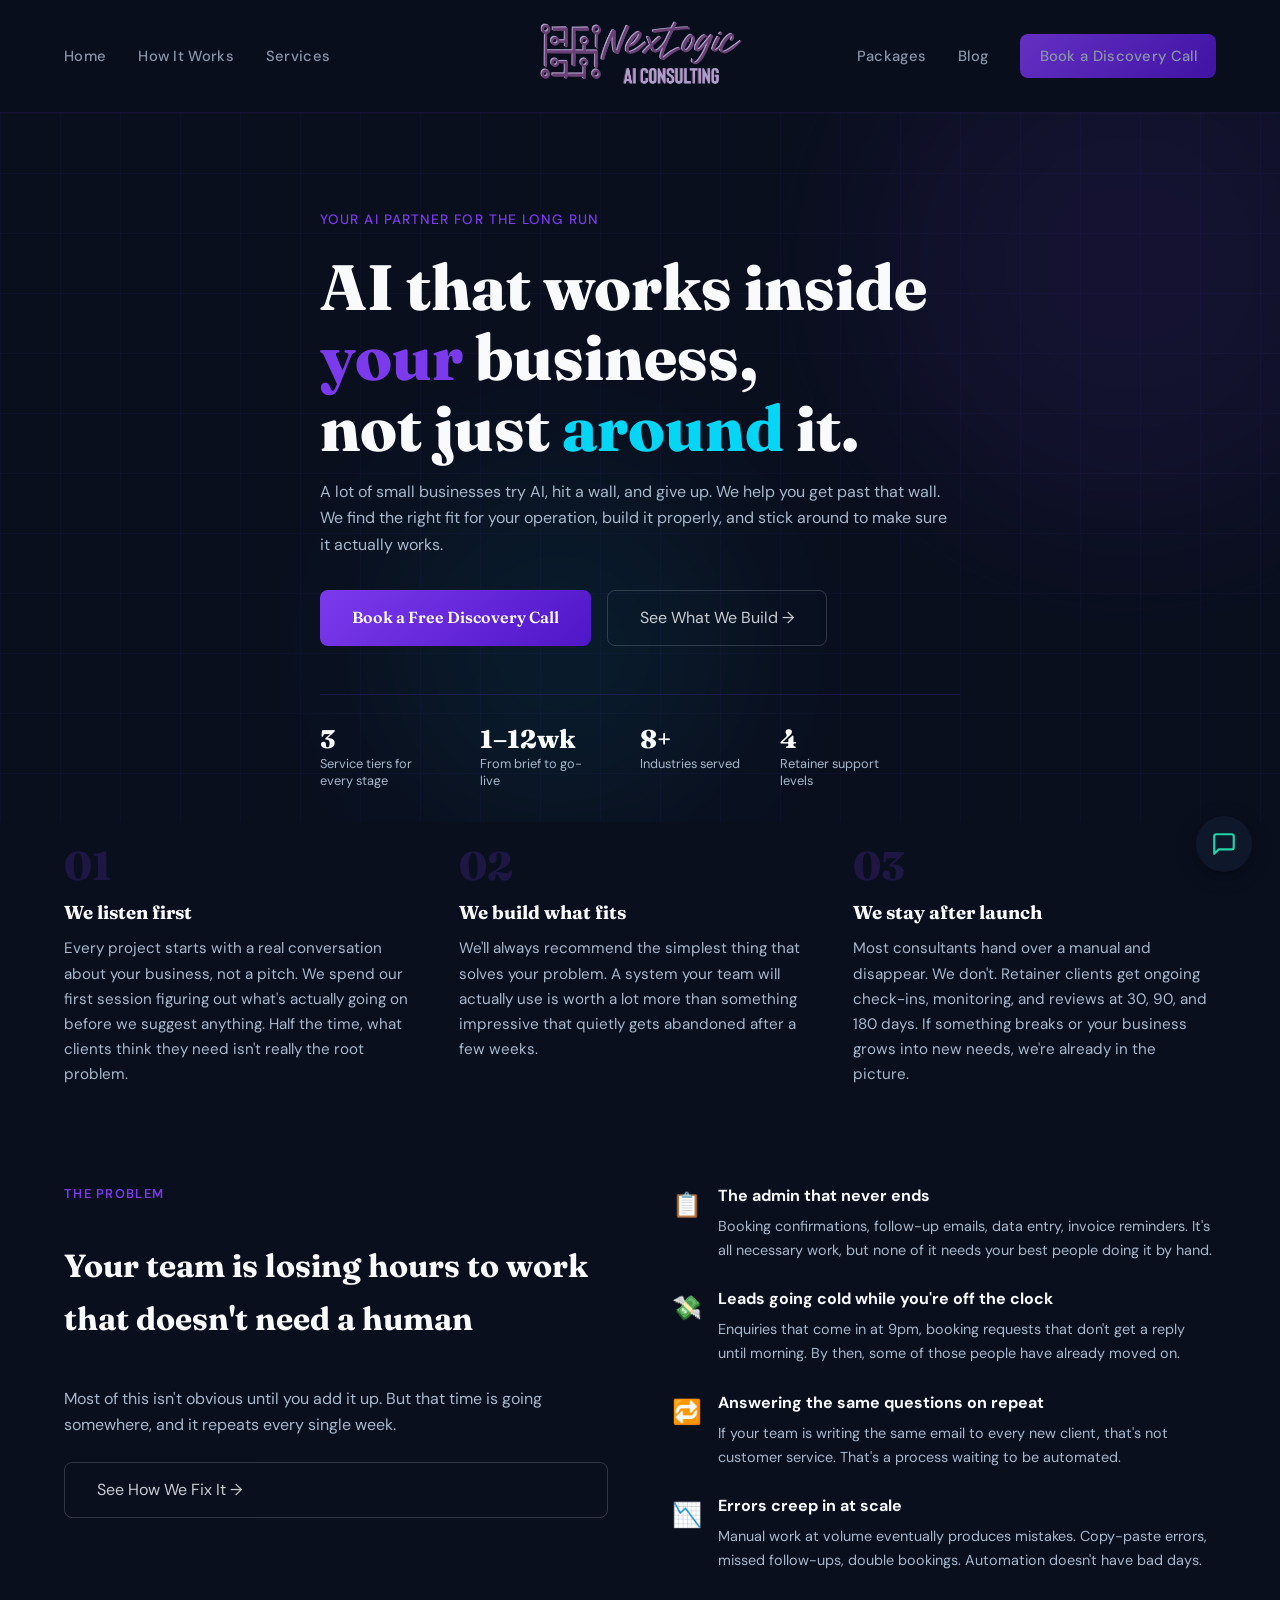
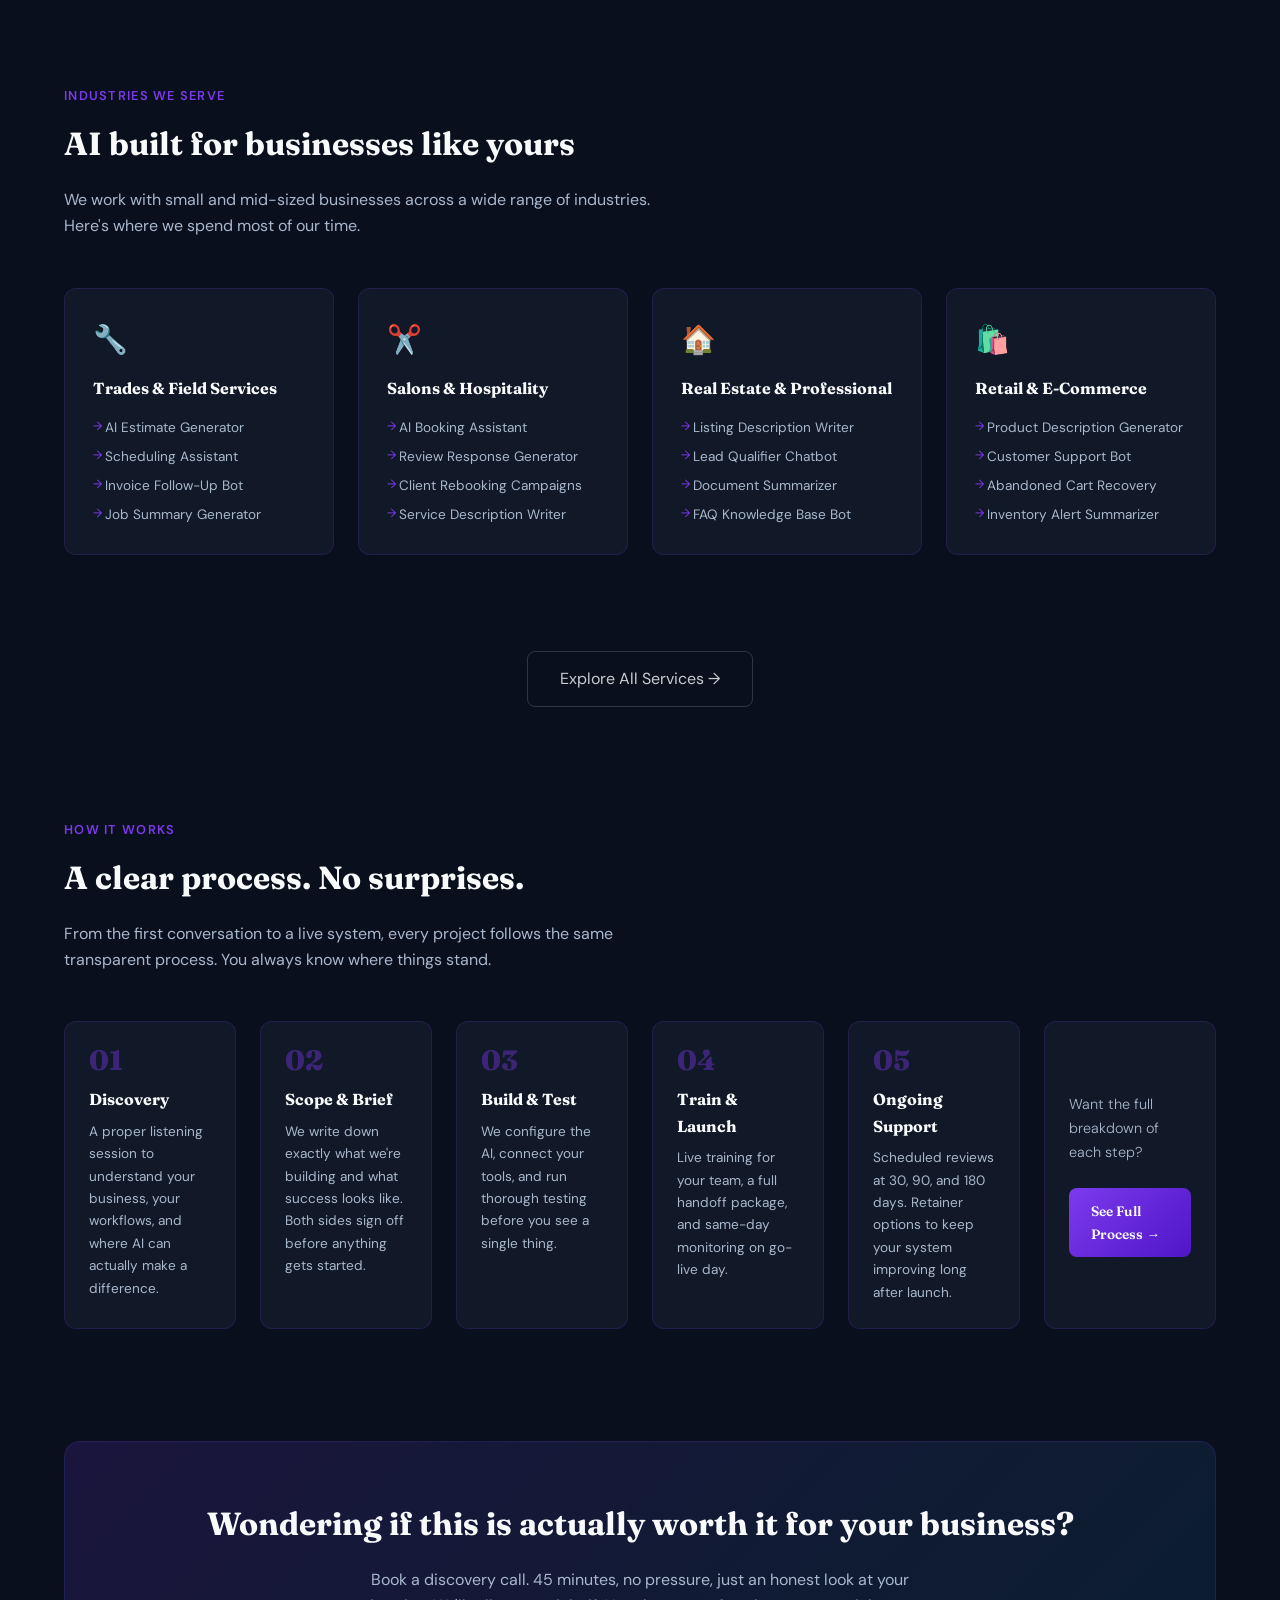
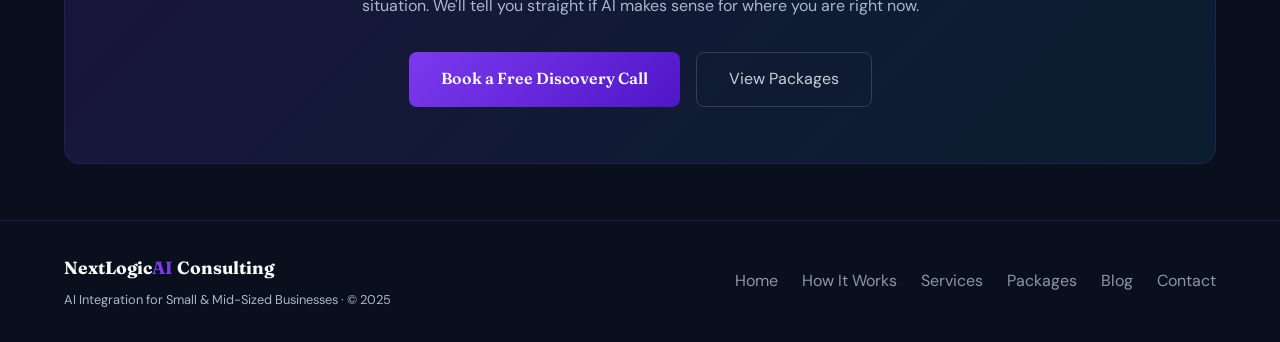
<file: index.html>
<!DOCTYPE html>
<html lang="en">
<head>
<meta charset="UTF-8">
<meta name="viewport" content="width=device-width, initial-scale=1.0">
<title>NextLogicAI Consulting — AI Integration for Small &amp; Mid-Sized Businesses</title>
<meta name="description" content="NextLogicAI helps small and mid-sized businesses build, deploy, and maintain AI tools that save time, reduce errors, and grow revenue. Practical AI consulting — no hype, just results.">
<meta name="robots" content="index, follow">
<link rel="canonical" href="https://www.nextlogic-ai.com/">
<meta property="og:type" content="website">
<meta property="og:url" content="https://www.nextlogic-ai.com/">
<meta property="og:title" content="NextLogicAI Consulting — AI Integration for Small &amp; Mid-Sized Businesses">
<meta property="og:description" content="NextLogicAI helps small and mid-sized businesses build, deploy, and maintain AI tools that save time, reduce errors, and grow revenue.">
<meta property="og:image" content="https://www.nextlogic-ai.com/og-image.jpg">
<meta property="og:site_name" content="NextLogicAI Consulting">
<meta property="og:locale" content="en_CA">
<meta name="twitter:card" content="summary_large_image">
<meta name="twitter:title" content="NextLogicAI Consulting — AI Integration for Small &amp; Mid-Sized Businesses">
<meta name="twitter:description" content="Practical AI consulting for SMBs. We build, deploy, and maintain AI tools that save time and grow revenue.">
<meta name="twitter:image" content="https://www.nextlogic-ai.com/og-image.jpg">
<script type="application/ld+json">
{"@context":"https://schema.org","@graph":[{"@type":"Organization","@id":"https://www.nextlogic-ai.com/#organization","name":"NextLogicAI Consulting","url":"https://www.nextlogic-ai.com","logo":"https://www.nextlogic-ai.com/logo.png","email":"info@nextlogicai.com"},{"@type":"WebSite","@id":"https://www.nextlogic-ai.com/#website","url":"https://www.nextlogic-ai.com","name":"NextLogicAI Consulting","publisher":{"@id":"https://www.nextlogic-ai.com/#organization"}}]}
</script>
<link rel="stylesheet" href="style.css">
</head>
<body>

<section id="hero">
  <div style="position:absolute;inset:0;pointer-events:none;">
    <div class="grid-lines"></div>
    <div class="orb orb-1"></div>
    <div class="orb orb-2"></div>
  </div>
  <div class="section-inner">
  <div class="hero-inner">
    <div class="hero-label">Your AI Partner for the Long Run</div>
    <h1>AI that works inside<br><span class="accent-v">your</span> business,<br>not just <span class="accent-c">around</span> it.</h1>
    <p class="hero-sub">A lot of small businesses try AI, hit a wall, and give up. We help you get past that wall. We find the right fit for your operation, build it properly, and stick around to make sure it actually works.</p>
    <div class="hero-actions">
      <a href="contact.html" class="btn-primary">Book a Free Discovery Call</a>
      <a href="services.html" class="btn-secondary">See What We Build &rarr;</a>
    </div>
    <div class="hero-stat-row">
      <div class="hero-stat"><strong>3</strong><span>Service tiers for every stage</span></div>
      <div class="hero-stat"><strong>1&ndash;12wk</strong><span>From brief to go-live</span></div>
      <div class="hero-stat"><strong>8+</strong><span>Industries served</span></div>
      <div class="hero-stat"><strong>4</strong><span>Retainer support levels</span></div>
    </div>
  </div>
</div>
</section>

<section id="intro">
  <div class="intro-inner reveal">
    <div class="intro-item"><div class="intro-item-num">01</div><h3>We listen first</h3><p>Every project starts with a real conversation about your business, not a pitch. We spend our first session figuring out what's actually going on before we suggest anything. Half the time, what clients think they need isn't really the root problem.</p></div>
    <div class="intro-item"><div class="intro-item-num">02</div><h3>We build what fits</h3><p>We'll always recommend the simplest thing that solves your problem. A system your team will actually use is worth a lot more than something impressive that quietly gets abandoned after a few weeks.</p></div>
    <div class="intro-item"><div class="intro-item-num">03</div><h3>We stay after launch</h3><p>Most consultants hand over a manual and disappear. We don't. Retainer clients get ongoing check-ins, monitoring, and reviews at 30, 90, and 180 days. If something breaks or your business grows into new needs, we're already in the picture.</p></div>
  </div>
</section>

<section id="problem">
  <div class="problem-grid reveal">
    <div>
      <div class="section-label">The Problem</div>
      <h2 class="section-title">Your team is losing hours to work that doesn't need a human</h2>
      <p class="section-desc">Most of this isn't obvious until you add it up. But that time is going somewhere, and it repeats every single week.</p>
      <a href="how-it-works.html" class="btn-secondary">See How We Fix It &rarr;</a>
    </div>
    <div class="problem-pains">
      <div class="pain-item"><div class="pain-icon">📋</div><div><strong>The admin that never ends</strong><p>Booking confirmations, follow-up emails, data entry, invoice reminders. It's all necessary work, but none of it needs your best people doing it by hand.</p></div></div>
      <div class="pain-item"><div class="pain-icon">💸</div><div><strong>Leads going cold while you're off the clock</strong><p>Enquiries that come in at 9pm, booking requests that don't get a reply until morning. By then, some of those people have already moved on.</p></div></div>
      <div class="pain-item"><div class="pain-icon">🔁</div><div><strong>Answering the same questions on repeat</strong><p>If your team is writing the same email to every new client, that's not customer service. That's a process waiting to be automated.</p></div></div>
      <div class="pain-item"><div class="pain-icon">📉</div><div><strong>Errors creep in at scale</strong><p>Manual work at volume eventually produces mistakes. Copy-paste errors, missed follow-ups, double bookings. Automation doesn't have bad days.</p></div></div>
    </div>
  </div>
</section>

<section id="industries">
  <div class="industries-inner">
    <div class="reveal">
      <div class="section-label">Industries We Serve</div>
      <h2 class="section-title">AI built for businesses like yours</h2>
      <p class="section-desc">We work with small and mid-sized businesses across a wide range of industries. Here's where we spend most of our time.</p>
    </div>
    <div class="industry-grid reveal">
      <div class="industry-card"><div class="industry-icon">🔧</div><h3>Trades &amp; Field Services</h3><ul><li>AI Estimate Generator</li><li>Scheduling Assistant</li><li>Invoice Follow-Up Bot</li><li>Job Summary Generator</li></ul></div>
      <div class="industry-card"><div class="industry-icon">✂️</div><h3>Salons &amp; Hospitality</h3><ul><li>AI Booking Assistant</li><li>Review Response Generator</li><li>Client Rebooking Campaigns</li><li>Service Description Writer</li></ul></div>
      <div class="industry-card"><div class="industry-icon">🏠</div><h3>Real Estate &amp; Professional</h3><ul><li>Listing Description Writer</li><li>Lead Qualifier Chatbot</li><li>Document Summarizer</li><li>FAQ Knowledge Base Bot</li></ul></div>
      <div class="industry-card"><div class="industry-icon">🛍️</div><h3>Retail &amp; E-Commerce</h3><ul><li>Product Description Generator</li><li>Customer Support Bot</li><li>Abandoned Cart Recovery</li><li>Inventory Alert Summarizer</li></ul></div>
    </div>
    <div style="text-align:center;margin-top:3rem;" class="reveal">
      <a href="services.html" class="btn-secondary">Explore All Services &rarr;</a>
    </div>
  </div>
</section>

<section id="process-preview">
  <div class="reveal">
     <div class="section-inner">
    <div class="section-label">How It Works</div>
    <h2 class="section-title">A clear process. No surprises.</h2>
    <p class="section-desc">From the first conversation to a live system, every project follows the same transparent process. You always know where things stand.</p>
  </div>
  <div class="steps-row reveal">
    <div class="step-mini"><div class="step-mini-num">01</div><h3>Discovery</h3><p>A proper listening session to understand your business, your workflows, and where AI can actually make a difference.</p></div>
    <div class="step-mini"><div class="step-mini-num">02</div><h3>Scope &amp; Brief</h3><p>We write down exactly what we're building and what success looks like. Both sides sign off before anything gets started.</p></div>
    <div class="step-mini"><div class="step-mini-num">03</div><h3>Build &amp; Test</h3><p>We configure the AI, connect your tools, and run thorough testing before you see a single thing.</p></div>
    <div class="step-mini"><div class="step-mini-num">04</div><h3>Train &amp; Launch</h3><p>Live training for your team, a full handoff package, and same-day monitoring on go-live day.</p></div>
    <div class="step-mini"><div class="step-mini-num">05</div><h3>Ongoing Support</h3><p>Scheduled reviews at 30, 90, and 180 days. Retainer options to keep your system improving long after launch.</p></div>
    <div class="step-mini" style="display:flex;flex-direction:column;justify-content:center;align-items:flex-start;">
      <p style="font-size:0.9rem;color:var(--muted);margin-bottom:1.5rem;font-weight:300;">Want the full breakdown of each step?</p>
      <a href="how-it-works.html" class="btn-primary" style="font-size:0.85rem;padding:0.75rem 1.4rem;">See Full Process &rarr;</a>
    </div>
  </div>
</div>
</section>

<section class="cta-section">
  <div class="cta-strip reveal" style="max-width:1200px;margin:0 auto;">
    <h2>Wondering if this is actually worth it for your business?</h2>
    <p>Book a discovery call. 45 minutes, no pressure, just an honest look at your situation. We'll tell you straight if AI makes sense for where you are right now.</p>
    <div class="cta-strip-actions">
      <a href="contact.html" class="btn-primary">Book a Free Discovery Call</a>
      <a href="packages.html" class="btn-secondary">View Packages</a>
    </div>
  </div>
</section>

<script src="shared.js"></script>
<script>injectNav('index'); injectFooter();</script>
<script src="chatbot.js"></script>
</body>
</html>
</file>
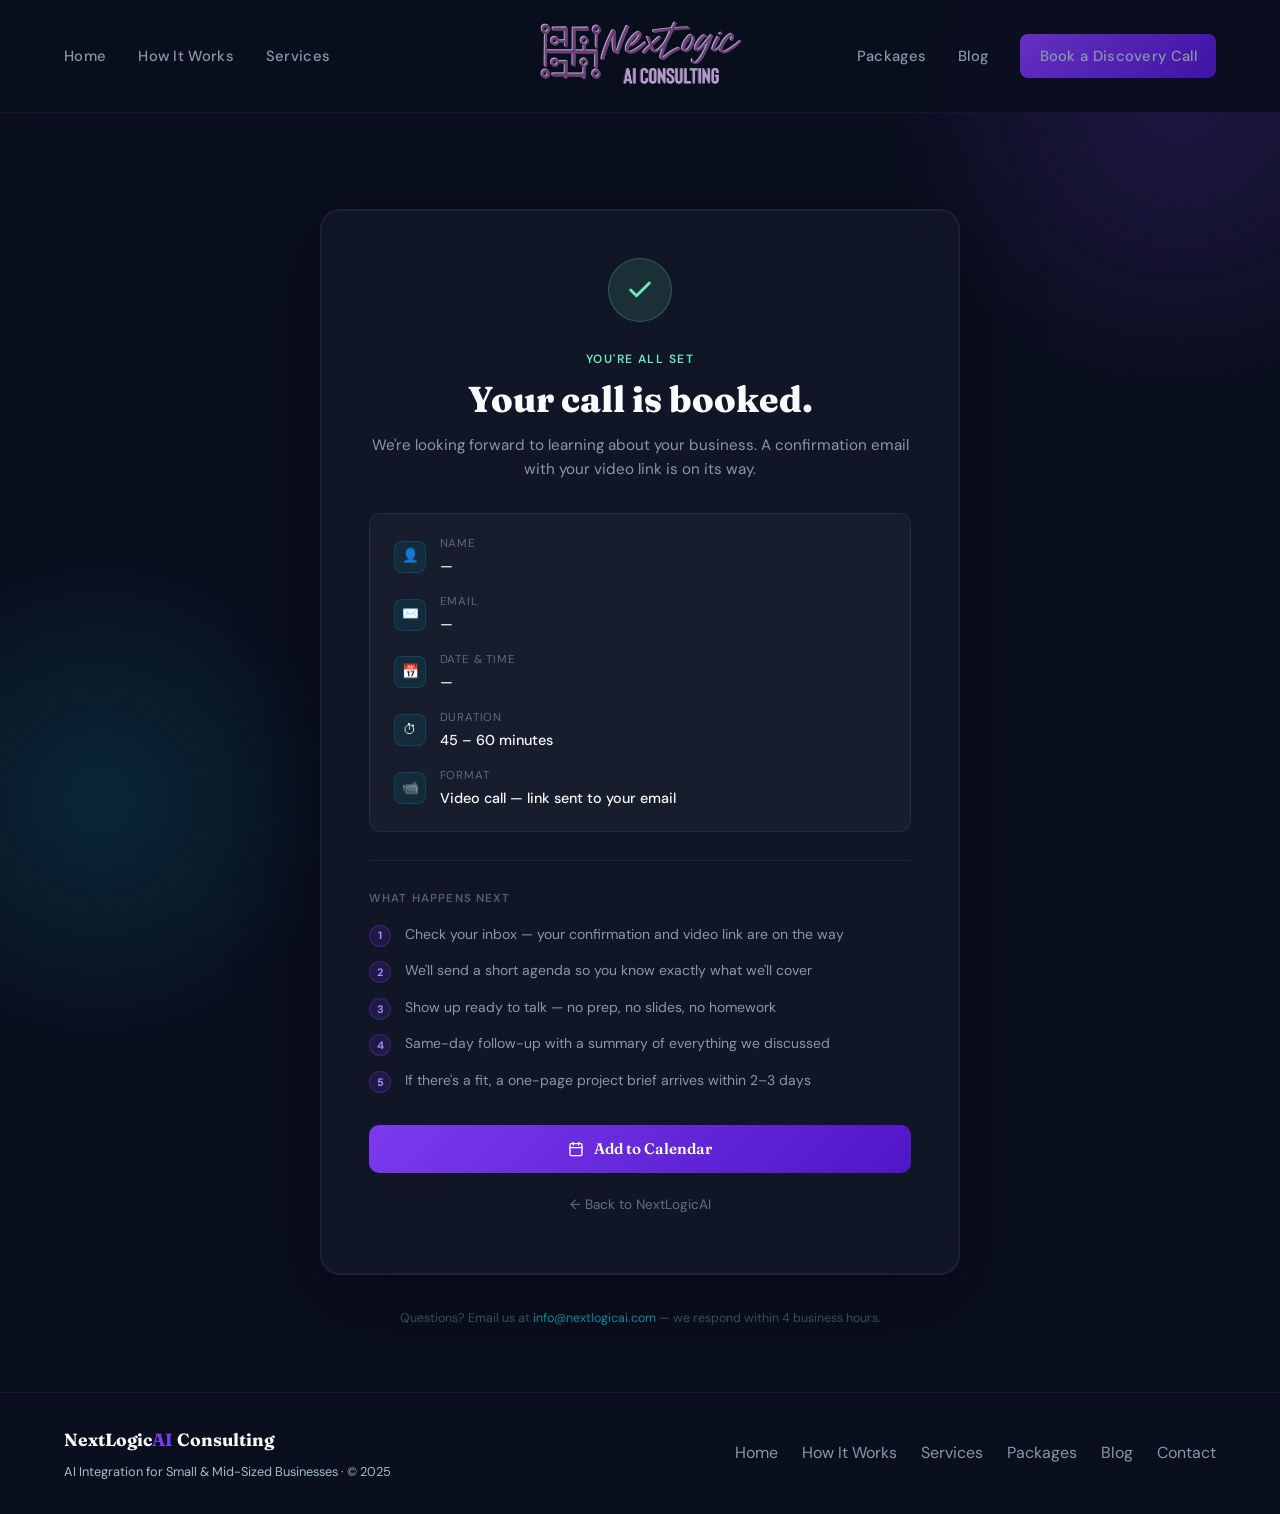
<file: confirmation.html>
<!DOCTYPE html>
<html lang="en">
<head>
<meta charset="UTF-8">
<meta name="viewport" content="width=device-width, initial-scale=1.0">
<title>You're Booked — NextLogicAI Consulting</title>
<meta name="robots" content="noindex, nofollow">
<link href="https://fonts.googleapis.com/css2?family=Fraunces:ital,opsz,wght@0,9..144,400;0,9..144,600;0,9..144,700;0,9..144,800;1,9..144,400&family=DM+Sans:ital,opsz,wght@0,9..40,300;0,9..40,400;0,9..40,500;0,9..40,600;1,9..40,400&display=swap" rel="stylesheet">
<link rel="stylesheet" href="style.css">
<style>

  /* ── PAGE SHELL ── */
  .confirm-page {
    min-height: 100vh;
    display: flex;
    flex-direction: column;
    align-items: center;
    justify-content: center;
    padding: 6rem 1.5rem 4rem;
    position: relative;
    overflow: hidden;
  }

  /* background orbs */
  .confirm-page::before {
    content: '';
    position: fixed;
    top: -200px;
    right: -200px;
    width: 600px;
    height: 600px;
    background: radial-gradient(circle, rgba(124,58,237,0.18) 0%, transparent 70%);
    border-radius: 50%;
    pointer-events: none;
    z-index: 0;
  }

  .confirm-page::after {
    content: '';
    position: fixed;
    bottom: -150px;
    left: -150px;
    width: 500px;
    height: 500px;
    background: radial-gradient(circle, rgba(6,214,245,0.12) 0%, transparent 70%);
    border-radius: 50%;
    pointer-events: none;
    z-index: 0;
  }

  /* ── CARD ── */
  .confirm-card {
    position: relative;
    z-index: 1;
    width: 100%;
    max-width: 640px;
    background: rgba(17,24,39,0.9);
    border: 1px solid rgba(124,58,237,0.2);
    border-radius: 20px;
    padding: 3rem;
    backdrop-filter: blur(12px);
    box-shadow: 0 24px 80px rgba(0,0,0,0.4), 0 0 0 1px rgba(255,255,255,0.04) inset;
    animation: cardIn 0.6s cubic-bezier(0.16, 1, 0.3, 1) both;
  }

  @keyframes cardIn {
    from { opacity: 0; transform: translateY(32px) scale(0.98); }
    to   { opacity: 1; transform: none; }
  }

  /* ── CHECK ICON ── */
  .confirm-icon {
    width: 64px;
    height: 64px;
    border-radius: 50%;
    background: rgba(110,231,183,0.12);
    border: 1px solid rgba(110,231,183,0.25);
    display: flex;
    align-items: center;
    justify-content: center;
    margin: 0 auto 1.75rem;
    animation: popIn 0.5s 0.3s cubic-bezier(0.16, 1, 0.3, 1) both;
  }

  @keyframes popIn {
    from { opacity: 0; transform: scale(0.5); }
    to   { opacity: 1; transform: scale(1); }
  }

  .confirm-icon svg {
    width: 28px;
    height: 28px;
    stroke: #6ee7b7;
    stroke-width: 2.5;
    fill: none;
    stroke-linecap: round;
    stroke-linejoin: round;
    stroke-dasharray: 40;
    stroke-dashoffset: 40;
    animation: drawCheck 0.45s 0.6s ease forwards;
  }

  @keyframes drawCheck {
    to { stroke-dashoffset: 0; }
  }

  /* ── HEADING ── */
  .confirm-label {
    text-align: center;
    font-size: 0.75rem;
    font-weight: 600;
    letter-spacing: 0.12em;
    text-transform: uppercase;
    color: #6ee7b7;
    margin-bottom: 0.6rem;
    animation: fadeUp 0.5s 0.4s ease both;
  }

  .confirm-title {
    font-family: 'Fraunces', serif;
    font-size: clamp(1.75rem, 4vw, 2.25rem);
    font-weight: 800;
    text-align: center;
    color: var(--white, #f8fafc);
    line-height: 1.15;
    margin-bottom: 0.75rem;
    animation: fadeUp 0.5s 0.5s ease both;
  }

  .confirm-sub {
    text-align: center;
    color: rgba(168,184,204,0.8);
    font-size: 0.95rem;
    line-height: 1.6;
    margin-bottom: 2rem;
    animation: fadeUp 0.5s 0.55s ease both;
  }

  @keyframes fadeUp {
    from { opacity: 0; transform: translateY(12px); }
    to   { opacity: 1; transform: none; }
  }

  /* ── BOOKING SUMMARY ── */
  .booking-summary {
    background: rgba(255,255,255,0.03);
    border: 1px solid rgba(255,255,255,0.07);
    border-radius: 12px;
    padding: 1.25rem 1.5rem;
    margin-bottom: 1.75rem;
    display: flex;
    flex-direction: column;
    gap: 0.85rem;
    animation: fadeUp 0.5s 0.6s ease both;
  }

  .summary-row {
    display: flex;
    align-items: center;
    gap: 0.85rem;
    font-size: 0.9rem;
  }

  .summary-icon {
    width: 32px;
    height: 32px;
    border-radius: 8px;
    background: rgba(6,214,245,0.08);
    border: 1px solid rgba(6,214,245,0.15);
    display: flex;
    align-items: center;
    justify-content: center;
    font-size: 0.85rem;
    flex-shrink: 0;
  }

  .summary-label {
    font-size: 0.72rem;
    text-transform: uppercase;
    letter-spacing: 0.07em;
    color: rgba(168,184,204,0.5);
    margin-bottom: 0.1rem;
  }

  .summary-value {
    color: #f8fafc;
    font-weight: 500;
    font-size: 0.9rem;
  }

  /* ── DIVIDER ── */
  .confirm-divider {
    border: none;
    border-top: 1px solid rgba(255,255,255,0.06);
    margin: 0.25rem 0 1.75rem;
    animation: fadeUp 0.5s 0.65s ease both;
  }

  /* ── NEXT STEPS ── */
  .next-steps-label {
    font-size: 0.72rem;
    font-weight: 600;
    letter-spacing: 0.1em;
    text-transform: uppercase;
    color: rgba(168,184,204,0.45);
    margin-bottom: 1rem;
    animation: fadeUp 0.5s 0.7s ease both;
  }

  .steps-list {
    list-style: none;
    padding: 0;
    margin: 0 0 2rem;
    display: flex;
    flex-direction: column;
    gap: 0.85rem;
    counter-reset: steps;
    animation: fadeUp 0.5s 0.75s ease both;
  }

  .steps-list li {
    counter-increment: steps;
    display: flex;
    gap: 0.85rem;
    align-items: flex-start;
    font-size: 0.875rem;
    color: rgba(168,184,204,0.8);
    line-height: 1.5;
  }

  .steps-list li::before {
    content: counter(steps);
    width: 22px;
    height: 22px;
    border-radius: 50%;
    background: rgba(124,58,237,0.15);
    border: 1px solid rgba(124,58,237,0.3);
    display: flex;
    align-items: center;
    justify-content: center;
    font-size: 0.68rem;
    font-weight: 700;
    color: #a78bfa;
    flex-shrink: 0;
    margin-top: 1px;
  }

  /* ── ACTIONS ── */
  .confirm-actions {
    display: flex;
    flex-direction: column;
    gap: 0.75rem;
    animation: fadeUp 0.5s 0.8s ease both;
  }

  .btn-cal {
    display: flex;
    align-items: center;
    justify-content: center;
    gap: 0.6rem;
    width: 100%;
    background: linear-gradient(135deg, #7c3aed, #4f16c7);
    color: white;
    padding: 0.9rem 1.5rem;
    border-radius: 10px;
    font-family: 'Fraunces', serif;
    font-weight: 600;
    font-size: 0.95rem;
    cursor: pointer;
    border: none;
    transition: transform 0.18s, box-shadow 0.18s;
    text-decoration: none;
    opacity: 1;
  }

  .btn-cal:hover {
    transform: translateY(-2px);
    box-shadow: 0 8px 24px rgba(124,58,237,0.35);
    opacity: 1;
  }

  .btn-cal svg {
    width: 16px;
    height: 16px;
    stroke: currentColor;
    fill: none;
    stroke-width: 2;
    flex-shrink: 0;
  }

  .btn-back {
    display: block;
    text-align: center;
    color: rgba(168,184,204,0.55);
    font-size: 0.85rem;
    padding: 0.6rem;
    transition: color 0.15s;
    text-decoration: none;
    opacity: 1;
  }

  .btn-back:hover {
    color: #f8fafc;
    opacity: 1;
  }

  /* ── FOOTER NOTE ── */
  .confirm-footer-note {
    position: relative;
    z-index: 1;
    margin-top: 2rem;
    font-size: 0.78rem;
    color: rgba(168,184,204,0.35);
    text-align: center;
    animation: fadeUp 0.5s 0.9s ease both;
  }

  .confirm-footer-note a {
    color: rgba(6,214,245,0.6);
    text-decoration: none;
    opacity: 1;
  }

  .confirm-footer-note a:hover {
    color: #06d6f5;
  }

  /* ── RESPONSIVE ── */
  @media (max-width: 480px) {
    .confirm-card { padding: 2rem 1.25rem; }
    .confirm-title { font-size: 1.6rem; }
  }

  /* ── CALENDAR DROPDOWN ── */
  .cal-dropdown {
    position: relative;
  }

  .cal-options {
    display: none;
    position: absolute;
    bottom: calc(100% + 8px);
    left: 0;
    right: 0;
    background: #1a2235;
    border: 1px solid rgba(124,58,237,0.25);
    border-radius: 10px;
    overflow: hidden;
    box-shadow: 0 12px 40px rgba(0,0,0,0.4);
    z-index: 10;
  }

  .cal-options.open {
    display: block;
    animation: dropIn 0.2s ease;
  }

  @keyframes dropIn {
    from { opacity: 0; transform: translateY(6px); }
    to   { opacity: 1; transform: none; }
  }

  .cal-option {
    display: flex;
    align-items: center;
    gap: 0.75rem;
    padding: 0.85rem 1.25rem;
    font-size: 0.88rem;
    color: rgba(248,250,252,0.8);
    cursor: pointer;
    transition: background 0.15s;
    text-decoration: none;
    opacity: 1;
    border: none;
    background: none;
    width: 100%;
    font-family: 'DM Sans', sans-serif;
  }

  .cal-option:hover {
    background: rgba(124,58,237,0.12);
    color: #f8fafc;
    opacity: 1;
  }

  .cal-option + .cal-option {
    border-top: 1px solid rgba(255,255,255,0.05);
  }

  .cal-option-icon {
    font-size: 1.1rem;
    width: 20px;
    text-align: center;
    flex-shrink: 0;
  }
</style>
</head>
<body>

<div class="confirm-page">

  <div class="confirm-card">

    <!-- Check icon -->
    <div class="confirm-icon">
      <svg viewBox="0 0 24 24"><polyline points="20 6 9 17 4 12"></polyline></svg>
    </div>

    <!-- Heading -->
    <div class="confirm-label">You're all set</div>
    <h1 class="confirm-title">Your call is booked.</h1>
    <p class="confirm-sub" id="confirm-sub">We're looking forward to learning about your business. A confirmation email with your video link is on its way.</p>

    <!-- Booking summary -->
    <div class="booking-summary">
      <div class="summary-row">
        <div class="summary-icon">👤</div>
        <div>
          <div class="summary-label">Name</div>
          <div class="summary-value" id="client-name">—</div>
        </div>
      </div>
      <div class="summary-row">
        <div class="summary-icon">✉️</div>
        <div>
          <div class="summary-label">Email</div>
          <div class="summary-value" id="client-email">—</div>
        </div>
      </div>
      <div class="summary-row">
        <div class="summary-icon">📅</div>
        <div>
          <div class="summary-label">Date &amp; Time</div>
          <div class="summary-value" id="event-datetime">—</div>
        </div>
      </div>
      <div class="summary-row">
        <div class="summary-icon">⏱</div>
        <div>
          <div class="summary-label">Duration</div>
          <div class="summary-value">45 – 60 minutes</div>
        </div>
      </div>
      <div class="summary-row">
        <div class="summary-icon">📹</div>
        <div>
          <div class="summary-label">Format</div>
          <div class="summary-value">Video call — link sent to your email</div>
        </div>
      </div>
    </div>

    <hr class="confirm-divider">

    <!-- Next steps -->
    <div class="next-steps-label">What happens next</div>
    <ol class="steps-list">
      <li>Check your inbox — your confirmation and video link are on the way</li>
      <li>We'll send a short agenda so you know exactly what we'll cover</li>
      <li>Show up ready to talk — no prep, no slides, no homework</li>
      <li>Same-day follow-up with a summary of everything we discussed</li>
      <li>If there's a fit, a one-page project brief arrives within 2–3 days</li>
    </ol>

    <!-- Actions -->
    <div class="confirm-actions">
      <div class="cal-dropdown">
        <button class="btn-cal" onclick="toggleCalDropdown()">
          <svg viewBox="0 0 24 24" stroke-linecap="round" stroke-linejoin="round">
            <rect x="3" y="4" width="18" height="18" rx="2" ry="2"></rect>
            <line x1="16" y1="2" x2="16" y2="6"></line>
            <line x1="8" y1="2" x2="8" y2="6"></line>
            <line x1="3" y1="10" x2="21" y2="10"></line>
          </svg>
          Add to Calendar
        </button>
        <div class="cal-options" id="calOptions">
          <a class="cal-option" href="#" onclick="addToCalendar('google'); return false;">
            <span class="cal-option-icon">🗓</span> Google Calendar
          </a>
          <a class="cal-option" href="#" onclick="addToCalendar('apple'); return false;">
            <span class="cal-option-icon">🍎</span> Apple Calendar (.ics)
          </a>
          <a class="cal-option" href="#" onclick="addToCalendar('outlook'); return false;">
            <span class="cal-option-icon">📧</span> Outlook / Office 365
          </a>
        </div>
      </div>

      <a href="index.html" class="btn-back">← Back to NextLogicAI</a>
    </div>

  </div>

  <p class="confirm-footer-note">
    Questions? Email us at <a href="mailto:info@nextlogicai.com">info@nextlogicai.com</a> — we respond within 4 business hours.
  </p>

</div>

<script src="shared.js"></script>
<script>injectNav('contact'); injectFooter();</script>

<script>
  // ── Populate client info from Calendly URL params ──
  (function populateClientInfo() {
    const params = new URLSearchParams(window.location.search);

    const name  = params.get('invitee_full_name') || params.get('name') || '';
    const email = params.get('invitee_email')     || params.get('email') || '';
    const start = params.get('event_start_time')  || '';

    // Name
    if (name) {
      document.getElementById('client-name').textContent = name;
      const firstName = name.split(' ')[0];
      document.getElementById('confirm-sub').textContent =
        `Thanks ${firstName} — we're looking forward to learning about your business. A confirmation email with your video link is on its way.`;
    }

    // Email
    if (email) {
      document.getElementById('client-email').textContent = email;
    }

    // Date & time — formatted nicely e.g. "Tuesday, April 22 at 2:00 PM MDT"
    if (start) {
      try {
        const dt = new Date(start);
        const formatted = dt.toLocaleString('en-CA', {
          weekday: 'long',
          month:   'long',
          day:     'numeric',
          hour:    'numeric',
          minute:  '2-digit',
          timeZoneName: 'short'
        });
        document.getElementById('event-datetime').textContent = formatted;
      } catch (e) {
        document.getElementById('event-datetime').textContent = start;
      }
    }
  })();

  // ── Calendar dropdown toggle ──
  function toggleCalDropdown() {
    const opts = document.getElementById('calOptions');
    opts.classList.toggle('open');
  }

  // Close dropdown if clicking outside
  document.addEventListener('click', function(e) {
    const dropdown = document.querySelector('.cal-dropdown');
    if (dropdown && !dropdown.contains(e.target)) {
      document.getElementById('calOptions').classList.remove('open');
    }
  });

  // ── Calendar link builder ──
  // Reads Calendly params from the URL if redirected from Calendly,
  // otherwise falls back to placeholder values.
  function getEventDetails() {
    const params = new URLSearchParams(window.location.search);
    return {
      title:    params.get('event_type_name') || 'Free Discovery Call — NextLogicAI',
      start:    params.get('event_start_time') || '',
      end:      params.get('event_end_time')   || '',
      location: params.get('event_location')   || 'Video call (link in confirmation email)',
    };
  }

  function toISOBasic(dateStr) {
    if (!dateStr) return '';
    return new Date(dateStr).toISOString().replace(/[-:]/g, '').split('.')[0] + 'Z';
  }

  function addToCalendar(type) {
    const ev = getEventDetails();
    const start = toISOBasic(ev.start);
    const end   = toISOBasic(ev.end);
    const title = encodeURIComponent(ev.title);
    const loc   = encodeURIComponent(ev.location);
    const desc  = encodeURIComponent('Your free AI discovery call with NextLogicAI Consulting. No prep needed — just show up ready to talk about your business.');

    if (type === 'google') {
      const url = `https://calendar.google.com/calendar/render?action=TEMPLATE&text=${title}&dates=${start}/${end}&details=${desc}&location=${loc}`;
      window.open(url, '_blank');
    }

    if (type === 'apple' || type === 'outlook') {
      const ics = [
        'BEGIN:VCALENDAR',
        'VERSION:2.0',
        'BEGIN:VEVENT',
        `DTSTART:${start || '20250101T120000Z'}`,
        `DTEND:${end   || '20250101T130000Z'}`,
        `SUMMARY:${ev.title}`,
        `DESCRIPTION:Your free AI discovery call with NextLogicAI Consulting.`,
        `LOCATION:${ev.location}`,
        'END:VEVENT',
        'END:VCALENDAR'
      ].join('\r\n');

      const blob = new Blob([ics], { type: 'text/calendar;charset=utf-8' });
      const link = document.createElement('a');
      link.href = URL.createObjectURL(blob);
      link.download = 'nextlogicai-discovery-call.ics';
      link.click();
    }

    document.getElementById('calOptions').classList.remove('open');
  }
</script>
</body>
</html>
</file>
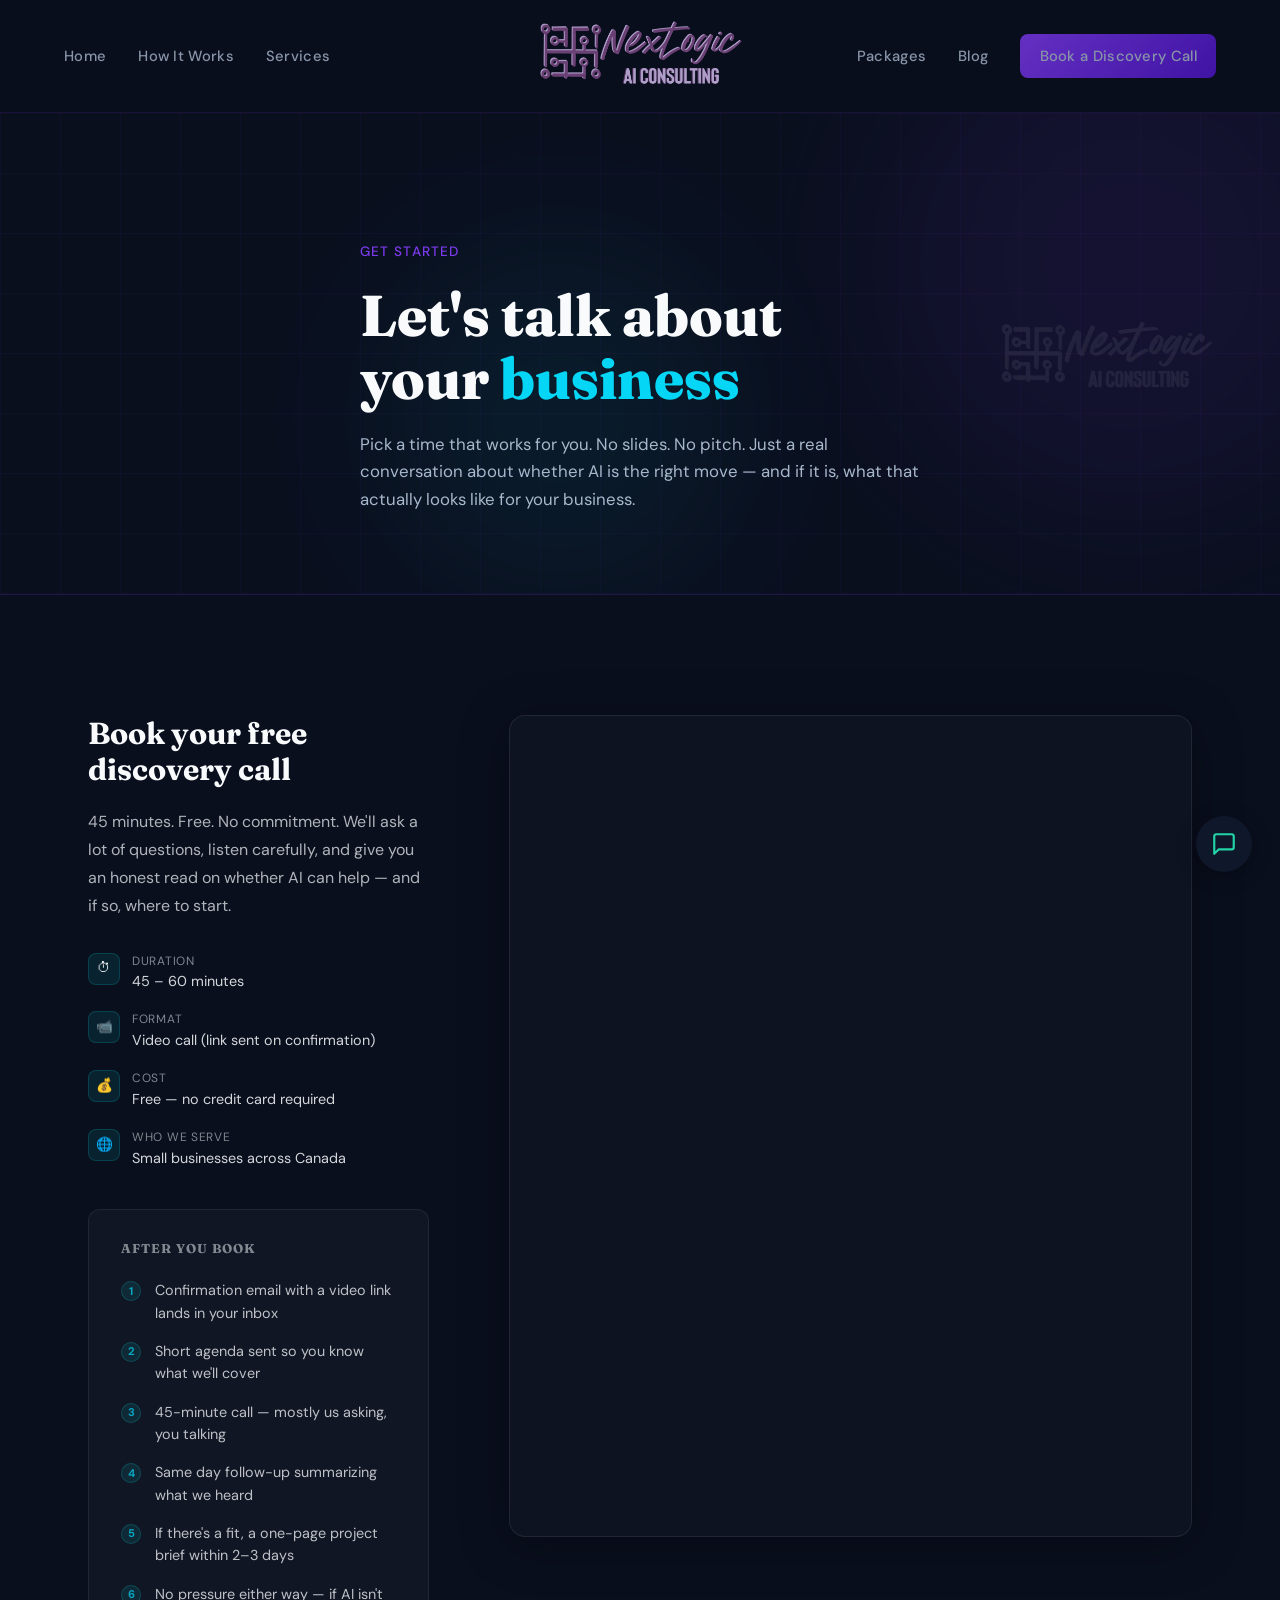
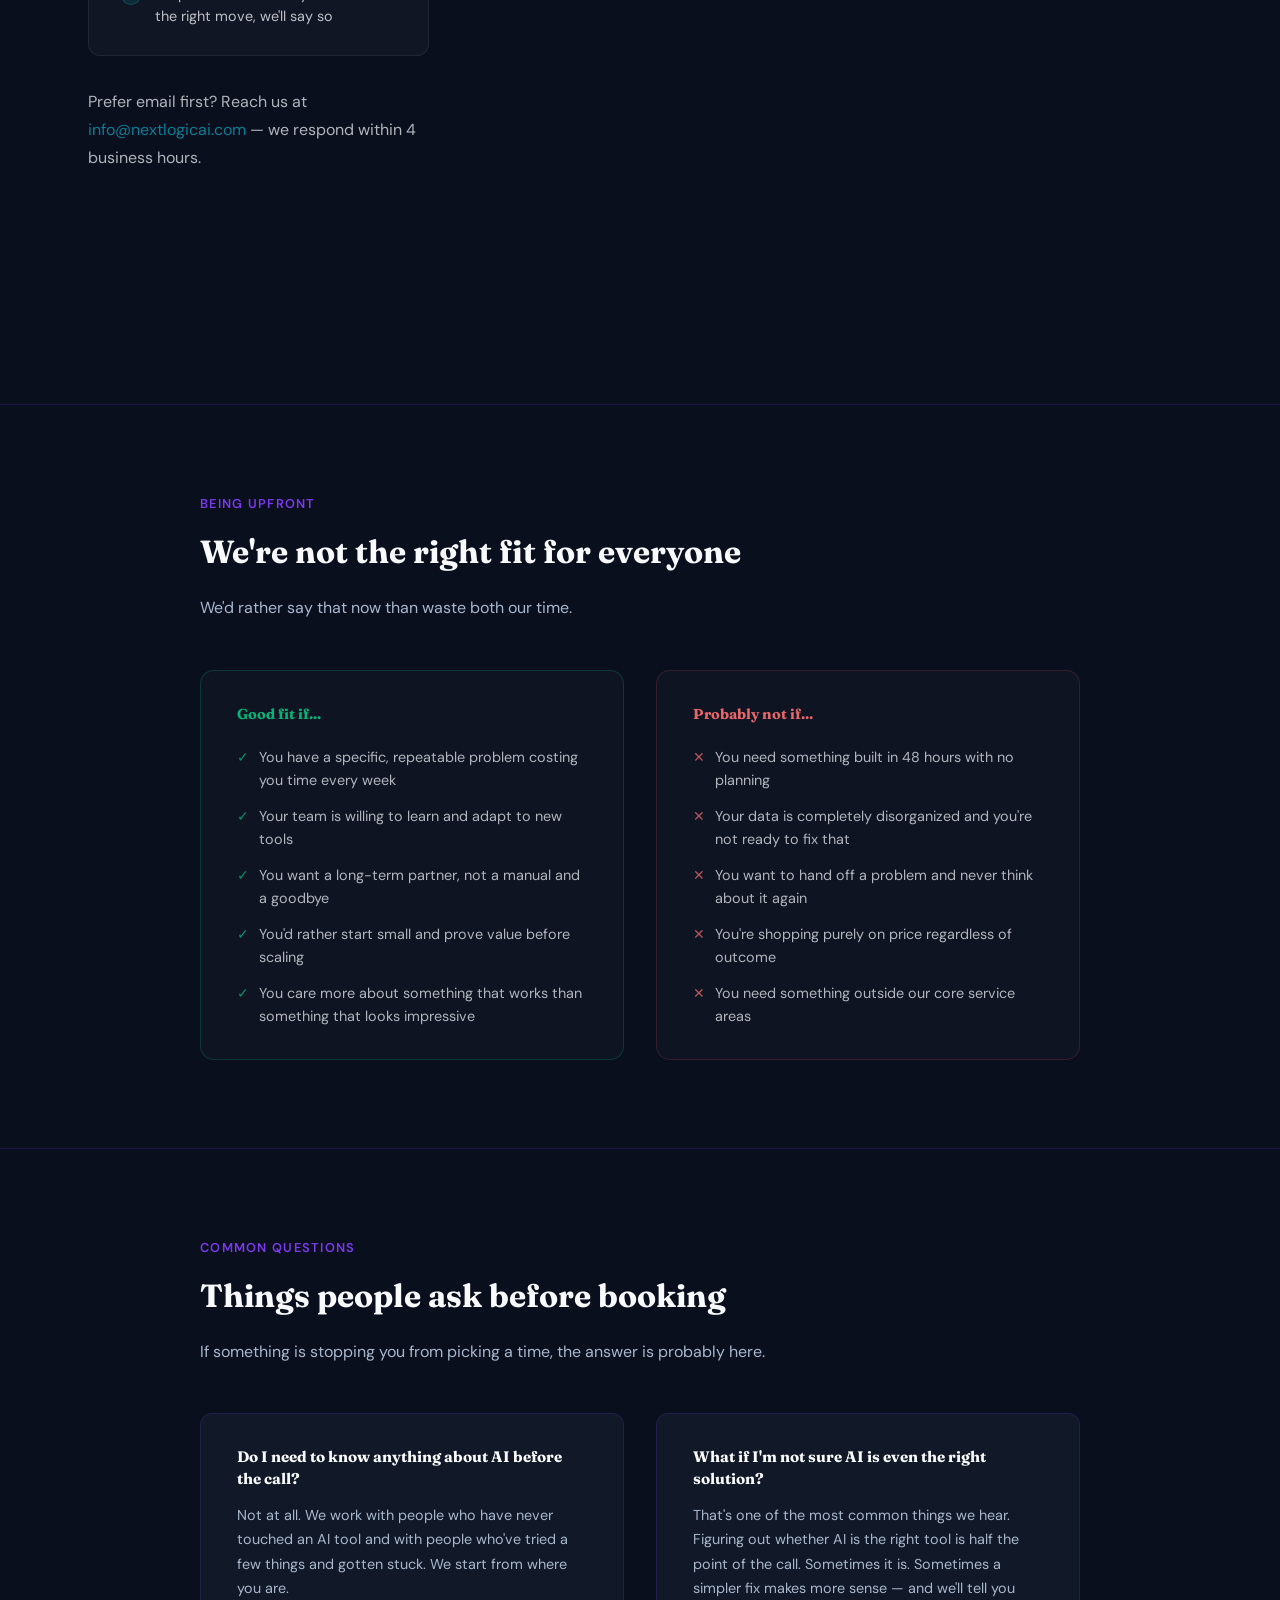
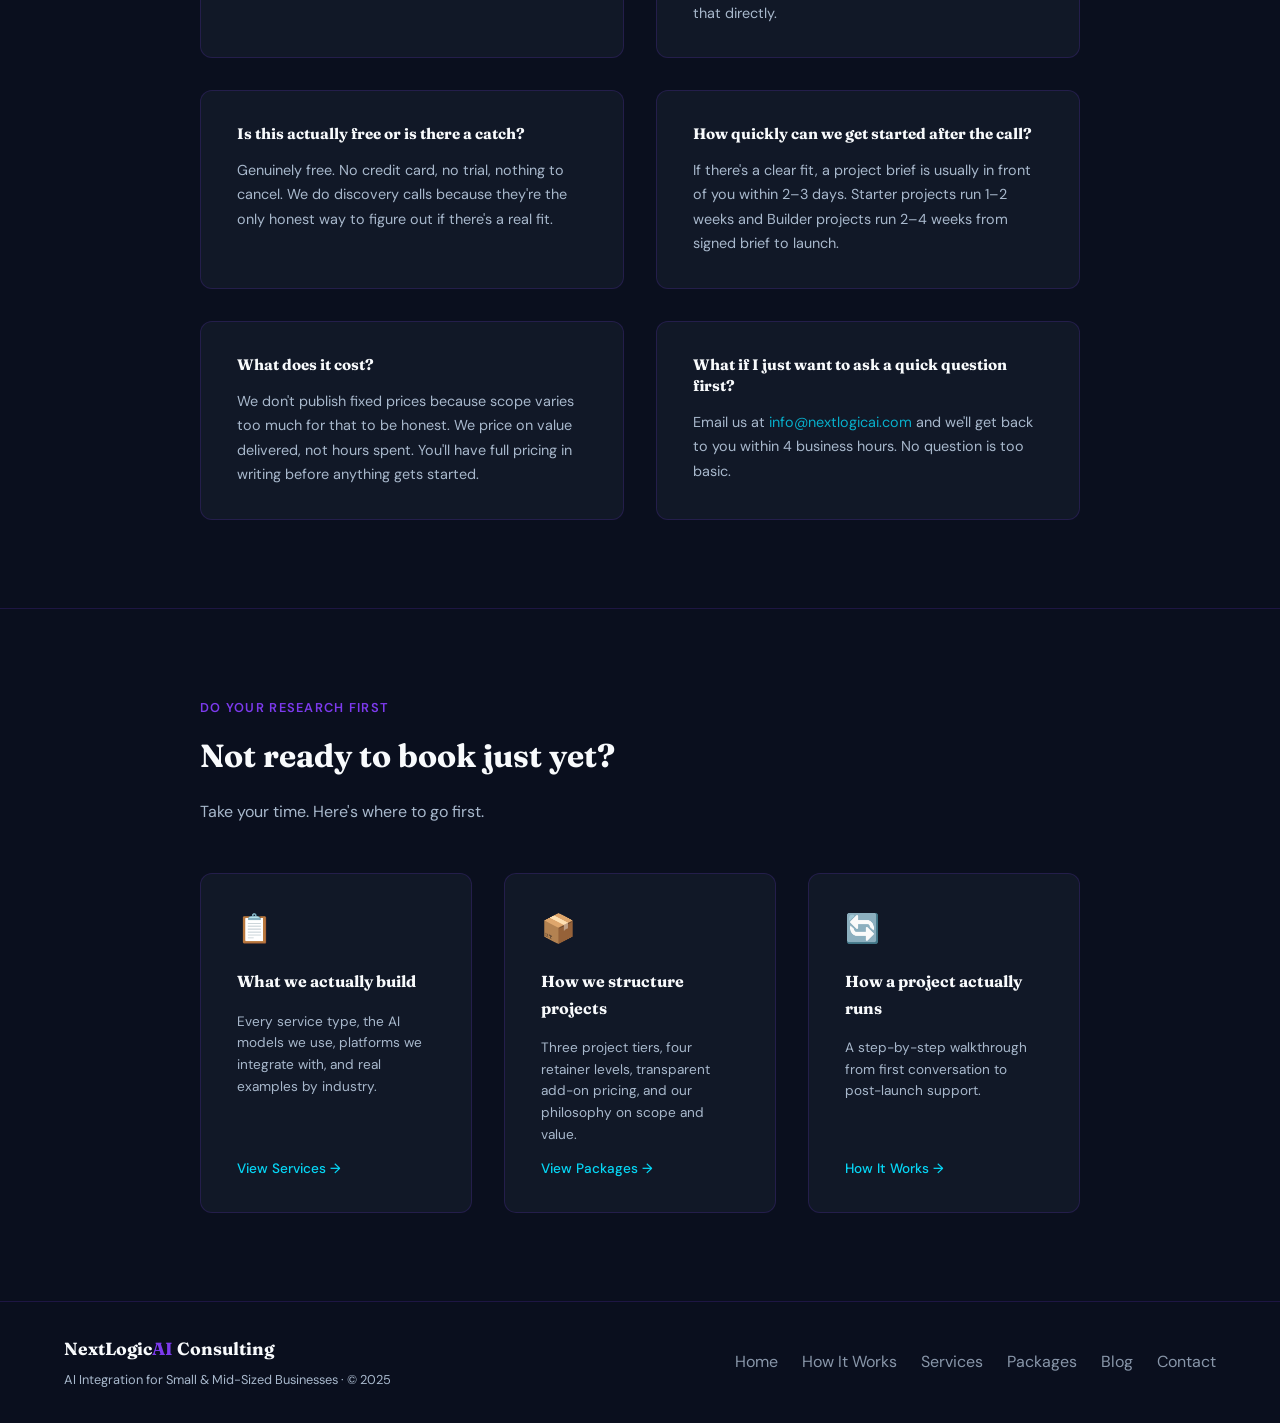
<file: contact.html>
<!DOCTYPE html>
<html lang="en">
<head>
<meta charset="UTF-8">
<meta name="viewport" content="width=device-width, initial-scale=1.0">
<title>Book a Free Discovery Call — NextLogicAI Consulting</title>
<meta name="description" content="Book a free 45-minute AI discovery call with NextLogicAI. No pitch, no commitment — just an honest assessment of whether AI is the right fit for your business.">
<meta name="robots" content="index, follow">
<link rel="canonical" href="https://www.nextlogic-ai.com/contact.html">
<meta property="og:type" content="website">
<meta property="og:url" content="https://www.nextlogic-ai.com/contact.html">
<meta property="og:title" content="Book a Free Discovery Call — NextLogicAI Consulting">
<meta property="og:description" content="Book a free 45-minute AI discovery call. No pitch, no commitment — just an honest conversation about your business.">
<meta property="og:image" content="https://www.nextlogic-ai.com/og-image.jpg">
<meta property="og:site_name" content="NextLogicAI Consulting">
<meta name="twitter:card" content="summary_large_image">
<meta name="twitter:title" content="Book a Free Discovery Call — NextLogicAI Consulting">
<meta name="twitter:description" content="45 minutes. No slides. No pitch. Just a conversation about whether AI is the right fit for your business.">
<meta name="twitter:image" content="https://www.nextlogic-ai.com/og-image.jpg">
<script type="application/ld+json">
{"@context":"https://schema.org","@type":"ContactPage","name":"Book a Discovery Call","url":"https://www.nextlogic-ai.com/contact.html","description":"Book a free 45-minute AI discovery call with NextLogicAI Consulting.","isPartOf":{"@id":"https://www.nextlogic-ai.com/#website"}}
</script>

<!-- Calendly widget CSS -->
<link href="https://assets.calendly.com/assets/external/widget.css" rel="stylesheet">

<link rel="stylesheet" href="style.css">
</head>
<body>

<!-- ─────────────────── HERO ─────────────────── -->
<div class="page-hero">
  <div class="page-hero-bg">
    <div class="grid-lines"></div>
    <div class="orb orb-1"></div>
    <div class="orb orb-2"></div>
  </div>
  <div class="section-inner">
    <div class="page-hero-inner">
      <div class="page-hero-label">Get Started</div>
      <h1>Let's talk about<br>your <span class="accent-c">business</span></h1>
      <p>Pick a time that works for you. No slides. No pitch. Just a real conversation about whether AI is the right move — and if it is, what that actually looks like for your business.</p>
    </div>
  </div>
</div>

<hr class="divider">

<!-- ─────────────────── BOOKING ─────────────────── -->
<section id="booking" class="section-body">
  <div class="booking-layout">

    <!-- Sidebar -->
    <div class="booking-sidebar reveal">
      <h2>Book your free discovery call</h2>
      <p>45 minutes. Free. No commitment. We'll ask a lot of questions, listen carefully, and give you an honest read on whether AI can help — and if so, where to start.</p>

      <div class="call-details">
        <div class="call-detail">
          <div class="call-detail-icon">⏱</div>
          <div class="call-detail-text">
            <div class="call-detail-label">Duration</div>
            <div class="call-detail-value">45 – 60 minutes</div>
          </div>
        </div>
        <div class="call-detail">
          <div class="call-detail-icon">📹</div>
          <div class="call-detail-text">
            <div class="call-detail-label">Format</div>
            <div class="call-detail-value">Video call (link sent on confirmation)</div>
          </div>
        </div>
        <div class="call-detail">
          <div class="call-detail-icon">💰</div>
          <div class="call-detail-text">
            <div class="call-detail-label">Cost</div>
            <div class="call-detail-value">Free — no credit card required</div>
          </div>
        </div>
        <div class="call-detail">
          <div class="call-detail-icon">🌐</div>
          <div class="call-detail-text">
            <div class="call-detail-label">Who we serve</div>
            <div class="call-detail-value">Small businesses across Canada</div>
          </div>
        </div>
      </div>

      <div class="what-happens">
        <h4>After you book</h4>
        <ol>
          <li>Confirmation email with a video link lands in your inbox</li>
          <li>Short agenda sent so you know what we'll cover</li>
          <li>45-minute call — mostly us asking, you talking</li>
          <li>Same day follow-up summarizing what we heard</li>
          <li>If there's a fit, a one-page project brief within 2–3 days</li>
          <li>No pressure either way — if AI isn't the right move, we'll say so</li>
        </ol>
      </div>

      <p class="email-fallback">Prefer email first? Reach us at <a href="mailto:info@nextlogicai.com">info@nextlogicai.com</a> — we respond within 4 business hours.</p>
    </div>

    <!-- Calendly embed -->
    <div class="reveal">
      <div class="calendly-wrap">
        <div
          class="calendly-inline-widget"
          data-url="https://calendly.com/nextlogicai?hide_gdpr_banner=1&primary_color=06d6f5&background_color=111827&text_color=f8fafc"
        ></div>
      </div>
    </div>

  </div>
</section>

<hr class="divider">

<!-- ─────────────────── FIT ─────────────────── -->
<section id="honest-section" class="section-body">
  <div class="section-inner-narrow">
    <div class="reveal">
      <div class="section-label">Being Upfront</div>
      <h2 class="section-title">We're not the right fit for everyone</h2>
      <p class="section-desc">We'd rather say that now than waste both our time.</p>
    </div>
    <div class="fit-grid reveal">
      <div class="fit-col good">
        <h4>Good fit if...</h4>
        <ul class="fit-list">
          <li>You have a specific, repeatable problem costing you time every week</li>
          <li>Your team is willing to learn and adapt to new tools</li>
          <li>You want a long-term partner, not a manual and a goodbye</li>
          <li>You'd rather start small and prove value before scaling</li>
          <li>You care more about something that works than something that looks impressive</li>
        </ul>
      </div>
      <div class="fit-col bad">
        <h4>Probably not if...</h4>
        <ul class="fit-list">
          <li>You need something built in 48 hours with no planning</li>
          <li>Your data is completely disorganized and you're not ready to fix that</li>
          <li>You want to hand off a problem and never think about it again</li>
          <li>You're shopping purely on price regardless of outcome</li>
          <li>You need something outside our core service areas</li>
        </ul>
      </div>
    </div>
  </div>
</section>

<hr class="divider">

<!-- ─────────────────── FAQ ─────────────────── -->
<section id="faq" class="section-body">
  <div class="section-inner-narrow">
    <div class="reveal">
      <div class="section-label">Common Questions</div>
      <h2 class="section-title">Things people ask before booking</h2>
      <p class="section-desc">If something is stopping you from picking a time, the answer is probably here.</p>
    </div>
    <div class="faq-grid reveal">

      <div class="faq-item">
        <h4>Do I need to know anything about AI before the call?</h4>
        <p>Not at all. We work with people who have never touched an AI tool and with people who've tried a few things and gotten stuck. We start from where you are.</p>
      </div>

      <div class="faq-item">
        <h4>What if I'm not sure AI is even the right solution?</h4>
        <p>That's one of the most common things we hear. Figuring out whether AI is the right tool is half the point of the call. Sometimes it is. Sometimes a simpler fix makes more sense — and we'll tell you that directly.</p>
      </div>

      <div class="faq-item">
        <h4>Is this actually free or is there a catch?</h4>
        <p>Genuinely free. No credit card, no trial, nothing to cancel. We do discovery calls because they're the only honest way to figure out if there's a real fit.</p>
      </div>

      <div class="faq-item">
        <h4>How quickly can we get started after the call?</h4>
        <p>If there's a clear fit, a project brief is usually in front of you within 2–3 days. Starter projects run 1–2 weeks and Builder projects run 2–4 weeks from signed brief to launch.</p>
      </div>

      <div class="faq-item">
        <h4>What does it cost?</h4>
        <p>We don't publish fixed prices because scope varies too much for that to be honest. We price on value delivered, not hours spent. You'll have full pricing in writing before anything gets started.</p>
      </div>

      <div class="faq-item">
        <h4>What if I just want to ask a quick question first?</h4>
        <p>Email us at <a href="mailto:info@nextlogicai.com" style="color:var(--cyan);text-decoration:none;">info@nextlogicai.com</a> and we'll get back to you within 4 business hours. No question is too basic.</p>
      </div>

    </div>
  </div>
</section>

<hr class="divider">

<!-- ─────────────────── ALTERNATIVES ─────────────────── -->
<section id="alternatives" class="section-body">
  <div class="section-inner-narrow">
    <div class="reveal">
      <div class="section-label">Do Your Research First</div>
      <h2 class="section-title">Not ready to book just yet?</h2>
      <p class="section-desc">Take your time. Here's where to go first.</p>
    </div>
    <div class="alt-grid reveal">
      <div class="alt-card">
        <div class="alt-icon">📋</div>
        <h3>What we actually build</h3>
        <p>Every service type, the AI models we use, platforms we integrate with, and real examples by industry.</p>
        <a href="services.html">View Services →</a>
      </div>
      <div class="alt-card">
        <div class="alt-icon">📦</div>
        <h3>How we structure projects</h3>
        <p>Three project tiers, four retainer levels, transparent add-on pricing, and our philosophy on scope and value.</p>
        <a href="packages.html">View Packages →</a>
      </div>
      <div class="alt-card">
        <div class="alt-icon">🔄</div>
        <h3>How a project actually runs</h3>
        <p>A step-by-step walkthrough from first conversation to post-launch support.</p>
        <a href="how-it-works.html">How It Works →</a>
      </div>
    </div>
  </div>
</section>

<!-- Calendly widget JS -->
<script src="https://assets.calendly.com/assets/external/widget.js" async></script>

<script src="shared.js"></script>
<script>injectNav('contact'); injectFooter();</script>
<script src="chatbot.js"></script>
</body>
</html>
</file>
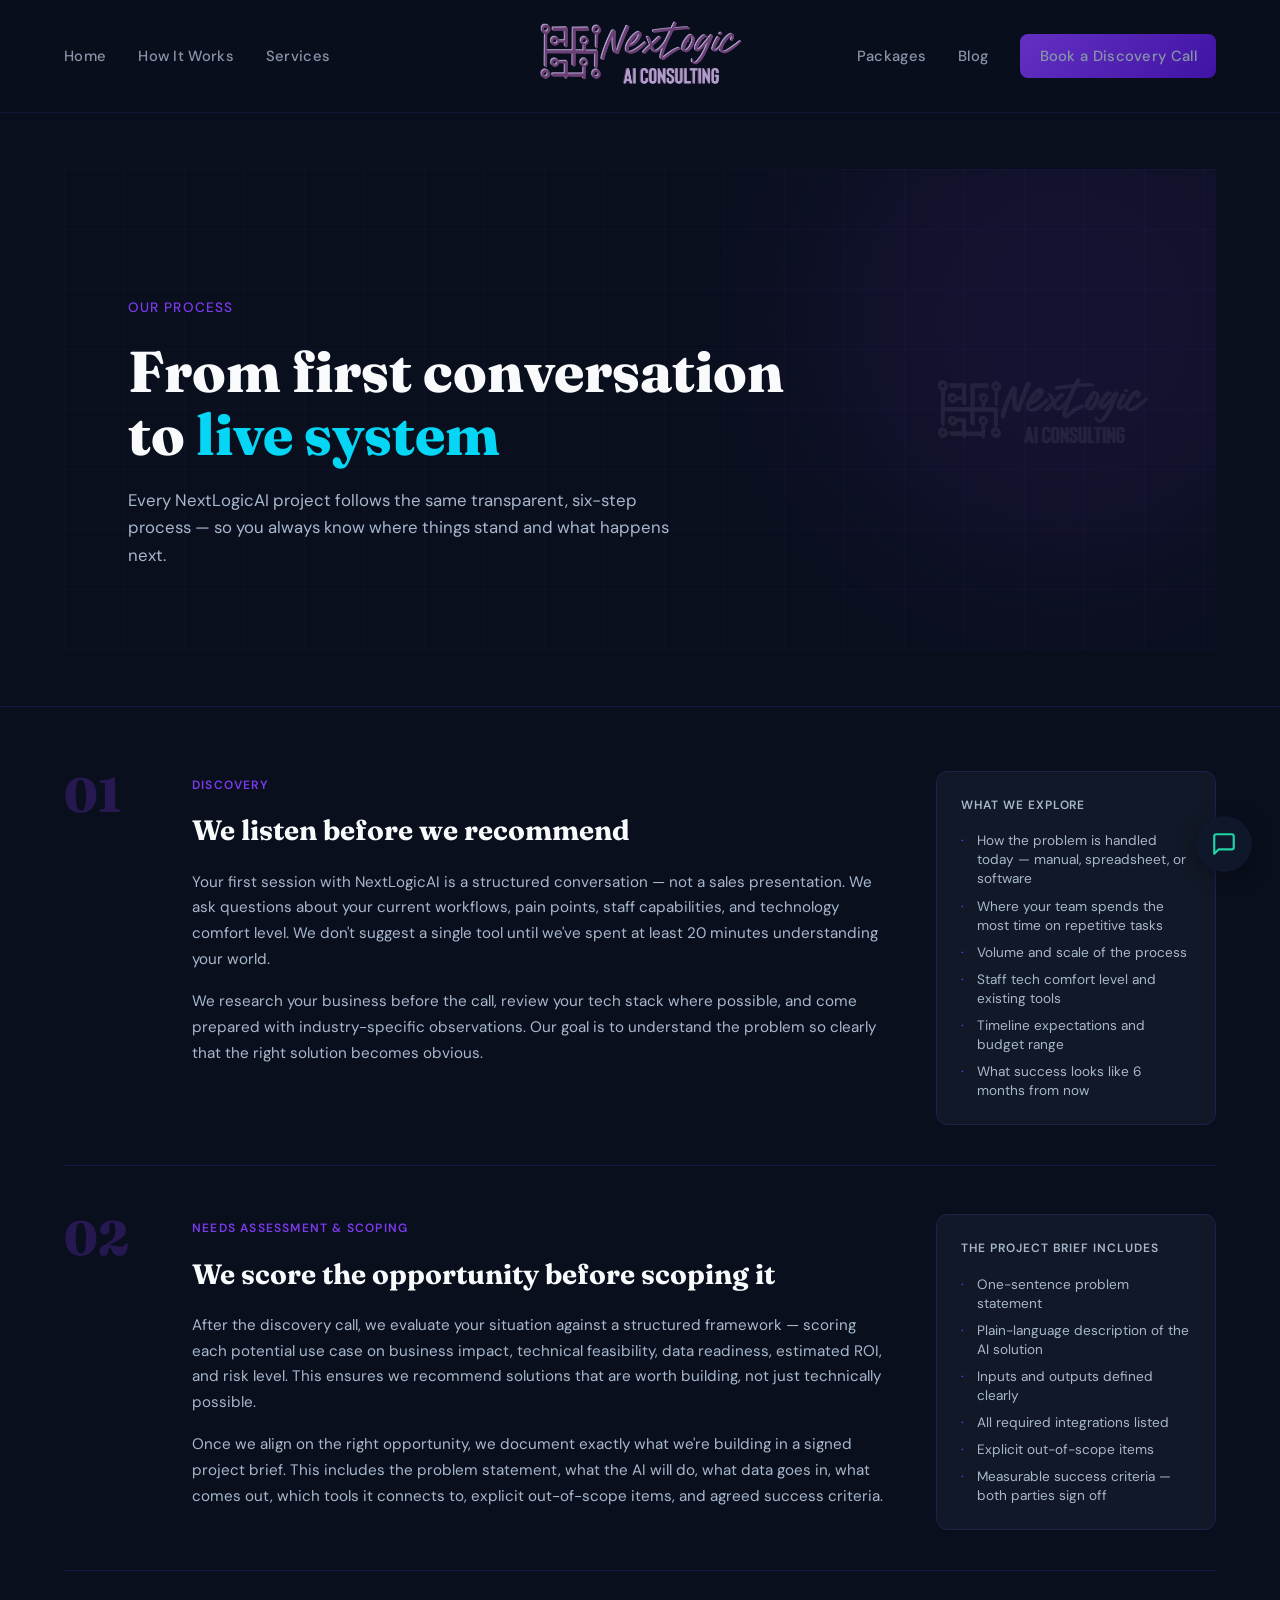
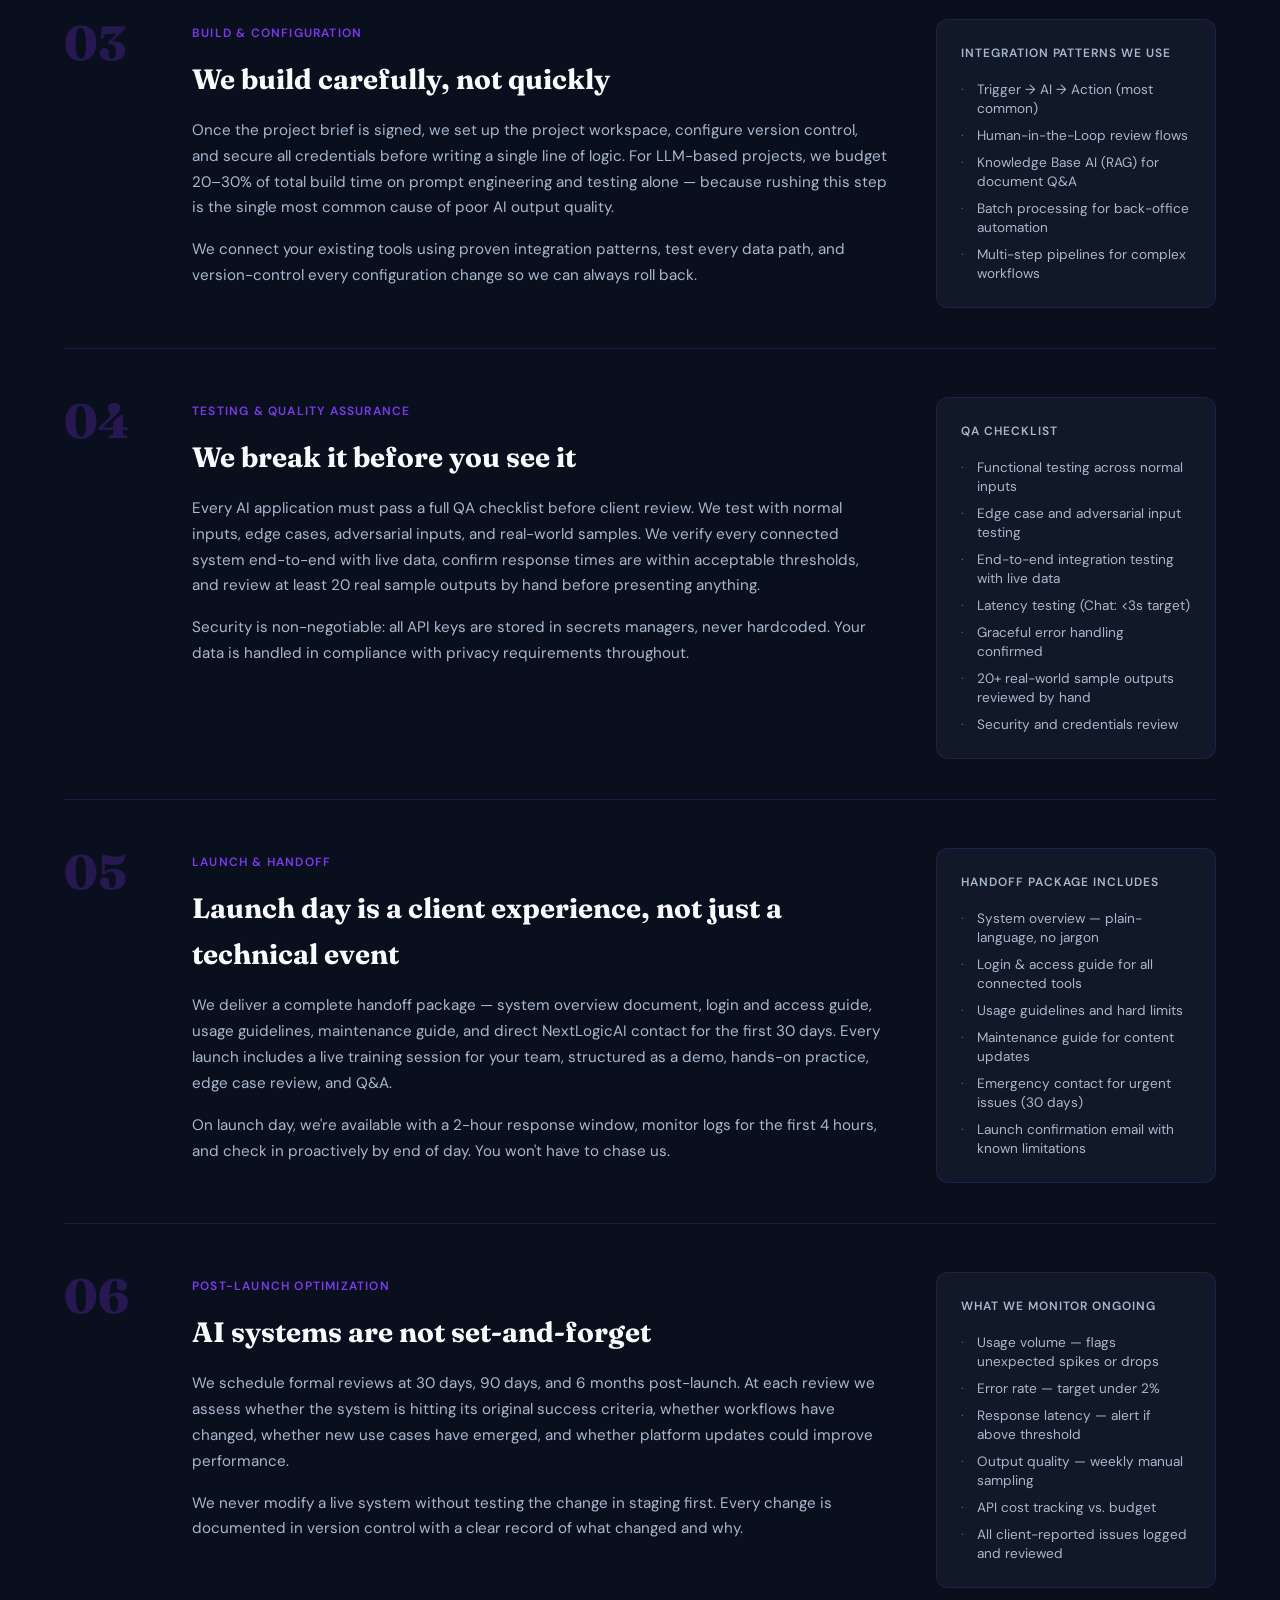
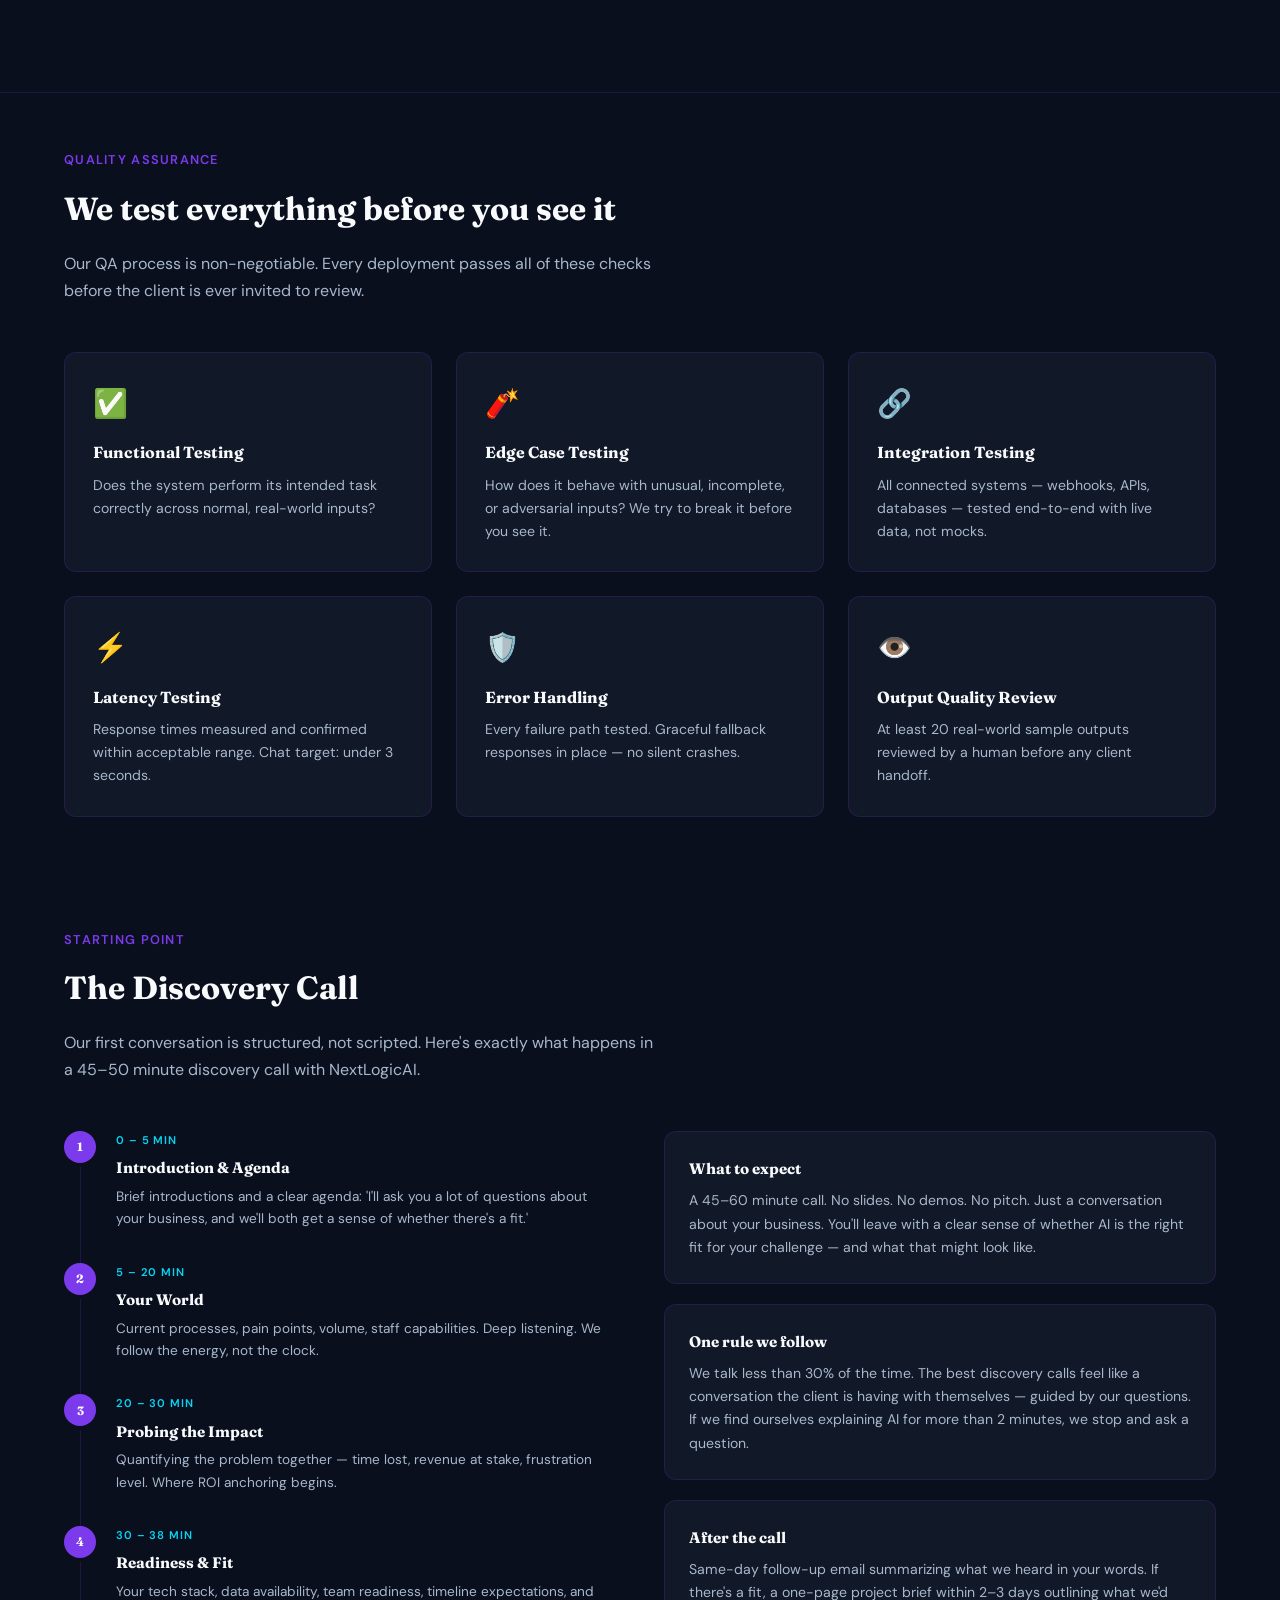
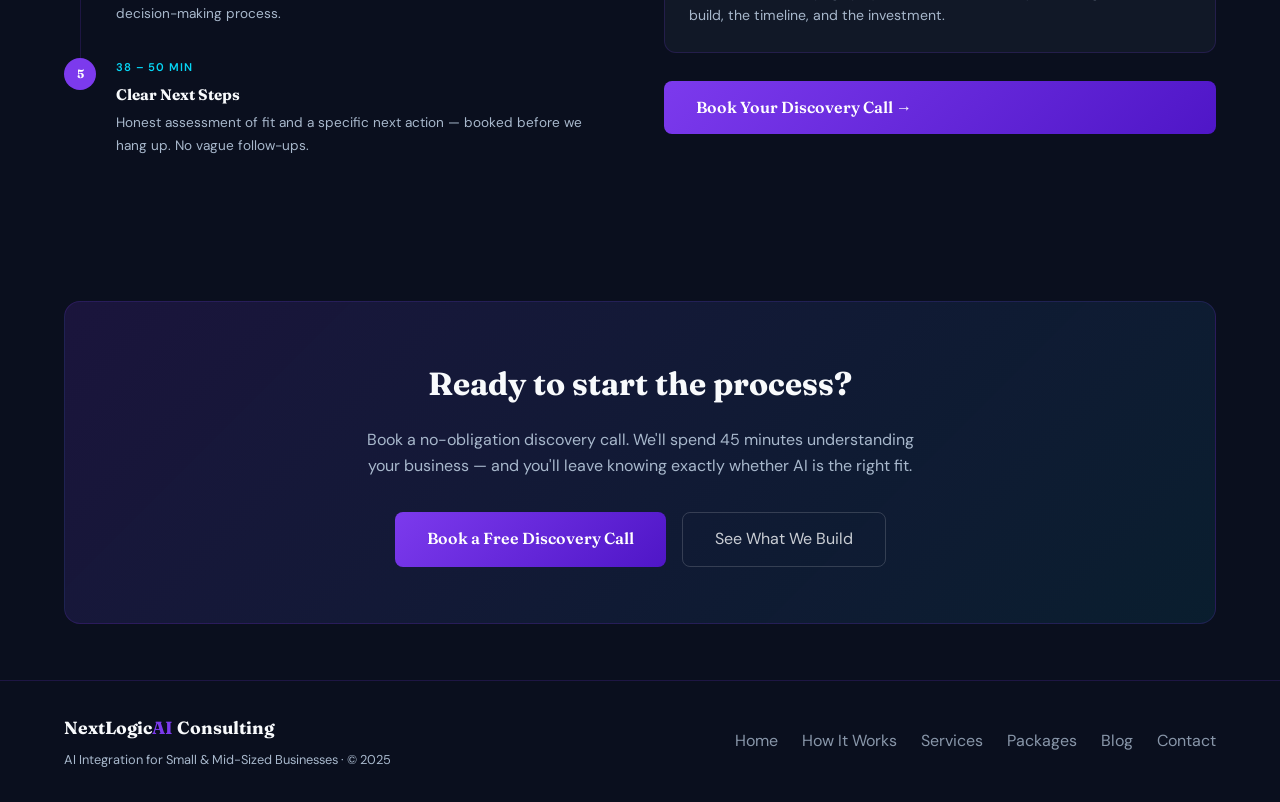
<file: how-it-works.html>
<!DOCTYPE html>
<html lang="en">
<head>
<meta charset="UTF-8">
<meta name="viewport" content="width=device-width, initial-scale=1.0">
<title>How It Works — Our AI Consulting Process | NextLogicAI</title>
<meta name="description" content="NextLogicAI follows a transparent six-step process — from discovery call to post-launch optimization. No surprises. See exactly what happens at every stage.">
<meta name="robots" content="index, follow">
<link rel="canonical" href="https://www.nextlogic-ai.com/how-it-works.html">
<meta property="og:type" content="website">
<meta property="og:url" content="https://www.nextlogic-ai.com/how-it-works.html">
<meta property="og:title" content="How It Works — Our AI Consulting Process | NextLogicAI">
<meta property="og:description" content="A transparent six-step process — from discovery call to post-launch optimization. See exactly what happens at every stage.">
<meta property="og:image" content="https://www.nextlogic-ai.com/og-image.jpg">
<meta property="og:site_name" content="NextLogicAI Consulting">
<meta name="twitter:card" content="summary_large_image">
<meta name="twitter:title" content="How It Works — Our AI Consulting Process | NextLogicAI">
<meta name="twitter:description" content="Transparent six-step AI consulting process. Discovery → Scope → Build → QA → Launch → Optimize.">
<meta name="twitter:image" content="https://www.nextlogic-ai.com/og-image.jpg">
<script type="application/ld+json">
{"@context":"https://schema.org","@type":"WebPage","name":"How It Works","url":"https://www.nextlogic-ai.com/how-it-works.html","description":"A transparent six-step AI consulting process from discovery call to ongoing post-launch optimization.","isPartOf":{"@id":"https://www.nextlogic-ai.com/#website"}}
</script>
<link rel="stylesheet" href="style.css">
</head>
<body>
<script src="shared.js"></script>
<section id="featured">
  <div class="section-inner">
<div class="page-hero">
  <div class="page-hero-bg">
    <div class="grid-lines"></div>
    <div class="orb orb-1"></div>
  </div>
  <div class="page-hero-inner">
    <div class="page-hero-label">Our Process</div>
    <h1>From first conversation<br>to <span class="accent-c">live system</span></h1>
    <p>Every NextLogicAI project follows the same transparent, six-step process — so you always know where things stand and what happens next.</p>
   </div>
  </div>
</div>
</section>
<hr class="divider">

<div class="process-steps" style="padding-top:4rem;padding-bottom:4rem;">
  <div class="process-step reveal">
    <div class="step-num-col"><div class="step-num-big">01</div></div>
    <div class="step-content">
      <span class="step-label">Discovery</span>
      <h2>We listen before we recommend</h2>
      <p>Your first session with NextLogicAI is a structured conversation — not a sales presentation. We ask questions about your current workflows, pain points, staff capabilities, and technology comfort level. We don't suggest a single tool until we've spent at least 20 minutes understanding your world.</p>
      <p style="margin-top:1rem;">We research your business before the call, review your tech stack where possible, and come prepared with industry-specific observations. Our goal is to understand the problem so clearly that the right solution becomes obvious.</p>
    </div>
    <div class="step-aside">
      <div class="step-aside-title">What we explore</div>
      <ul>
        <li>How the problem is handled today — manual, spreadsheet, or software</li>
        <li>Where your team spends the most time on repetitive tasks</li>
        <li>Volume and scale of the process</li>
        <li>Staff tech comfort level and existing tools</li>
        <li>Timeline expectations and budget range</li>
        <li>What success looks like 6 months from now</li>
      </ul>
    </div>
  </div>

  <div class="process-step reveal">
    <div class="step-num-col"><div class="step-num-big">02</div></div>
    <div class="step-content">
      <span class="step-label">Needs Assessment &amp; Scoping</span>
      <h2>We score the opportunity before scoping it</h2>
      <p>After the discovery call, we evaluate your situation against a structured framework — scoring each potential use case on business impact, technical feasibility, data readiness, estimated ROI, and risk level. This ensures we recommend solutions that are worth building, not just technically possible.</p>
      <p style="margin-top:1rem;">Once we align on the right opportunity, we document exactly what we're building in a signed project brief. This includes the problem statement, what the AI will do, what data goes in, what comes out, which tools it connects to, explicit out-of-scope items, and agreed success criteria.</p>
    </div>
    <div class="step-aside">
      <div class="step-aside-title">The project brief includes</div>
      <ul>
        <li>One-sentence problem statement</li>
        <li>Plain-language description of the AI solution</li>
        <li>Inputs and outputs defined clearly</li>
        <li>All required integrations listed</li>
        <li>Explicit out-of-scope items</li>
        <li>Measurable success criteria — both parties sign off</li>
      </ul>
    </div>
  </div>

  <div class="process-step reveal">
    <div class="step-num-col"><div class="step-num-big">03</div></div>
    <div class="step-content">
      <span class="step-label">Build &amp; Configuration</span>
      <h2>We build carefully, not quickly</h2>
      <p>Once the project brief is signed, we set up the project workspace, configure version control, and secure all credentials before writing a single line of logic. For LLM-based projects, we budget 20–30% of total build time on prompt engineering and testing alone — because rushing this step is the single most common cause of poor AI output quality.</p>
      <p style="margin-top:1rem;">We connect your existing tools using proven integration patterns, test every data path, and version-control every configuration change so we can always roll back.</p>
    </div>
    <div class="step-aside">
      <div class="step-aside-title">Integration patterns we use</div>
      <ul>
        <li>Trigger → AI → Action (most common)</li>
        <li>Human-in-the-Loop review flows</li>
        <li>Knowledge Base AI (RAG) for document Q&amp;A</li>
        <li>Batch processing for back-office automation</li>
        <li>Multi-step pipelines for complex workflows</li>
      </ul>
    </div>
  </div>

  <div class="process-step reveal">
    <div class="step-num-col"><div class="step-num-big">04</div></div>
    <div class="step-content">
      <span class="step-label">Testing &amp; Quality Assurance</span>
      <h2>We break it before you see it</h2>
      <p>Every AI application must pass a full QA checklist before client review. We test with normal inputs, edge cases, adversarial inputs, and real-world samples. We verify every connected system end-to-end with live data, confirm response times are within acceptable thresholds, and review at least 20 real sample outputs by hand before presenting anything.</p>
      <p style="margin-top:1rem;">Security is non-negotiable: all API keys are stored in secrets managers, never hardcoded. Your data is handled in compliance with privacy requirements throughout.</p>
    </div>
    <div class="step-aside">
      <div class="step-aside-title">QA checklist</div>
      <ul>
        <li>Functional testing across normal inputs</li>
        <li>Edge case and adversarial input testing</li>
        <li>End-to-end integration testing with live data</li>
        <li>Latency testing (Chat: &lt;3s target)</li>
        <li>Graceful error handling confirmed</li>
        <li>20+ real-world sample outputs reviewed by hand</li>
        <li>Security and credentials review</li>
      </ul>
    </div>
  </div>

  <div class="process-step reveal">
    <div class="step-num-col"><div class="step-num-big">05</div></div>
    <div class="step-content">
      <span class="step-label">Launch &amp; Handoff</span>
      <h2>Launch day is a client experience, not just a technical event</h2>
      <p>We deliver a complete handoff package — system overview document, login and access guide, usage guidelines, maintenance guide, and direct NextLogicAI contact for the first 30 days. Every launch includes a live training session for your team, structured as a demo, hands-on practice, edge case review, and Q&amp;A.</p>
      <p style="margin-top:1rem;">On launch day, we're available with a 2-hour response window, monitor logs for the first 4 hours, and check in proactively by end of day. You won't have to chase us.</p>
    </div>
    <div class="step-aside">
      <div class="step-aside-title">Handoff package includes</div>
      <ul>
        <li>System overview — plain-language, no jargon</li>
        <li>Login &amp; access guide for all connected tools</li>
        <li>Usage guidelines and hard limits</li>
        <li>Maintenance guide for content updates</li>
        <li>Emergency contact for urgent issues (30 days)</li>
        <li>Launch confirmation email with known limitations</li>
      </ul>
    </div>
  </div>

  <div class="process-step reveal">
    <div class="step-num-col"><div class="step-num-big">06</div></div>
    <div class="step-content">
      <span class="step-label">Post-Launch Optimization</span>
      <h2>AI systems are not set-and-forget</h2>
      <p>We schedule formal reviews at 30 days, 90 days, and 6 months post-launch. At each review we assess whether the system is hitting its original success criteria, whether workflows have changed, whether new use cases have emerged, and whether platform updates could improve performance.</p>
      <p style="margin-top:1rem;">We never modify a live system without testing the change in staging first. Every change is documented in version control with a clear record of what changed and why.</p>
    </div>
    <div class="step-aside">
      <div class="step-aside-title">What we monitor ongoing</div>
      <ul>
        <li>Usage volume — flags unexpected spikes or drops</li>
        <li>Error rate — target under 2%</li>
        <li>Response latency — alert if above threshold</li>
        <li>Output quality — weekly manual sampling</li>
        <li>API cost tracking vs. budget</li>
        <li>All client-reported issues logged and reviewed</li>
      </ul>
    </div>
  </div>
</div>
<hr class="divider">

<section id="qa">
  <div class="section-inner">
  <div class="qa-inner">
    <div class="reveal">
      <div class="section-label">Quality Assurance</div>
      <h2 class="section-title">We test everything before you see it</h2>
      <p class="section-desc">Our QA process is non-negotiable. Every deployment passes all of these checks before the client is ever invited to review.</p>
    </div>
    <div class="qa-grid reveal">
      <div class="qa-card"><div class="qa-icon">✅</div><h3>Functional Testing</h3><p>Does the system perform its intended task correctly across normal, real-world inputs?</p></div>
      <div class="qa-card"><div class="qa-icon">🧨</div><h3>Edge Case Testing</h3><p>How does it behave with unusual, incomplete, or adversarial inputs? We try to break it before you see it.</p></div>
      <div class="qa-card"><div class="qa-icon">🔗</div><h3>Integration Testing</h3><p>All connected systems — webhooks, APIs, databases — tested end-to-end with live data, not mocks.</p></div>
      <div class="qa-card"><div class="qa-icon">⚡</div><h3>Latency Testing</h3><p>Response times measured and confirmed within acceptable range. Chat target: under 3 seconds.</p></div>
      <div class="qa-card"><div class="qa-icon">🛡️</div><h3>Error Handling</h3><p>Every failure path tested. Graceful fallback responses in place — no silent crashes.</p></div>
      <div class="qa-card"><div class="qa-icon">👁️</div><h3>Output Quality Review</h3><p>At least 20 real-world sample outputs reviewed by a human before any client handoff.</p></div>
    </div>
  </div>
</section>

<section id="discovery-call">
  <div class="reveal">
    <div class="section-inner">
    <div class="section-label">Starting Point</div>
    <h2 class="section-title">The Discovery Call</h2>
    <p class="section-desc">Our first conversation is structured, not scripted. Here's exactly what happens in a 45–50 minute discovery call with NextLogicAI.</p>
  </div>
  </div>
  <div class="call-layout">
    <div class="call-timeline reveal">
      <div class="call-phase"><div class="phase-dot">1</div><div class="phase-body"><div class="phase-time">0 – 5 MIN</div><h4>Introduction &amp; Agenda</h4><p>Brief introductions and a clear agenda: 'I'll ask you a lot of questions about your business, and we'll both get a sense of whether there's a fit.'</p></div></div>
      <div class="call-phase"><div class="phase-dot">2</div><div class="phase-body"><div class="phase-time">5 – 20 MIN</div><h4>Your World</h4><p>Current processes, pain points, volume, staff capabilities. Deep listening. We follow the energy, not the clock.</p></div></div>
      <div class="call-phase"><div class="phase-dot">3</div><div class="phase-body"><div class="phase-time">20 – 30 MIN</div><h4>Probing the Impact</h4><p>Quantifying the problem together — time lost, revenue at stake, frustration level. Where ROI anchoring begins.</p></div></div>
      <div class="call-phase"><div class="phase-dot">4</div><div class="phase-body"><div class="phase-time">30 – 38 MIN</div><h4>Readiness &amp; Fit</h4><p>Your tech stack, data availability, team readiness, timeline expectations, and decision-making process.</p></div></div>
      <div class="call-phase"><div class="phase-dot">5</div><div class="phase-body"><div class="phase-time">38 – 50 MIN</div><h4>Clear Next Steps</h4><p>Honest assessment of fit and a specific next action — booked before we hang up. No vague follow-ups.</p></div></div>
    </div>
    <div class="call-info reveal">
      <div class="call-info-card"><h4>What to expect</h4><p>A 45–60 minute call. No slides. No demos. No pitch. Just a conversation about your business. You'll leave with a clear sense of whether AI is the right fit for your challenge — and what that might look like.</p></div>
      <div class="call-info-card"><h4>One rule we follow</h4><p>We talk less than 30% of the time. The best discovery calls feel like a conversation the client is having with themselves — guided by our questions. If we find ourselves explaining AI for more than 2 minutes, we stop and ask a question.</p></div>
      <div class="call-info-card"><h4>After the call</h4><p>Same-day follow-up email summarizing what we heard in your words. If there's a fit, a one-page project brief within 2–3 days outlining what we'd build, the timeline, and the investment.</p></div>
      <a href="contact.html" class="btn-primary" style="margin-top:0.5rem;">Book Your Discovery Call →</a>
    </div>
  </div>
</div>
</section>

<section class="cta-section">
  <div class="cta-strip reveal" style="max-width:1200px;margin:0 auto;">
    <h2>Ready to start the process?</h2>
    <p>Book a no-obligation discovery call. We'll spend 45 minutes understanding your business — and you'll leave knowing exactly whether AI is the right fit.</p>
    <div class="cta-strip-actions">
      <a href="contact.html" class="btn-primary">Book a Free Discovery Call</a>
      <a href="services.html" class="btn-secondary">See What We Build</a>
    </div>
  </div>
</section>

<script>injectNav('how-it-works'); injectFooter();</script>
<script src="chatbot.js"></script>
</body>
</html>
</file>
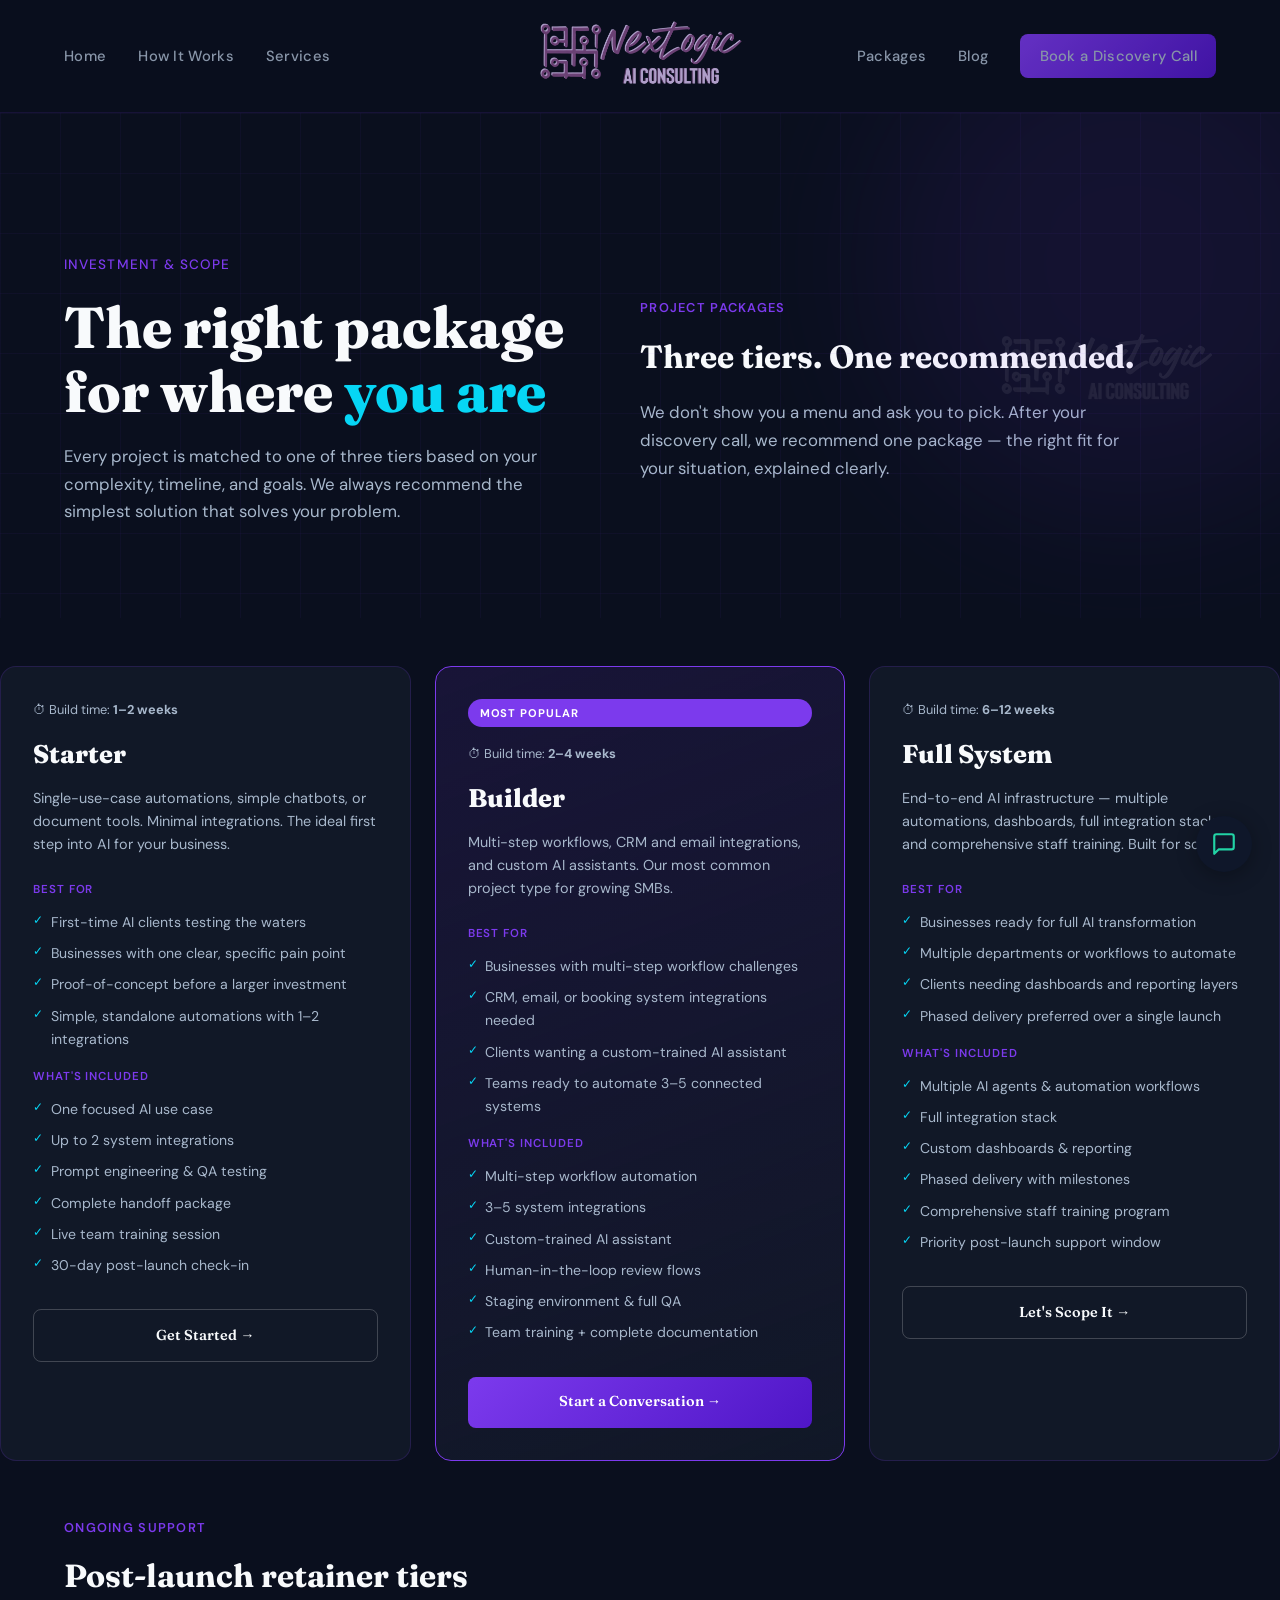
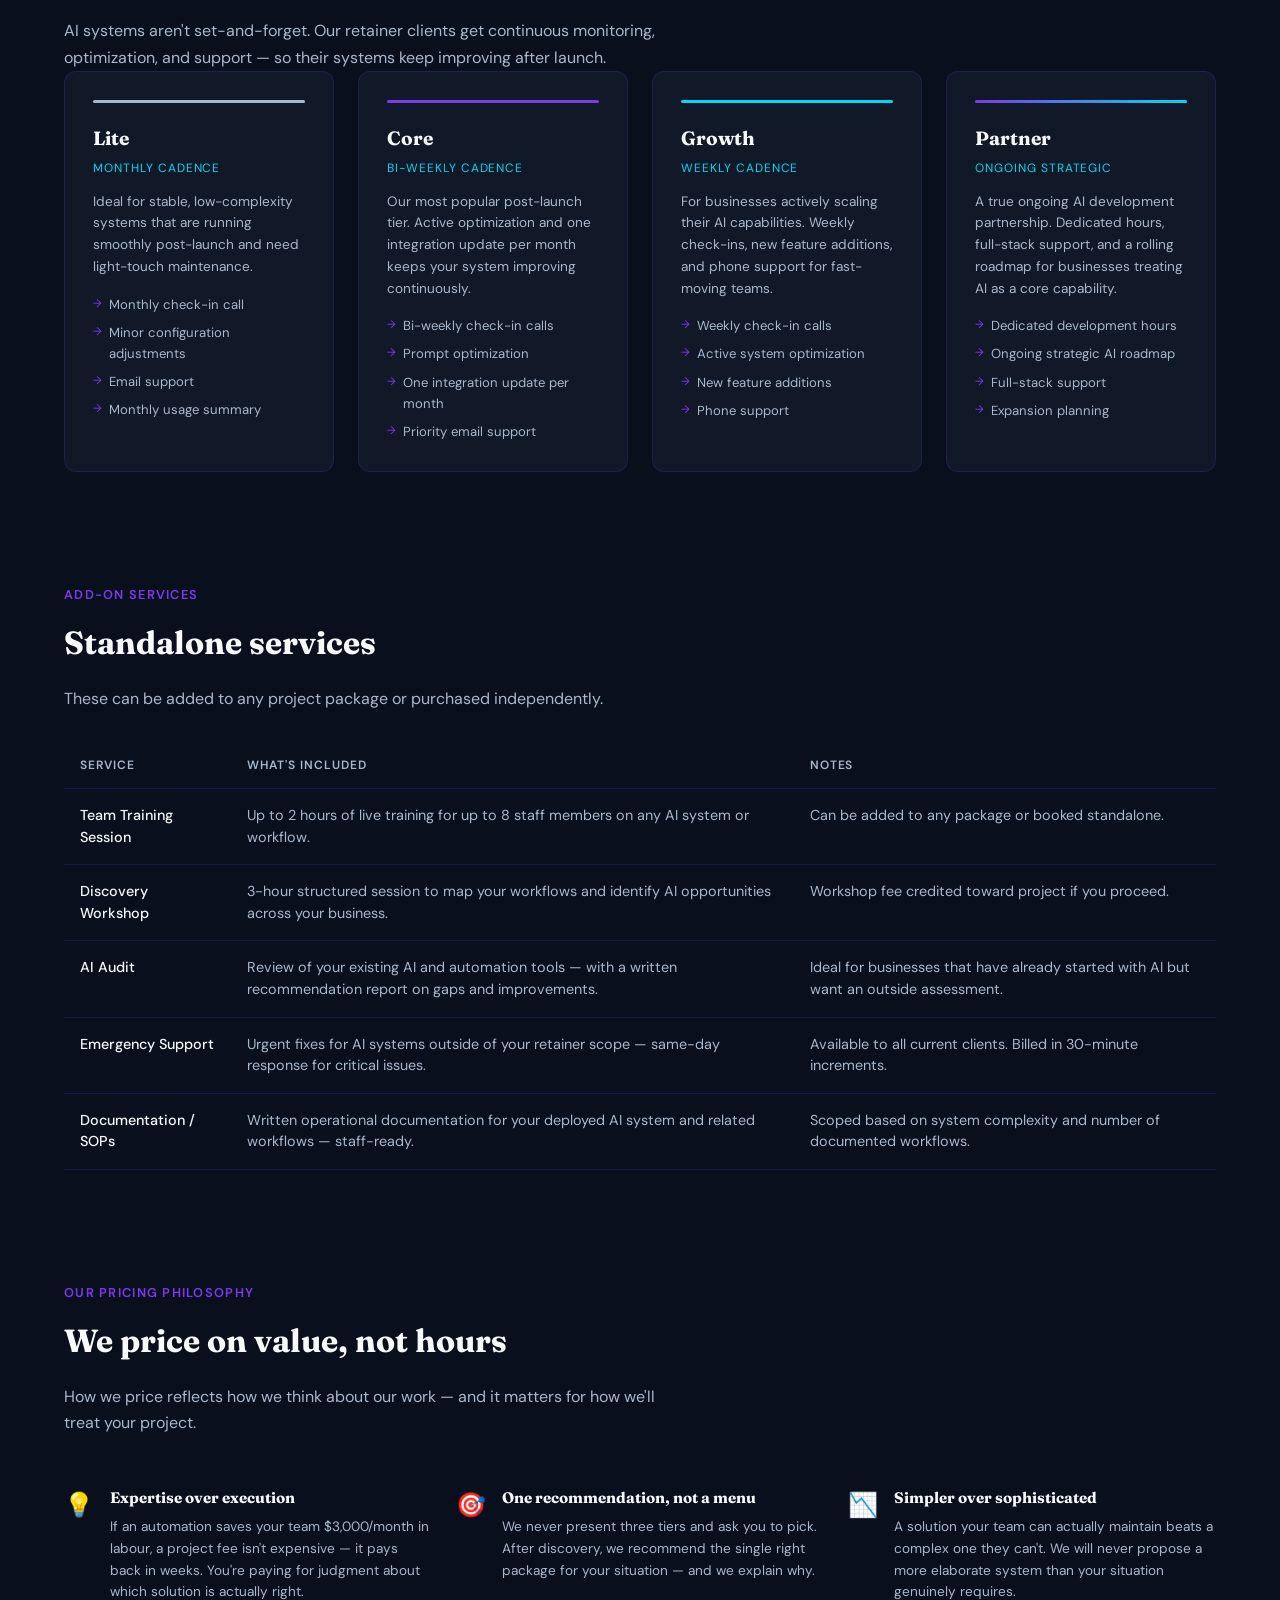
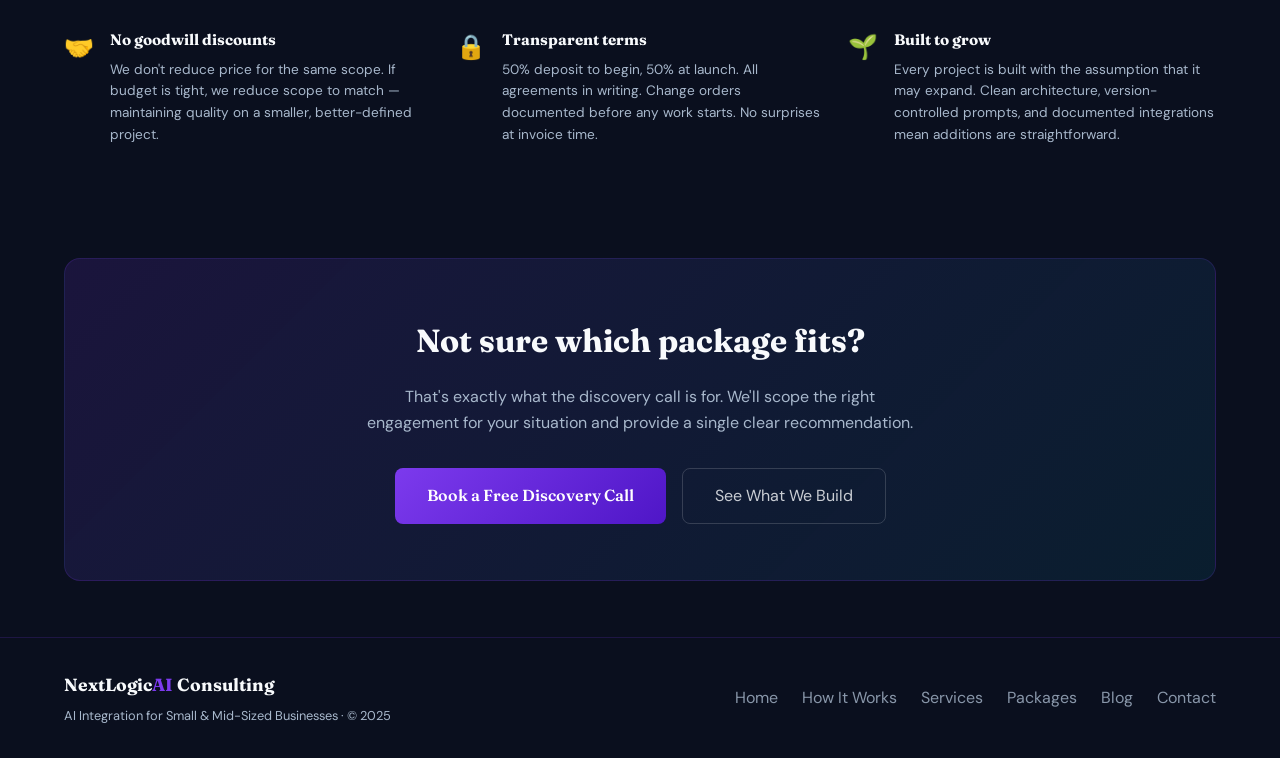
<file: packages.html>
<!DOCTYPE html>
<html lang="en">
<head>
<meta charset="UTF-8">
<meta name="viewport" content="width=device-width, initial-scale=1.0">
<title>Packages &amp; Pricing — NextLogicAI Consulting</title>
<meta name="description" content="Three project tiers, four retainer levels, and transparent add-on pricing. NextLogicAI recommends the right package after your discovery call — no guessing required.">
<meta name="robots" content="index, follow">
<link rel="canonical" href="https://www.nextlogic-ai.com/packages.html">
<meta property="og:type" content="website">
<meta property="og:url" content="https://www.nextlogic-ai.com/packages.html">
<meta property="og:title" content="Packages &amp; Pricing — NextLogicAI Consulting">
<meta property="og:description" content="Three project tiers, four retainer levels, and transparent add-on pricing for AI consulting engagements.">
<meta property="og:image" content="https://www.nextlogic-ai.com/og-image.jpg">
<meta property="og:site_name" content="NextLogicAI Consulting">
<meta name="twitter:card" content="summary_large_image">
<meta name="twitter:title" content="Packages &amp; Pricing — NextLogicAI Consulting">
<meta name="twitter:description" content="Three project tiers, four retainer levels, transparent add-on pricing. Book a discovery call to get a single clear recommendation.">
<meta name="twitter:image" content="https://www.nextlogic-ai.com/og-image.jpg">
<script type="application/ld+json">
{"@context":"https://schema.org","@type":"WebPage","name":"Packages & Pricing","url":"https://www.nextlogic-ai.com/packages.html","description":"Three project tiers, four retainer levels, and transparent add-on pricing for AI consulting.","isPartOf":{"@id":"https://www.nextlogic-ai.com/#website"}}
</script>
<link rel="stylesheet" href="style.css">
</head>
<body>
<div class="page-hero">
  <div class="page-hero-bg">
    <div class="grid-lines"></div>
    <div class="orb orb-1"></div>
  </div>
  <div class="section-inner">
  <div class="page-hero-inner">
    <div class="page-hero-label">Investment &amp; Scope</div>
    <h1>The right package<br>for where <span class="accent-c">you are</span></h1>
    <p>Every project is matched to one of three tiers based on your complexity, timeline, and goals. We always recommend the simplest solution that solves your problem.</p>
  </div>
</div>
<hr class="divider">

<section id="project-packages">
  <div class="reveal">
    <div class="section-label">Project Packages</div>
    <h2 class="section-title">Three tiers. One recommended.</h2>
    <p class="section-desc">We don't show you a menu and ask you to pick. After your discovery call, we recommend one package — the right fit for your situation, explained clearly.</p>
  </div>
</div>
  <div class="packages-grid reveal">
    <div class="package-card">
      <div class="pkg-timeline">⏱ Build time: <strong>1–2 weeks</strong></div>
      <div class="pkg-name">Starter</div>
      <p class="pkg-tagline">Single-use-case automations, simple chatbots, or document tools. Minimal integrations. The ideal first step into AI for your business.</p>
      <div class="pkg-for">Best for</div>
      <ul class="pkg-features">
        <li>First-time AI clients testing the waters</li>
        <li>Businesses with one clear, specific pain point</li>
        <li>Proof-of-concept before a larger investment</li>
        <li>Simple, standalone automations with 1–2 integrations</li>
      </ul>
      <div class="pkg-for" style="margin-top:1rem;">What's included</div>
      <ul class="pkg-features">
        <li>One focused AI use case</li>
        <li>Up to 2 system integrations</li>
        <li>Prompt engineering &amp; QA testing</li>
        <li>Complete handoff package</li>
        <li>Live team training session</li>
        <li>30-day post-launch check-in</li>
      </ul>
      <a href="contact.html" class="pkg-cta pkg-cta-outline" style="margin-top:2rem;">Get Started →</a>
    </div>
    <div class="package-card featured">
      <div class="pkg-badge">Most Popular</div>
      <div class="pkg-timeline">⏱ Build time: <strong>2–4 weeks</strong></div>
      <div class="pkg-name">Builder</div>
      <p class="pkg-tagline">Multi-step workflows, CRM and email integrations, and custom AI assistants. Our most common project type for growing SMBs.</p>
      <div class="pkg-for">Best for</div>
      <ul class="pkg-features">
        <li>Businesses with multi-step workflow challenges</li>
        <li>CRM, email, or booking system integrations needed</li>
        <li>Clients wanting a custom-trained AI assistant</li>
        <li>Teams ready to automate 3–5 connected systems</li>
      </ul>
      <div class="pkg-for" style="margin-top:1rem;">What's included</div>
      <ul class="pkg-features">
        <li>Multi-step workflow automation</li>
        <li>3–5 system integrations</li>
        <li>Custom-trained AI assistant</li>
        <li>Human-in-the-loop review flows</li>
        <li>Staging environment &amp; full QA</li>
        <li>Team training + complete documentation</li>
      </ul>
      <a href="contact.html" class="pkg-cta pkg-cta-filled" style="margin-top:2rem;">Start a Conversation →</a>
    </div>
    <div class="package-card">
      <div class="pkg-timeline">⏱ Build time: <strong>6–12 weeks</strong></div>
      <div class="pkg-name">Full System</div>
      <p class="pkg-tagline">End-to-end AI infrastructure — multiple automations, dashboards, full integration stack, and comprehensive staff training. Built for scale.</p>
      <div class="pkg-for">Best for</div>
      <ul class="pkg-features">
        <li>Businesses ready for full AI transformation</li>
        <li>Multiple departments or workflows to automate</li>
        <li>Clients needing dashboards and reporting layers</li>
        <li>Phased delivery preferred over a single launch</li>
      </ul>
      <div class="pkg-for" style="margin-top:1rem;">What's included</div>
      <ul class="pkg-features">
        <li>Multiple AI agents &amp; automation workflows</li>
        <li>Full integration stack</li>
        <li>Custom dashboards &amp; reporting</li>
        <li>Phased delivery with milestones</li>
        <li>Comprehensive staff training program</li>
        <li>Priority post-launch support window</li>
      </ul>
      <a href="contact.html" class="pkg-cta pkg-cta-outline" style="margin-top:2rem;">Let's Scope It →</a>
    </div>
  </div>
</section>

<section id="retainers">
  <div class="retainers-inner">
    <div class="reveal">
      <div class="section-inner">
      <div class="section-label">Ongoing Support</div>
      <h2 class="section-title">Post-launch retainer tiers</h2>
      <p class="section-desc">AI systems aren't set-and-forget. Our retainer clients get continuous monitoring, optimization, and support — so their systems keep improving after launch.</p>
    </div>
    <div class="retainers-grid reveal">
      <div class="retainer-card"><div class="retainer-bar rb-lite"></div><div class="retainer-name">Lite</div><div class="retainer-freq">Monthly cadence</div><div class="retainer-desc">Ideal for stable, low-complexity systems that are running smoothly post-launch and need light-touch maintenance.</div><ul class="retainer-includes"><li>Monthly check-in call</li><li>Minor configuration adjustments</li><li>Email support</li><li>Monthly usage summary</li></ul></div>
      <div class="retainer-card"><div class="retainer-bar rb-core"></div><div class="retainer-name">Core</div><div class="retainer-freq">Bi-weekly cadence</div><div class="retainer-desc">Our most popular post-launch tier. Active optimization and one integration update per month keeps your system improving continuously.</div><ul class="retainer-includes"><li>Bi-weekly check-in calls</li><li>Prompt optimization</li><li>One integration update per month</li><li>Priority email support</li></ul></div>
      <div class="retainer-card"><div class="retainer-bar rb-growth"></div><div class="retainer-name">Growth</div><div class="retainer-freq">Weekly cadence</div><div class="retainer-desc">For businesses actively scaling their AI capabilities. Weekly check-ins, new feature additions, and phone support for fast-moving teams.</div><ul class="retainer-includes"><li>Weekly check-in calls</li><li>Active system optimization</li><li>New feature additions</li><li>Phone support</li></ul></div>
      <div class="retainer-card"><div class="retainer-bar rb-partner"></div><div class="retainer-name">Partner</div><div class="retainer-freq">Ongoing strategic</div><div class="retainer-desc">A true ongoing AI development partnership. Dedicated hours, full-stack support, and a rolling roadmap for businesses treating AI as a core capability.</div><ul class="retainer-includes"><li>Dedicated development hours</li><li>Ongoing strategic AI roadmap</li><li>Full-stack support</li><li>Expansion planning</li></ul></div>
    </div>
  </div>
</section>

<section id="addons">
  <div class="reveal">
    <div class="section-label">Add-On Services</div>
    <h2 class="section-title">Standalone services</h2>
    <p class="section-desc">These can be added to any project package or purchased independently.</p>
  </div>
  <table class="addons-table reveal">
    <thead><tr><th>Service</th><th>What's Included</th><th>Notes</th></tr></thead>
    <tbody>
      <tr><td>Team Training Session</td><td>Up to 2 hours of live training for up to 8 staff members on any AI system or workflow.</td><td>Can be added to any package or booked standalone.</td></tr>
      <tr><td>Discovery Workshop</td><td>3-hour structured session to map your workflows and identify AI opportunities across your business.</td><td>Workshop fee credited toward project if you proceed.</td></tr>
      <tr><td>AI Audit</td><td>Review of your existing AI and automation tools — with a written recommendation report on gaps and improvements.</td><td>Ideal for businesses that have already started with AI but want an outside assessment.</td></tr>
      <tr><td>Emergency Support</td><td>Urgent fixes for AI systems outside of your retainer scope — same-day response for critical issues.</td><td>Available to all current clients. Billed in 30-minute increments.</td></tr>
      <tr><td>Documentation / SOPs</td><td>Written operational documentation for your deployed AI system and related workflows — staff-ready.</td><td>Scoped based on system complexity and number of documented workflows.</td></tr>
    </tbody>
  </table>
</section>

<section id="why-value">
  <div class="value-inner">
    <div class="reveal">
      <div class="section-label">Our Pricing Philosophy</div>
      <h2 class="section-title">We price on value, not hours</h2>
      <p class="section-desc">How we price reflects how we think about our work — and it matters for how we'll treat your project.</p>
    </div>
    <div class="value-grid reveal">
      <div class="value-item"><div class="value-icon">💡</div><div><h4>Expertise over execution</h4><p>If an automation saves your team $3,000/month in labour, a project fee isn't expensive — it pays back in weeks. You're paying for judgment about which solution is actually right.</p></div></div>
      <div class="value-item"><div class="value-icon">🎯</div><div><h4>One recommendation, not a menu</h4><p>We never present three tiers and ask you to pick. After discovery, we recommend the single right package for your situation — and we explain why.</p></div></div>
      <div class="value-item"><div class="value-icon">📉</div><div><h4>Simpler over sophisticated</h4><p>A solution your team can actually maintain beats a complex one they can't. We will never propose a more elaborate system than your situation genuinely requires.</p></div></div>
      <div class="value-item"><div class="value-icon">🤝</div><div><h4>No goodwill discounts</h4><p>We don't reduce price for the same scope. If budget is tight, we reduce scope to match — maintaining quality on a smaller, better-defined project.</p></div></div>
      <div class="value-item"><div class="value-icon">🔒</div><div><h4>Transparent terms</h4><p>50% deposit to begin, 50% at launch. All agreements in writing. Change orders documented before any work starts. No surprises at invoice time.</p></div></div>
      <div class="value-item"><div class="value-icon">🌱</div><div><h4>Built to grow</h4><p>Every project is built with the assumption that it may expand. Clean architecture, version-controlled prompts, and documented integrations mean additions are straightforward.</p></div></div>
    </div>
  </div>
</section>

<section class="cta-section">
  <div class="cta-strip reveal" style="max-width:1200px;margin:0 auto;">
    <h2>Not sure which package fits?</h2>
    <p>That's exactly what the discovery call is for. We'll scope the right engagement for your situation and provide a single clear recommendation.</p>
    <div class="cta-strip-actions">
      <a href="contact.html" class="btn-primary">Book a Free Discovery Call</a>
      <a href="services.html" class="btn-secondary">See What We Build</a>
    </div>
  </div>
</div>
</section>
<script src="shared.js"></script>
<script>injectNav('packages'); injectFooter();</script>
<script src="chatbot.js"></script>
</body>
</html>
</file>
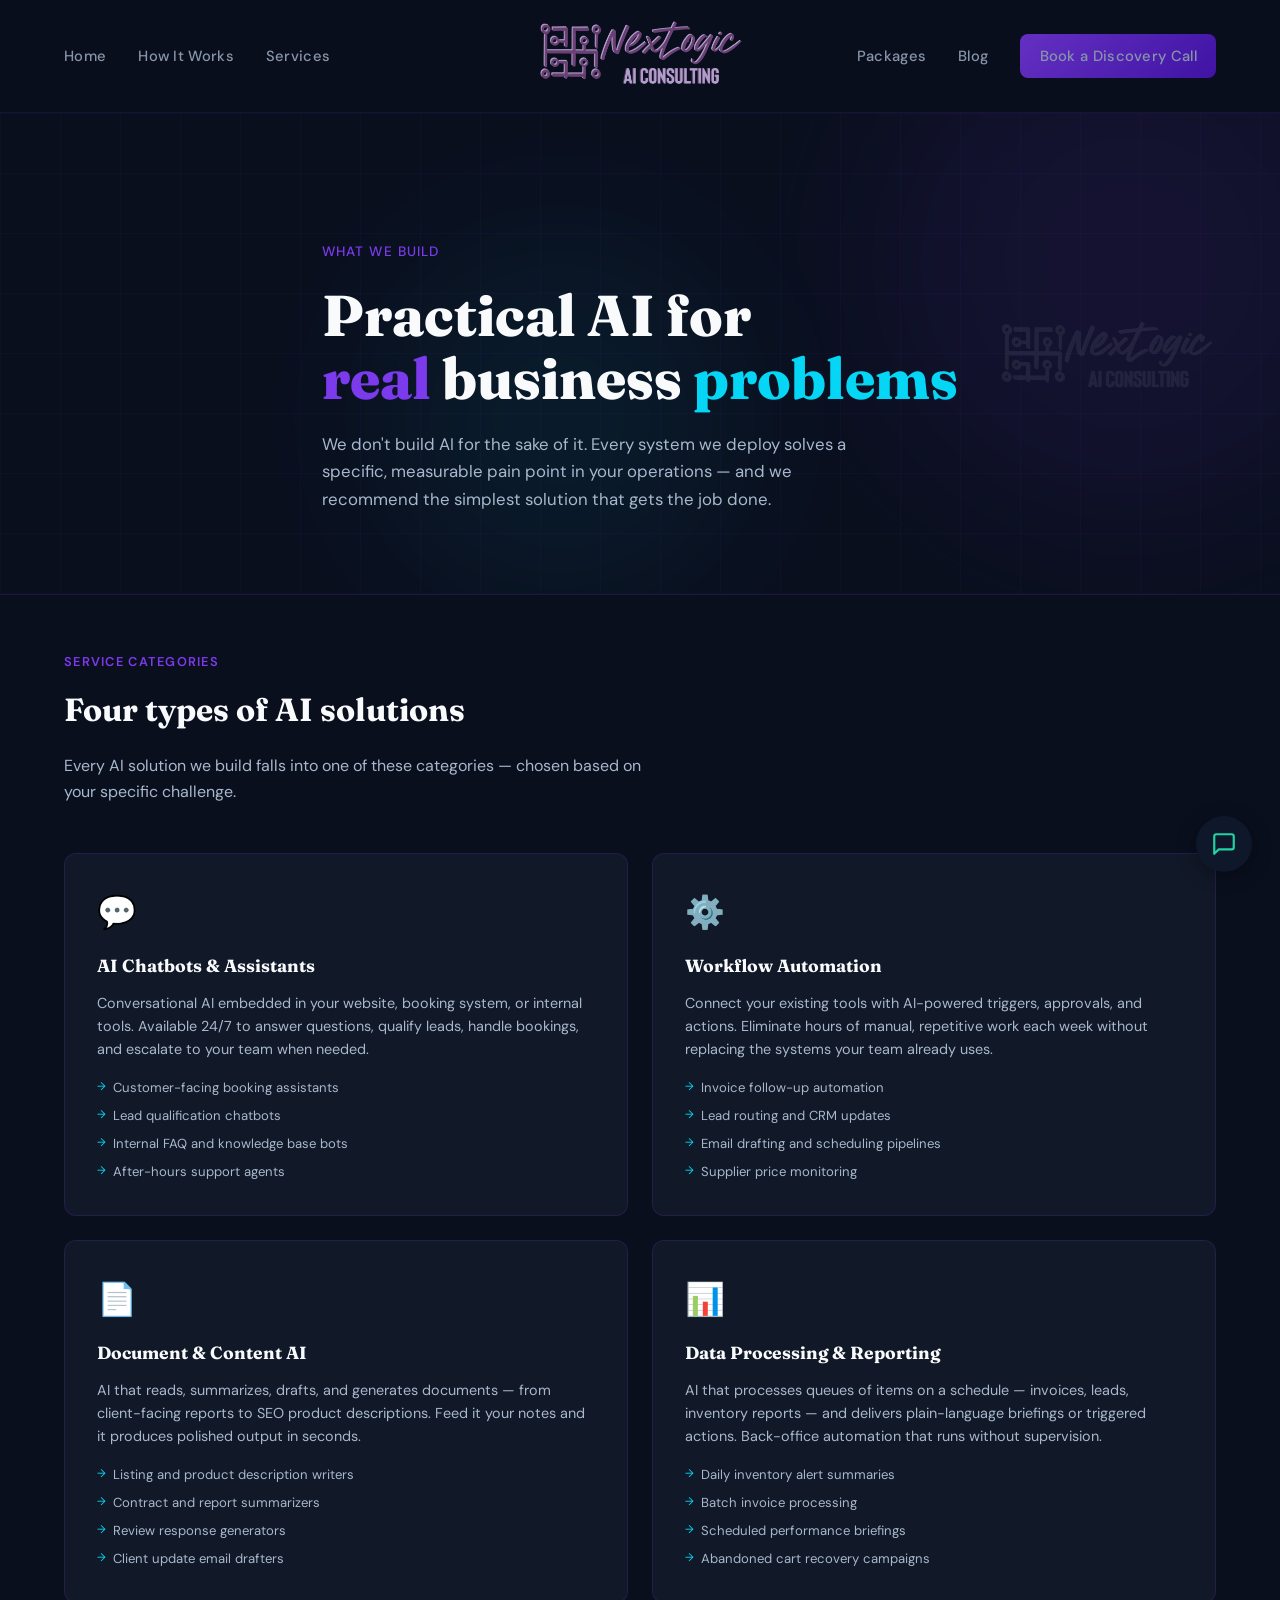
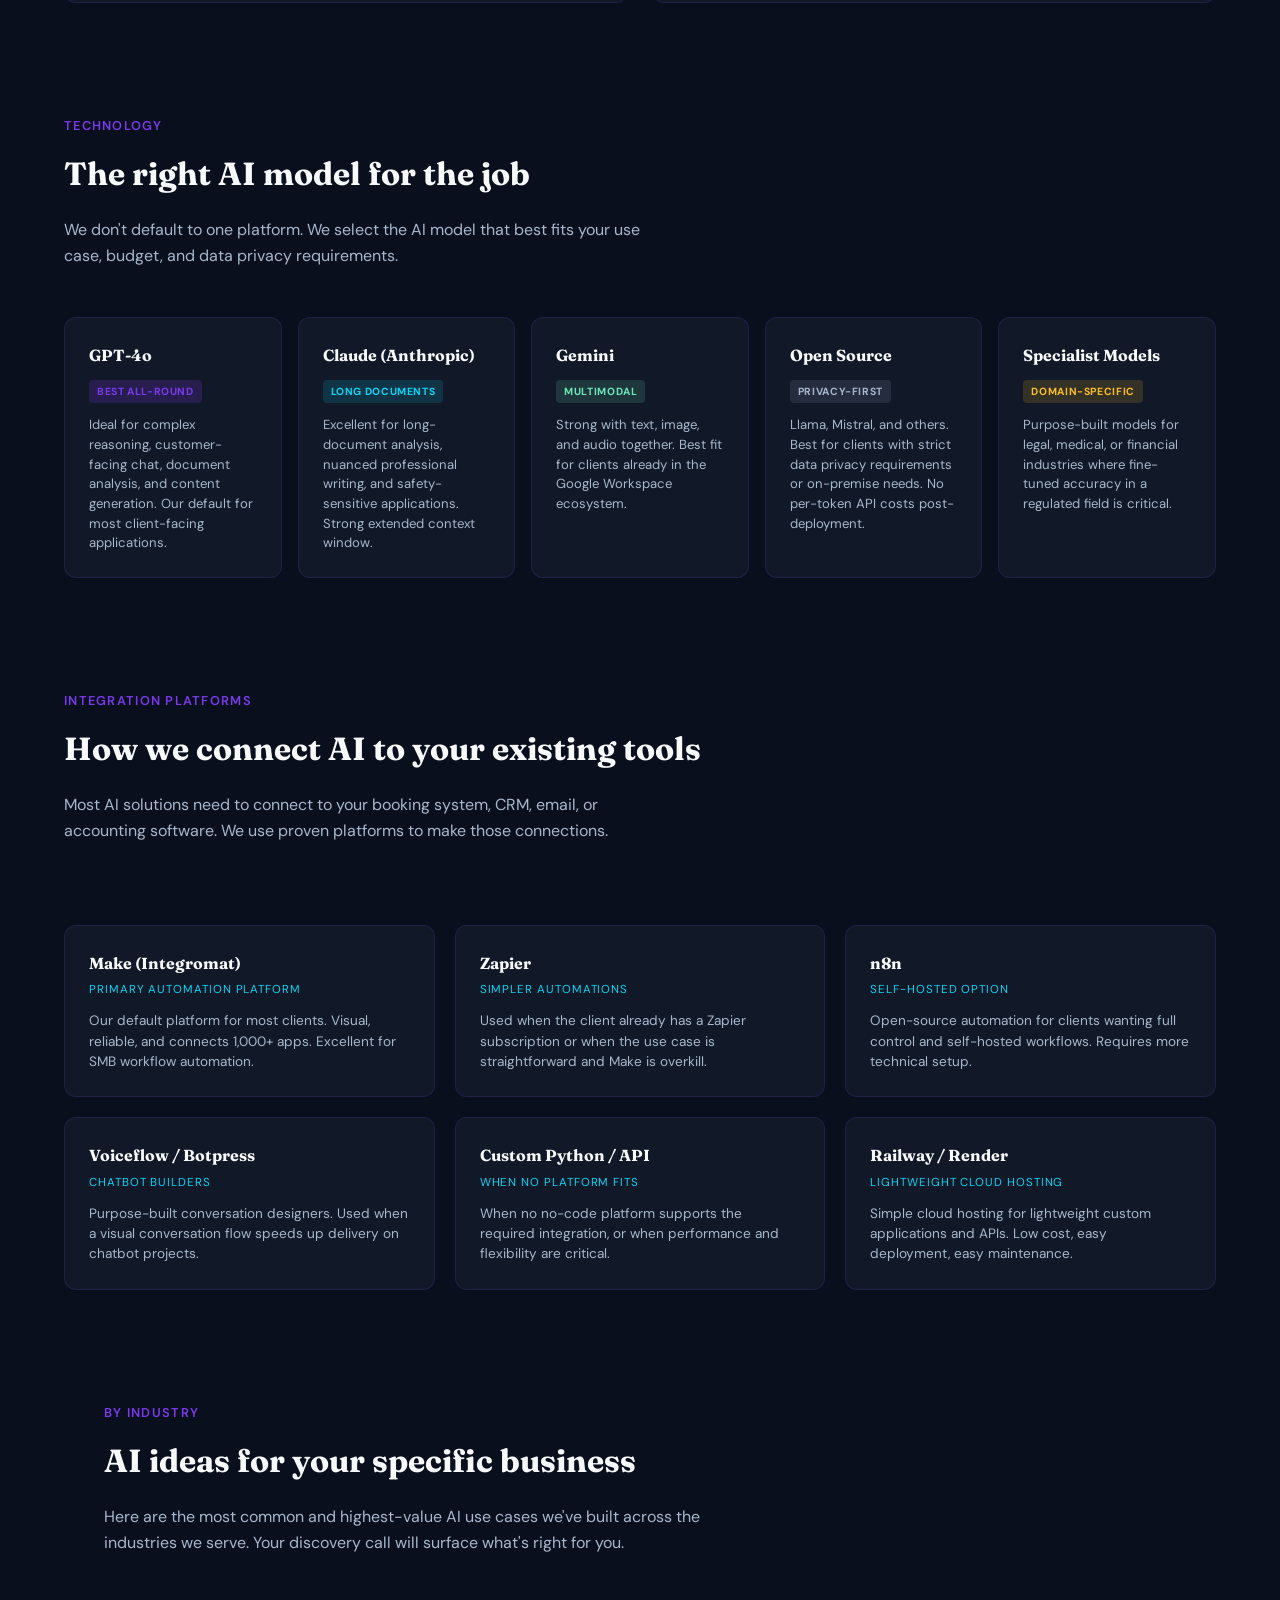
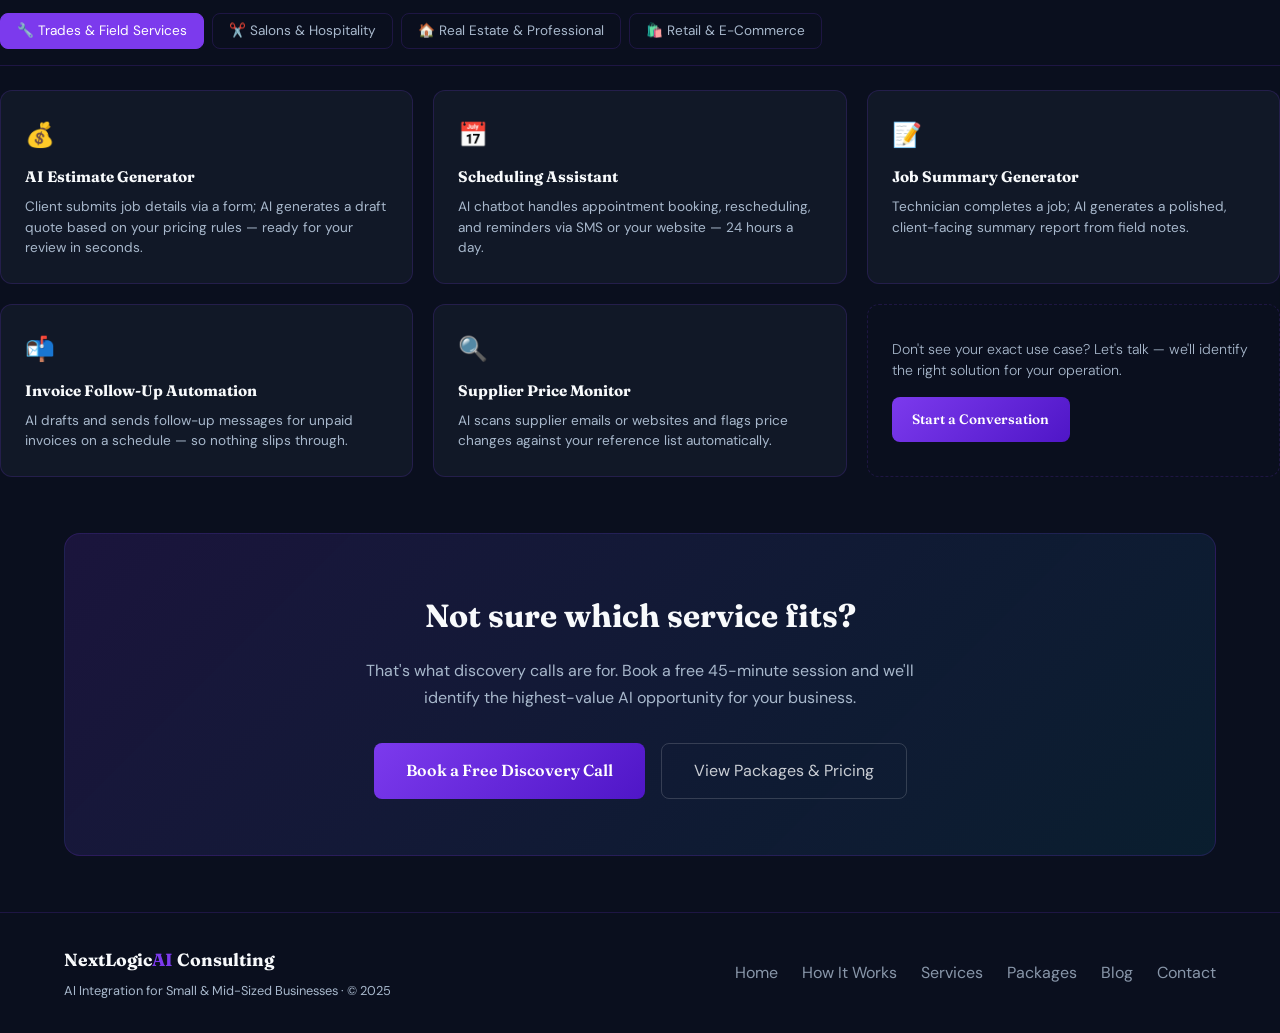
<file: services.html>
<!DOCTYPE html>
<html lang="en">
<head>
<meta charset="UTF-8">
<meta name="viewport" content="width=device-width, initial-scale=1.0">
<title>AI Services — Chatbots, Workflow Automation &amp; More | NextLogicAI</title>
<meta name="description" content="NextLogicAI builds AI chatbots, workflow automations, document AI, and data processing tools for small businesses. See all services and industry use cases.">
<meta name="robots" content="index, follow">
<link rel="canonical" href="https://www.nextlogic-ai.com/services.html">
<meta property="og:type" content="website">
<meta property="og:url" content="https://www.nextlogic-ai.com/services.html">
<meta property="og:title" content="AI Services — Chatbots, Workflow Automation &amp; More | NextLogicAI">
<meta property="og:description" content="We build AI chatbots, workflow automations, document AI, and data processing tools for small businesses. Practical solutions, no hype.">
<meta property="og:image" content="https://www.nextlogic-ai.com/og-image.jpg">
<meta property="og:site_name" content="NextLogicAI Consulting">
<meta name="twitter:card" content="summary_large_image">
<meta name="twitter:title" content="AI Services — Chatbots, Workflow Automation &amp; More | NextLogicAI">
<meta name="twitter:description" content="AI chatbots, workflow automations, document AI, and data processing for small businesses.">
<meta name="twitter:image" content="https://www.nextlogic-ai.com/og-image.jpg">
<script type="application/ld+json">
{"@context":"https://schema.org","@type":"WebPage","name":"AI Services","url":"https://www.nextlogic-ai.com/services.html","description":"AI chatbots, workflow automations, document AI, and data processing for small and mid-sized businesses.","isPartOf":{"@id":"https://www.nextlogic-ai.com/#website"}}
</script>
<link rel="stylesheet" href="style.css">
</head>
<body>

<div class="page-hero">
  <div class="page-hero-bg">
    <div class="grid-lines"></div>
    <div class="orb orb-1"></div>
    <div class="orb orb-2"></div>
  </div>
  <div class="section-inner">
  <div class="page-hero-inner">
    <div class="page-hero-label">What We Build</div>
    <h1>Practical AI for<br><span class="accent-v">real</span> business <span class="accent-c">problems</span></h1>
    <p>We don't build AI for the sake of it. Every system we deploy solves a specific, measurable pain point in your operations — and we recommend the simplest solution that gets the job done.</p>
  </div>
</div>
</div>
<hr class="divider">

<section id="service-types">
  <div class="reveal">
    <div class="section-label">Service Categories</div>
    <h2 class="section-title">Four types of AI solutions</h2>
    <p class="section-desc">Every AI solution we build falls into one of these categories — chosen based on your specific challenge.</p>
  </div>
  <div class="service-type-grid reveal">
    <div class="service-type-card stc-1"><div class="stc-icon">💬</div><h3>AI Chatbots &amp; Assistants</h3><p>Conversational AI embedded in your website, booking system, or internal tools. Available 24/7 to answer questions, qualify leads, handle bookings, and escalate to your team when needed.</p><ul class="stc-examples"><li>Customer-facing booking assistants</li><li>Lead qualification chatbots</li><li>Internal FAQ and knowledge base bots</li><li>After-hours support agents</li></ul></div>
    <div class="service-type-card stc-2"><div class="stc-icon">⚙️</div><h3>Workflow Automation</h3><p>Connect your existing tools with AI-powered triggers, approvals, and actions. Eliminate hours of manual, repetitive work each week without replacing the systems your team already uses.</p><ul class="stc-examples"><li>Invoice follow-up automation</li><li>Lead routing and CRM updates</li><li>Email drafting and scheduling pipelines</li><li>Supplier price monitoring</li></ul></div>
    <div class="service-type-card stc-3"><div class="stc-icon">📄</div><h3>Document &amp; Content AI</h3><p>AI that reads, summarizes, drafts, and generates documents — from client-facing reports to SEO product descriptions. Feed it your notes and it produces polished output in seconds.</p><ul class="stc-examples"><li>Listing and product description writers</li><li>Contract and report summarizers</li><li>Review response generators</li><li>Client update email drafters</li></ul></div>
    <div class="service-type-card stc-4"><div class="stc-icon">📊</div><h3>Data Processing &amp; Reporting</h3><p>AI that processes queues of items on a schedule — invoices, leads, inventory reports — and delivers plain-language briefings or triggered actions. Back-office automation that runs without supervision.</p><ul class="stc-examples"><li>Daily inventory alert summaries</li><li>Batch invoice processing</li><li>Scheduled performance briefings</li><li>Abandoned cart recovery campaigns</li></ul></div>
  </div>
</section>

<section id="ai-models">
  <div class="ai-inner">
    <div class="reveal">
      <div class="section-label">Technology</div>
      <h2 class="section-title">The right AI model for the job</h2>
      <p class="section-desc">We don't default to one platform. We select the AI model that best fits your use case, budget, and data privacy requirements.</p>
    </div>
    <div class="models-grid reveal">
      <div class="model-card"><div class="model-name">GPT-4o</div><div class="model-tag best">Best All-Round</div><p>Ideal for complex reasoning, customer-facing chat, document analysis, and content generation. Our default for most client-facing applications.</p></div>
      <div class="model-card"><div class="model-name">Claude (Anthropic)</div><div class="model-tag long">Long Documents</div><p>Excellent for long-document analysis, nuanced professional writing, and safety-sensitive applications. Strong extended context window.</p></div>
      <div class="model-card"><div class="model-name">Gemini</div><div class="model-tag multi">Multimodal</div><p>Strong with text, image, and audio together. Best fit for clients already in the Google Workspace ecosystem.</p></div>
      <div class="model-card"><div class="model-name">Open Source</div><div class="model-tag private">Privacy-First</div><p>Llama, Mistral, and others. Best for clients with strict data privacy requirements or on-premise needs. No per-token API costs post-deployment.</p></div>
      <div class="model-card"><div class="model-name">Specialist Models</div><div class="model-tag domain">Domain-Specific</div><p>Purpose-built models for legal, medical, or financial industries where fine-tuned accuracy in a regulated field is critical.</p></div>
    </div>

    <div style="margin-top:4rem;" class="reveal">
      <div class="section-label">Integration Platforms</div>
      <h2 class="section-title" style="font-size:clamp(1.4rem,2.5vw,2rem);">How we connect AI to your existing tools</h2>
      <p class="section-desc" style="margin-bottom:0;">Most AI solutions need to connect to your booking system, CRM, email, or accounting software. We use proven platforms to make those connections.</p>
    </div>
    <div class="platforms-grid reveal">
      <div class="platform-card"><div class="platform-name">Make (Integromat)</div><div class="platform-role">Primary automation platform</div><p>Our default platform for most clients. Visual, reliable, and connects 1,000+ apps. Excellent for SMB workflow automation.</p></div>
      <div class="platform-card"><div class="platform-name">Zapier</div><div class="platform-role">Simpler automations</div><p>Used when the client already has a Zapier subscription or when the use case is straightforward and Make is overkill.</p></div>
      <div class="platform-card"><div class="platform-name">n8n</div><div class="platform-role">Self-hosted option</div><p>Open-source automation for clients wanting full control and self-hosted workflows. Requires more technical setup.</p></div>
      <div class="platform-card"><div class="platform-name">Voiceflow / Botpress</div><div class="platform-role">Chatbot builders</div><p>Purpose-built conversation designers. Used when a visual conversation flow speeds up delivery on chatbot projects.</p></div>
      <div class="platform-card"><div class="platform-name">Custom Python / API</div><div class="platform-role">When no platform fits</div><p>When no no-code platform supports the required integration, or when performance and flexibility are critical.</p></div>
      <div class="platform-card"><div class="platform-name">Railway / Render</div><div class="platform-role">Lightweight cloud hosting</div><p>Simple cloud hosting for lightweight custom applications and APIs. Low cost, easy deployment, easy maintenance.</p></div>
    </div>
  </div>
</section>
<div class="section-inner">
<section id="by-industry">
  <div class="reveal">
    <div class="section-label">By Industry</div>
    <h2 class="section-title">AI ideas for your specific business</h2>
    <p class="section-desc">Here are the most common and highest-value AI use cases we've built across the industries we serve. Your discovery call will surface what's right for you.</p>
  </div>
</div>
  <div class="reveal">
    <div class="industry-tabs">
      <button class="ind-tab active" data-panel="trades">🔧 Trades &amp; Field Services</button>
      <button class="ind-tab" data-panel="salons">✂️ Salons &amp; Hospitality</button>
      <button class="ind-tab" data-panel="realestate">🏠 Real Estate &amp; Professional</button>
      <button class="ind-tab" data-panel="retail">🛍️ Retail &amp; E-Commerce</button>
    </div>
    <div id="panel-trades" class="industry-panel active">
      <div class="use-case-card"><div class="uc-icon">💰</div><h4>AI Estimate Generator</h4><p>Client submits job details via a form; AI generates a draft quote based on your pricing rules — ready for your review in seconds.</p></div>
      <div class="use-case-card"><div class="uc-icon">📅</div><h4>Scheduling Assistant</h4><p>AI chatbot handles appointment booking, rescheduling, and reminders via SMS or your website — 24 hours a day.</p></div>
      <div class="use-case-card"><div class="uc-icon">📝</div><h4>Job Summary Generator</h4><p>Technician completes a job; AI generates a polished, client-facing summary report from field notes.</p></div>
      <div class="use-case-card"><div class="uc-icon">📬</div><h4>Invoice Follow-Up Automation</h4><p>AI drafts and sends follow-up messages for unpaid invoices on a schedule — so nothing slips through.</p></div>
      <div class="use-case-card"><div class="uc-icon">🔍</div><h4>Supplier Price Monitor</h4><p>AI scans supplier emails or websites and flags price changes against your reference list automatically.</p></div>
      <div class="use-case-card" style="display:flex;flex-direction:column;justify-content:center;align-items:flex-start;background:transparent;border-style:dashed;"><p style="font-size:0.88rem;color:var(--muted);margin-bottom:1rem;font-weight:300;">Don't see your exact use case? Let's talk — we'll identify the right solution for your operation.</p><a href="contact.html" class="btn-primary" style="font-size:0.85rem;padding:0.7rem 1.3rem;">Start a Conversation</a></div>
    </div>
    <div id="panel-salons" class="industry-panel">
      <div class="use-case-card"><div class="uc-icon">💬</div><h4>AI Booking Assistant</h4><p>Conversational chatbot for booking appointments, answering service questions, and upselling add-ons — 24/7.</p></div>
      <div class="use-case-card"><div class="uc-icon">⭐</div><h4>Review Response Generator</h4><p>AI drafts professional, personalized responses to Google and Yelp reviews for your team to approve and post.</p></div>
      <div class="use-case-card"><div class="uc-icon">📲</div><h4>Client Rebooking Campaigns</h4><p>AI identifies clients who haven't booked in 60+ days and drafts personalized outreach messages automatically.</p></div>
      <div class="use-case-card"><div class="uc-icon">✍️</div><h4>Menu / Service Describer</h4><p>AI generates compelling descriptions for new menu items or services from your bullet-point notes.</p></div>
      <div class="use-case-card"><div class="uc-icon">📊</div><h4>Booking Analytics Briefing</h4><p>Weekly plain-language summary of booking trends, no-show rates, and peak times delivered to ownership.</p></div>
      <div class="use-case-card" style="display:flex;flex-direction:column;justify-content:center;background:transparent;border-style:dashed;"><p style="font-size:0.88rem;color:var(--muted);margin-bottom:1rem;font-weight:300;">Not on this list? Your business is unique — book a discovery call and we'll map it out together.</p><a href="contact.html" class="btn-primary" style="font-size:0.85rem;padding:0.7rem 1.3rem;">Start a Conversation</a></div>
    </div>
    <div id="panel-realestate" class="industry-panel">
      <div class="use-case-card"><div class="uc-icon">🏡</div><h4>Listing Description Writer</h4><p>Provide property details and AI generates a polished, MLS-ready listing description in your brand voice.</p></div>
      <div class="use-case-card"><div class="uc-icon">🎯</div><h4>Lead Qualifier Chatbot</h4><p>AI asks qualifying questions to website visitors and routes hot leads to the right agent via email or SMS.</p></div>
      <div class="use-case-card"><div class="uc-icon">📃</div><h4>Document Summarizer</h4><p>AI reads lengthy contracts, leases, or reports and produces a plain-language summary — in minutes.</p></div>
      <div class="use-case-card"><div class="uc-icon">📧</div><h4>Client Update Drafter</h4><p>AI generates weekly client update emails based on notes entered by your team — keeping clients informed effortlessly.</p></div>
      <div class="use-case-card"><div class="uc-icon">❓</div><h4>FAQ Knowledge Base Bot</h4><p>AI answers common client questions from your firm's own documents — accurately, 24 hours a day.</p></div>
      <div class="use-case-card" style="display:flex;flex-direction:column;justify-content:center;background:transparent;border-style:dashed;"><p style="font-size:0.88rem;color:var(--muted);margin-bottom:1rem;font-weight:300;">Every firm is different. Book a call and we'll scope exactly what fits your practice.</p><a href="contact.html" class="btn-primary" style="font-size:0.85rem;padding:0.7rem 1.3rem;">Start a Conversation</a></div>
    </div>
    <div id="panel-retail" class="industry-panel">
      <div class="use-case-card"><div class="uc-icon">🛒</div><h4>Product Description Generator</h4><p>AI generates SEO-optimized product descriptions from your specs and images at scale.</p></div>
      <div class="use-case-card"><div class="uc-icon">🤖</div><h4>Customer Support Bot</h4><p>AI handles order status, returns, and FAQ inquiries — and escalates complex issues to your team automatically.</p></div>
      <div class="use-case-card"><div class="uc-icon">📦</div><h4>Inventory Alert Summarizer</h4><p>AI reads your inventory reports and sends a plain-language daily briefing to ownership each morning.</p></div>
      <div class="use-case-card"><div class="uc-icon">🛍️</div><h4>Abandoned Cart Recovery</h4><p>AI generates personalized abandoned cart recovery emails based on what was left in the cart.</p></div>
      <div class="use-case-card"><div class="uc-icon">📱</div><h4>Social Caption Generator</h4><p>AI writes post captions for new products or promotions from a few quick notes — ready to post.</p></div>
      <div class="use-case-card" style="display:flex;flex-direction:column;justify-content:center;background:transparent;border-style:dashed;"><p style="font-size:0.88rem;color:var(--muted);margin-bottom:1rem;font-weight:300;">Running a specific platform like Shopify or WooCommerce? Let's talk about what we can build for it.</p><a href="contact.html" class="btn-primary" style="font-size:0.85rem;padding:0.7rem 1.3rem;">Start a Conversation</a></div>
    </div>
  </div>
</section>

<section class="cta-section">
  <div class="cta-strip reveal" style="max-width:1200px;margin:0 auto;">
    <h2>Not sure which service fits?</h2>
    <p>That's what discovery calls are for. Book a free 45-minute session and we'll identify the highest-value AI opportunity for your business.</p>
    <div class="cta-strip-actions">
      <a href="contact.html" class="btn-primary">Book a Free Discovery Call</a>
      <a href="packages.html" class="btn-secondary">View Packages &amp; Pricing</a>
    </div>
  </div>
</section>

<script>
document.querySelectorAll('.ind-tab').forEach(tab => {
  tab.addEventListener('click', () => {
    document.querySelectorAll('.ind-tab').forEach(t => t.classList.remove('active'));
    document.querySelectorAll('.industry-panel').forEach(p => p.classList.remove('active'));
    tab.classList.add('active');
    document.getElementById('panel-' + tab.dataset.panel).classList.add('active');
  });
});
</script>
<script src="shared.js"></script>
<script>injectNav('services'); injectFooter();</script>
<script src="chatbot.js"></script>
</body>
</html>
</file>
<file: style.css>
/* ════════════════════════════════════════════════
   NEXTLOGICAI — MASTER STYLESHEET
   ════════════════════════════════════════════════ */

@import url('https://fonts.googleapis.com/css2?family=Fraunces:ital,opsz,wght@0,9..144,400;0,9..144,600;0,9..144,700;0,9..144,800;1,9..144,400;1,9..144,700&family=DM+Sans:ital,opsz,wght@0,9..40,300;0,9..40,400;0,9..40,500;0,9..40,600;1,9..40,400&display=swap');

/* ── TOKENS ── */
:root {
  --navy: #0a0f1e;
  --navy-mid: #111827;
  --white: #f8fafc;
  --muted: #a8b8cc;

  --violet: #7c3aed;
  --cyan: #06d6f5;

  --border: rgba(124,58,237,0.18);
  --glow-v: rgba(124,58,237,0.25);
  --glow-c: rgba(6,214,245,0.18);

  --success: #6ee7b7;
}

/* ── RESET ── */
*,
*::before,
*::after {
  box-sizing: border-box;
  margin: 0;
  padding: 0;
}

html { scroll-behavior: smooth; }

body {
  font-family: 'DM Sans', sans-serif;
  line-height: 1.65;
  background: var(--navy);
  color: var(--white);
  -webkit-font-smoothing: antialiased;
  -moz-osx-font-smoothing: grayscale;
}

h1, h2, h3, h4 {
  font-family: 'Fraunces', serif;
}

/* ── GLOBAL ── */
a {
  color: inherit;
  text-decoration: none;
  opacity: 0.8;
}
a:hover { opacity: 1; }

/* ════════════════════════════════════════════════
   NAV
   ════════════════════════════════════════════════ */

nav {
  display: grid;
  grid-template-columns: 1fr auto 1fr;
  align-items: center;
  padding: 0.75rem 4rem;
  position: sticky;
  top: 0;
  z-index: 100;
  background: rgba(10,15,30,0.92);
  backdrop-filter: blur(12px);
  -webkit-backdrop-filter: blur(12px);
  border-bottom: 1px solid rgba(124,58,237,0.12);
}

.nav-logo {
  grid-column: 2;
  text-align: center;
}

.nav-logo-img {
  height: 80px;
}

.nav-links-left,
.nav-links-right {
  display: flex;
  gap: 2rem;
  list-style: none;
}

.nav-links-left { justify-self: start; }
.nav-links-right { justify-self: end; }

.nav-links-left a,
.nav-links-right a {
  color: var(--muted);
  transition: color 0.2s;
  font-size: 0.92rem;
  font-weight: 500;
  letter-spacing: 0.3px;
}

.nav-links-left a:hover,
.nav-links-right a:hover {
  color: var(--white);
}

.nav-cta {
  background: linear-gradient(135deg, var(--violet), #4f16c7);
  color: white;
  padding: 0.75rem 1.2rem;
  border-radius: 8px;
}

/* ── HAMBURGER ── */
.nav-hamburger {
  display: none;
  flex-direction: column;
  gap: 5px;
  background: none;
  border: none;
  cursor: pointer;
  padding: 0.5rem;
  z-index: 1100;
  position: relative;
}

.nav-hamburger span {
  width: 26px;
  height: 2px;
  background: var(--white);
  border-radius: 2px;
  transition: transform 0.25s ease, opacity 0.25s ease;
  display: block;
}

.nav-hamburger.open span:nth-child(1) { transform: translateY(7px) rotate(45deg); }
.nav-hamburger.open span:nth-child(2) { opacity: 0; transform: scaleX(0); }
.nav-hamburger.open span:nth-child(3) { transform: translateY(-7px) rotate(-45deg); }

/* ── MOBILE MENU ── */
.mobile-menu {
  display: flex;
  flex-direction: column;
  position: fixed;
  inset: 0;
  background: var(--navy);
  z-index: 1000;
  padding: 5.5rem 2rem 3rem;
  gap: 0;
  overflow-y: auto;
  transform: translateY(-100%);
  transition: transform 0.35s cubic-bezier(0.4, 0, 0.2, 1);
  pointer-events: none;
}

.mobile-menu.open {
  transform: translateY(0);
  pointer-events: all;
}

.mobile-nav-link {
  font-family: 'Fraunces', serif;
  font-size: 1.75rem;
  font-weight: 700;
  color: var(--white);
  opacity: 0.65;
  padding: 0.75rem 0;
  border-bottom: 1px solid rgba(124,58,237,0.1);
  transition: opacity 0.15s, padding-left 0.15s;
  display: block;
}

.mobile-nav-link:hover,
.mobile-nav-link.active {
  opacity: 1;
  padding-left: 0.5rem;
}

.mobile-cta {
  margin-top: 2rem;
  background: linear-gradient(135deg, var(--violet), #4f16c7);
  padding: 1rem 2rem;
  border-radius: 8px;
  text-align: center;
  opacity: 1 !important;
  font-family: 'DM Sans', sans-serif;
  font-size: 1rem;
  font-weight: 600;
  border-bottom: none !important;
  padding-left: 2rem !important;
  letter-spacing: 0.02em;
}

/* ════════════════════════════════════════════════
   BUTTONS
   ════════════════════════════════════════════════ */

.btn-primary {
  background: linear-gradient(135deg, var(--violet), #4f16c7);
  color: white;
  padding: 0.85rem 2rem;
  border-radius: 8px;
  font-family: 'Fraunces', serif;
  font-weight: 600;
  display: inline-block;
  transition: 0.2s;
  opacity: 1;
}

.btn-primary:hover {
  transform: translateY(-2px);
  opacity: 1;
}

.btn-secondary {
  border: 1px solid rgba(255,255,255,0.2);
  padding: 0.85rem 2rem;
  border-radius: 8px;
  display: inline-block;
  transition: 0.2s;
}

.btn-secondary:hover {
  border-color: rgba(255,255,255,0.5);
  opacity: 1;
}

/* ════════════════════════════════════════════════
   HERO
   ════════════════════════════════════════════════ */

#hero {
  min-height: unset;
  display: flex;
  align-items: center;
  padding: 6rem 4rem 2rem;
  position: relative;
  overflow: hidden;
}

.hero-inner {
  max-width: 1000px;
  width: 100%;
  position: relative;
  z-index: 1;
}

.hero-label {
  font-size: 0.85rem;
  font-weight: 500;
  letter-spacing: 0.08em;
  text-transform: uppercase;
  color: var(--violet);
  margin-bottom: 1.25rem;
}

#hero h1 {
  font-size: clamp(2.5rem, 5vw, 4.5rem);
  font-weight: 800;
  margin-bottom: 1rem;
  line-height: 1.1;
}

.accent-v { color: var(--violet); }
.accent-c { color: var(--cyan); }

.hero-sub {
  color: var(--muted);
  margin-bottom: 2rem;
  max-width: 640px;
}

.hero-actions {
  display: flex;
  gap: 1rem;
  flex-wrap: wrap;
  margin-bottom: 3rem;
}

.hero-stat-row {
  display: flex;
  gap: 2.5rem;
  flex-wrap: wrap;
  border-top: 1px solid var(--border);
  padding-top: 2rem;
}

.hero-stat {
  display: flex;
  flex-direction: column;
  gap: 0.25rem;
}

.hero-stat strong {
  font-family: 'Fraunces', serif;
  font-size: 1.6rem;
  font-weight: 800;
  color: var(--white);
  line-height: 1;
}

.hero-stat span {
  font-size: 0.8rem;
  color: var(--muted);
  max-width: 120px;
  line-height: 1.3;
}

/* ── BACKGROUND EFFECTS ── */

.orb {
  position: absolute;
  border-radius: 50%;
  filter: blur(80px);
  opacity: 0.35;
  pointer-events: none;
}

.orb-1 {
  width: 500px;
  height: 500px;
  background: var(--glow-v);
  top: -100px;
  right: -100px;
}

.orb-2 {
  width: 350px;
  height: 350px;
  background: var(--glow-c);
  bottom: 0;
  left: 30%;
}

.grid-lines {
  position: absolute;
  inset: 0;
  background-image:
    linear-gradient(rgba(124,58,237,0.05) 1px, transparent 1px),
    linear-gradient(90deg, rgba(124,58,237,0.05) 1px, transparent 1px);
  background-size: 60px 60px;
}

/* ════════════════════════════════════════════════
   SECTION
   ════════════════════════════════════════════════ */

section {
  padding: 3.5rem 4rem;
}

#intro {
  padding-top: 1.5rem;
  padding-bottom: 2.5rem;
}

.section-label {
  font-size: 0.8rem;
  font-weight: 600;
  letter-spacing: 0.1em;
  text-transform: uppercase;
  color: var(--violet);
  margin-bottom: 0.75rem;
}

.section-title {
  font-size: 2rem;
  margin-bottom: 1rem;
}

.section-desc {
  color: var(--muted);
  max-width: 600px;
}

/* ── REVEAL ANIMATION ── */
.reveal {
  opacity: 0;
  transform: translateY(24px);
  transition: opacity 0.55s ease, transform 0.55s ease;
}

.reveal.visible {
  opacity: 1;
  transform: none;
}

/* ════════════════════════════════════════════════
   INTRO
   ════════════════════════════════════════════════ */

.intro-inner {
  display: grid;
  grid-template-columns: repeat(3, 1fr);
  gap: 2rem;
}

.intro-item-num {
  font-family: 'Fraunces', serif;
  font-size: 2.5rem;
  font-weight: 800;
  color: var(--border);
  line-height: 1;
  margin-bottom: 0.75rem;
}

.intro-item h3 { margin-bottom: 0.5rem; }

.intro-item p {
  color: var(--muted);
  font-size: 0.95rem;
}

/* ════════════════════════════════════════════════
   PROBLEM
   ════════════════════════════════════════════════ */

.problem-grid {
  display: grid;
  grid-template-columns: 1fr 1fr;
  gap: 4rem;
  align-items: start;
}

.problem-grid > div:first-child {
  display: flex;
  flex-direction: column;
  gap: 1.5rem;
}

.problem-pains {
  display: flex;
  flex-direction: column;
  gap: 1.5rem;
}

.pain-item {
  display: flex;
  gap: 1rem;
  align-items: flex-start;
}

.pain-icon {
  font-size: 1.5rem;
  flex-shrink: 0;
  margin-top: 0.1rem;
}

.pain-item strong { display: block; margin-bottom: 0.35rem; }

.pain-item p {
  color: var(--muted);
  font-size: 0.9rem;
  margin: 0;
}

/* ════════════════════════════════════════════════
   INDUSTRIES
   ════════════════════════════════════════════════ */

.industries-inner {
  display: flex;
  flex-direction: column;
  gap: 3rem;
}

.industry-grid {
  display: grid;
  grid-template-columns: repeat(4, 1fr);
  gap: 1.5rem;
}

.industry-card {
  background: var(--navy-mid);
  border: 1px solid var(--border);
  border-radius: 12px;
  padding: 1.75rem;
  transition: border-color 0.2s;
}

.industry-card:hover { border-color: var(--violet); }

.industry-icon {
  font-size: 1.75rem;
  margin-bottom: 0.75rem;
}

.industry-card h3 {
  font-size: 1rem;
  margin-bottom: 1rem;
}

.industry-card ul {
  list-style: none;
  display: flex;
  flex-direction: column;
  gap: 0.4rem;
}

.industry-card ul li {
  font-size: 0.85rem;
  color: var(--muted);
  padding-left: 0.75rem;
  position: relative;
}

.industry-card ul li::before {
  content: '→';
  position: absolute;
  left: 0;
  color: var(--violet);
  font-size: 0.75rem;
}

/* ════════════════════════════════════════════════
   PROCESS STEPS
   ════════════════════════════════════════════════ */

.steps-row {
  display: grid;
  grid-template-columns: repeat(6, 1fr);
  gap: 1.5rem;
  margin-top: 3rem;
}

.step-mini {
  background: var(--navy-mid);
  border: 1px solid var(--border);
  border-radius: 12px;
  padding: 1.5rem;
}

.step-mini-num {
  font-family: 'Fraunces', serif;
  font-size: 1.75rem;
  font-weight: 800;
  color: var(--violet);
  opacity: 0.4;
  line-height: 1;
  margin-bottom: 0.75rem;
}

.step-mini h3 {
  font-size: 1rem;
  margin-bottom: 0.5rem;
}

.step-mini p {
  font-size: 0.85rem;
  color: var(--muted);
}

/* ════════════════════════════════════════════════
   CTA STRIP
   ════════════════════════════════════════════════ */

.cta-section { padding: 3.5rem 4rem; }

.cta-strip {
  background: linear-gradient(135deg, rgba(124,58,237,0.15), rgba(6,214,245,0.08));
  border: 1px solid var(--border);
  border-radius: 16px;
  padding: 3.5rem;
  text-align: center;
}

.cta-strip h2 {
  font-size: 2rem;
  margin-bottom: 1rem;
}

.cta-strip p {
  color: var(--muted);
  max-width: 560px;
  margin: 0 auto 2rem;
}

.cta-strip-actions {
  display: flex;
  gap: 1rem;
  justify-content: center;
  flex-wrap: wrap;
}

/* ════════════════════════════════════════════════
   CARD
   ════════════════════════════════════════════════ */

.card {
  background: #111827;
  border: 1px solid var(--border);
  border-radius: 12px;
  padding: 2rem;
}

/* ════════════════════════════════════════════════
   FOOTER
   ════════════════════════════════════════════════ */

footer {
  border-top: 1px solid var(--border);
  padding: 2rem 4rem;
  display: flex;
  justify-content: space-between;
  align-items: center;
}

.footer-brand {
  font-family: 'Fraunces', serif;
  font-weight: 700;
  font-size: 1.1rem;
  margin-bottom: 0.4rem;
}

.footer-brand span { color: var(--violet); }

.footer-sub {
  font-size: 0.8rem;
  color: var(--muted);
}

.footer-links {
  display: flex;
  gap: 1.5rem;
}

.footer-links a { color: var(--muted); }
.footer-links a:hover { color: var(--white); }

/* ════════════════════════════════════════════════
   RESPONSIVE — GLOBAL
   ════════════════════════════════════════════════ */

@media (max-width: 1024px) {
  nav { padding: 1.25rem 2rem; }

  .industry-grid { grid-template-columns: repeat(2, 1fr); }
  .steps-row { grid-template-columns: repeat(3, 1fr); }
  .intro-inner { grid-template-columns: 1fr; }
  .problem-grid { grid-template-columns: 1fr; gap: 2.5rem; }

  section { padding: 4rem 2.5rem; }
  #hero { padding: 6rem 2.5rem; }
  .cta-section { padding: 4rem 2.5rem; }
}

@media (max-width: 768px) {
  nav {
    padding: 0.75rem 1.25rem;
    display: flex;
    justify-content: space-between;
    align-items: center;
    grid-template-columns: unset;
  }

  .nav-links-left,
  .nav-links-right { display: none !important; }

  .nav-hamburger { display: flex; }

  .nav-logo { grid-column: auto; text-align: left; }
  .nav-logo-img { height: 56px; }

  section { padding: 2.5rem 1.25rem; }
  #hero { padding: 5rem 1.25rem 2rem; }
  .cta-section { padding: 2.5rem 1.25rem; }

  #hero h1 { font-size: clamp(2rem, 8vw, 3rem); }

  .hero-stat-row { gap: 1.25rem; }
  .hero-stat strong { font-size: 1.3rem; }

  .industry-grid { grid-template-columns: 1fr 1fr; gap: 1rem; }
  .steps-row { grid-template-columns: 1fr 1fr; }
  .intro-item-num { font-size: 2rem; }

  .cta-strip { padding: 2rem 1.25rem; }
  .cta-strip h2 { font-size: 1.4rem; }
  .cta-strip-actions { flex-direction: column; align-items: center; }

  footer {
    flex-direction: column;
    gap: 1.5rem;
    align-items: flex-start;
    padding: 2rem 1.25rem;
  }

  .footer-links { flex-wrap: wrap; gap: 1rem; }
}

@media (max-width: 480px) {
  nav { padding: 0.75rem 1rem; }
  .nav-logo-img { height: 48px; }

  section { padding: 2rem 1rem; }
  #hero { padding: 4rem 1rem 2rem; }

  .steps-row { grid-template-columns: 1fr; }
  .industry-grid { grid-template-columns: 1fr; }

  .hero-actions { flex-direction: column; }
  .hero-actions .btn-primary,
  .hero-actions .btn-secondary { width: 100%; text-align: center; }

  .hero-stat-row { gap: 1rem; }

  .cta-strip { padding: 1.75rem 1rem; }
  .cta-strip h2 { font-size: 1.25rem; }
  .cta-strip-actions .btn-primary,
  .cta-strip-actions .btn-secondary { width: 100%; text-align: center; }
}

/* ════════════════════════════════════════════════
   PAGE HERO (inner pages)
   ════════════════════════════════════════════════ */

.page-hero {
  position: relative;
  overflow: hidden;
  padding: 8rem 4rem 5rem;
  min-height: 40vh;
  display: flex;
  align-items: center;
}

.page-hero-bg {
  position: absolute;
  inset: 0;
  pointer-events: none;
}

.page-hero-inner {
  position: relative;
  z-index: 1;
  max-width: 700px;
}

.page-hero::after {
  content: '';
  position: absolute;
  top: 50%;
  right: 4rem;
  transform: translateY(-50%);
  width: 220px;
  height: 220px;
  background-image: url('logo.png');
  background-size: contain;
  background-repeat: no-repeat;
  background-position: center;
  opacity: 0.07;
  filter: brightness(3) saturate(0);
  pointer-events: none;
  z-index: 0;
}

@media (max-width: 900px) {
  .page-hero::after { display: none; }
}

.page-hero-label {
  font-size: 0.85rem;
  font-weight: 500;
  letter-spacing: 0.08em;
  text-transform: uppercase;
  color: var(--violet);
  margin-bottom: 1.25rem;
}

.page-hero h1 {
  font-size: clamp(2.2rem, 4.5vw, 4rem);
  font-weight: 800;
  line-height: 1.1;
  margin-bottom: 1.25rem;
}

.page-hero p {
  color: var(--muted);
  max-width: 560px;
  font-size: 1.05rem;
}

.section-inner {
  max-width: 1200px;
  margin: 0 auto;
}

.divider {
  border: none;
  border-top: 1px solid var(--border);
  margin: 0;
}

/* ════════════════════════════════════════════════
   PROCESS STEPS (how-it-works page)
   ════════════════════════════════════════════════ */

.process-steps {
  padding: 2.5rem 4rem;
  display: flex;
  flex-direction: column;
  gap: 3rem;
}

.process-step {
  display: grid;
  grid-template-columns: 80px 1fr 280px;
  gap: 3rem;
  align-items: start;
  padding-bottom: 2.5rem;
  border-bottom: 1px solid var(--border);
}

.process-step:last-child { border-bottom: none; }

.step-num-big {
  font-family: 'Fraunces', serif;
  font-size: 3rem;
  font-weight: 800;
  color: var(--violet);
  opacity: 0.25;
  line-height: 1;
}

.step-label {
  display: inline-block;
  font-size: 0.75rem;
  font-weight: 600;
  letter-spacing: 0.1em;
  text-transform: uppercase;
  color: var(--violet);
  margin-bottom: 0.75rem;
}

.step-content h2 {
  font-size: clamp(1.3rem, 2.5vw, 1.75rem);
  margin-bottom: 1rem;
}

.step-content p {
  color: var(--muted);
  font-size: 0.95rem;
  line-height: 1.7;
}

.step-aside {
  background: var(--navy-mid);
  border: 1px solid var(--border);
  border-radius: 12px;
  padding: 1.5rem;
}

.step-aside-title {
  font-size: 0.75rem;
  font-weight: 600;
  letter-spacing: 0.08em;
  text-transform: uppercase;
  color: var(--muted);
  margin-bottom: 1rem;
}

.step-aside ul {
  list-style: none;
  display: flex;
  flex-direction: column;
  gap: 0.5rem;
}

.step-aside ul li {
  font-size: 0.85rem;
  color: var(--muted);
  padding-left: 1rem;
  position: relative;
  line-height: 1.4;
}

.step-aside ul li::before {
  content: '·';
  position: absolute;
  left: 0;
  color: var(--violet);
}

/* ── QA SECTION ── */
.qa-inner {
  display: flex;
  flex-direction: column;
  gap: 3rem;
}

.qa-grid {
  display: grid;
  grid-template-columns: repeat(3, 1fr);
  gap: 1.5rem;
}

.qa-card {
  background: var(--navy-mid);
  border: 1px solid var(--border);
  border-radius: 12px;
  padding: 1.75rem;
}

.qa-icon {
  font-size: 1.75rem;
  margin-bottom: 0.75rem;
}

.qa-card h3 {
  font-size: 1rem;
  margin-bottom: 0.5rem;
}

.qa-card p {
  font-size: 0.88rem;
  color: var(--muted);
}

/* ── CALL LAYOUT ── */
.call-layout {
  display: grid;
  grid-template-columns: 1fr 1fr;
  gap: 3rem;
  margin-top: 3rem;
}

.call-timeline {
  display: flex;
  flex-direction: column;
  gap: 0;
}

.call-phase {
  display: flex;
  gap: 1.25rem;
  align-items: flex-start;
  padding-bottom: 2rem;
  position: relative;
}

.call-phase:not(:last-child)::before {
  content: '';
  position: absolute;
  left: 16px;
  top: 36px;
  bottom: 0;
  width: 1px;
  background: var(--border);
}

.phase-dot {
  width: 32px;
  height: 32px;
  border-radius: 50%;
  background: var(--violet);
  color: white;
  font-family: 'Fraunces', serif;
  font-size: 0.75rem;
  font-weight: 700;
  display: flex;
  align-items: center;
  justify-content: center;
  flex-shrink: 0;
  position: relative;
  z-index: 1;
}

.phase-time {
  font-size: 0.7rem;
  font-weight: 600;
  letter-spacing: 0.08em;
  color: var(--cyan);
  text-transform: uppercase;
  margin-bottom: 0.35rem;
}

.phase-body h4 {
  font-size: 0.95rem;
  margin-bottom: 0.35rem;
}

.phase-body p {
  font-size: 0.85rem;
  color: var(--muted);
}

.call-info {
  display: flex;
  flex-direction: column;
  gap: 1.25rem;
}

.call-info-card {
  background: var(--navy-mid);
  border: 1px solid var(--border);
  border-radius: 12px;
  padding: 1.5rem;
}

.call-info-card h4 {
  font-size: 0.95rem;
  margin-bottom: 0.5rem;
}

.call-info-card p {
  font-size: 0.88rem;
  color: var(--muted);
}

/* ════════════════════════════════════════════════
   PACKAGES PAGE
   ════════════════════════════════════════════════ */

.packages-grid {
  display: grid;
  grid-template-columns: repeat(3, 1fr);
  gap: 1.5rem;
  margin-top: 3rem;
}

.package-card {
  background: var(--navy-mid);
  border: 1px solid var(--border);
  border-radius: 16px;
  padding: 2rem;
  position: relative;
  display: flex;
  flex-direction: column;
}

.package-card.featured {
  border-color: var(--violet);
  background: linear-gradient(160deg, rgba(124,58,237,0.12), var(--navy-mid));
}

.pkg-badge {
  display: inline-block;
  background: var(--violet);
  color: white;
  font-size: 0.7rem;
  font-weight: 700;
  letter-spacing: 0.08em;
  text-transform: uppercase;
  padding: 0.3rem 0.75rem;
  border-radius: 20px;
  margin-bottom: 1rem;
}

.pkg-timeline {
  font-size: 0.8rem;
  color: var(--muted);
  margin-bottom: 0.75rem;
}

.pkg-name {
  font-family: 'Fraunces', serif;
  font-size: 1.6rem;
  font-weight: 800;
  margin-bottom: 0.75rem;
}

.pkg-tagline {
  font-size: 0.9rem;
  color: var(--muted);
  margin-bottom: 1.5rem;
  line-height: 1.6;
}

.pkg-for {
  font-size: 0.72rem;
  font-weight: 600;
  letter-spacing: 0.08em;
  text-transform: uppercase;
  color: var(--violet);
  margin-bottom: 0.75rem;
}

.pkg-features {
  list-style: none;
  display: flex;
  flex-direction: column;
  gap: 0.5rem;
}

.pkg-features li {
  font-size: 0.88rem;
  color: var(--muted);
  padding-left: 1.1rem;
  position: relative;
}

.pkg-features li::before {
  content: '✓';
  position: absolute;
  left: 0;
  color: var(--cyan);
  font-size: 0.75rem;
}

.pkg-cta {
  display: inline-block;
  padding: 0.85rem 1.75rem;
  border-radius: 8px;
  font-family: 'Fraunces', serif;
  font-weight: 600;
  font-size: 0.9rem;
  text-align: center;
  transition: 0.2s;
  margin-top: auto;
  opacity: 1;
}

.pkg-cta-filled {
  background: linear-gradient(135deg, var(--violet), #4f16c7);
  color: white;
}

.pkg-cta-outline {
  border: 1px solid rgba(255,255,255,0.2);
  color: var(--white);
}

.pkg-cta:hover {
  transform: translateY(-2px);
  opacity: 1;
}

/* ── RETAINERS ── */
.retainers-inner {
  display: flex;
  flex-direction: column;
  gap: 3rem;
}

.retainers-grid {
  display: grid;
  grid-template-columns: repeat(4, 1fr);
  gap: 1.5rem;
}

.retainer-card {
  background: var(--navy-mid);
  border: 1px solid var(--border);
  border-radius: 12px;
  padding: 1.75rem;
  overflow: hidden;
}

.retainer-bar {
  height: 3px;
  border-radius: 2px;
  margin-bottom: 1.25rem;
}

.rb-lite    { background: var(--muted); }
.rb-core    { background: var(--violet); }
.rb-growth  { background: var(--cyan); }
.rb-partner { background: linear-gradient(90deg, var(--violet), var(--cyan)); }

.retainer-name {
  font-family: 'Fraunces', serif;
  font-size: 1.2rem;
  font-weight: 700;
  margin-bottom: 0.25rem;
}

.retainer-freq {
  font-size: 0.75rem;
  color: var(--cyan);
  text-transform: uppercase;
  letter-spacing: 0.08em;
  margin-bottom: 0.75rem;
}

.retainer-desc {
  font-size: 0.85rem;
  color: var(--muted);
  margin-bottom: 1rem;
  line-height: 1.6;
}

.retainer-includes {
  list-style: none;
  display: flex;
  flex-direction: column;
  gap: 0.4rem;
}

.retainer-includes li {
  font-size: 0.82rem;
  color: var(--muted);
  padding-left: 1rem;
  position: relative;
}

.retainer-includes li::before {
  content: '→';
  position: absolute;
  left: 0;
  color: var(--violet);
  font-size: 0.7rem;
}

/* ── ADDONS TABLE ── */
.addons-table {
  width: 100%;
  border-collapse: collapse;
  margin-top: 2rem;
  font-size: 0.9rem;
}

.addons-table th {
  text-align: left;
  padding: 0.75rem 1rem;
  font-size: 0.75rem;
  font-weight: 600;
  letter-spacing: 0.08em;
  text-transform: uppercase;
  color: var(--muted);
  border-bottom: 1px solid var(--border);
}

.addons-table td {
  padding: 1rem;
  border-bottom: 1px solid var(--border);
  color: var(--muted);
  vertical-align: top;
  line-height: 1.5;
}

.addons-table td:first-child {
  color: var(--white);
  font-weight: 500;
}

.price {
  display: inline-block;
  font-size: 0.75rem;
  color: var(--cyan);
  font-weight: 400;
  margin-left: 0.5rem;
}

/* ── VALUE GRID ── */
.value-inner {
  display: flex;
  flex-direction: column;
  gap: 3rem;
}

.value-grid {
  display: grid;
  grid-template-columns: repeat(3, 1fr);
  gap: 1.5rem;
}

.value-item {
  display: flex;
  gap: 1rem;
  align-items: flex-start;
}

.value-icon {
  font-size: 1.5rem;
  flex-shrink: 0;
}

.value-item h4 {
  font-size: 0.95rem;
  margin-bottom: 0.4rem;
}

.value-item p {
  font-size: 0.85rem;
  color: var(--muted);
  line-height: 1.6;
}

/* ════════════════════════════════════════════════
   SERVICES PAGE
   ════════════════════════════════════════════════ */

.service-type-grid {
  display: grid;
  grid-template-columns: repeat(2, 1fr);
  gap: 1.5rem;
  margin-top: 3rem;
}

.service-type-card {
  background: var(--navy-mid);
  border: 1px solid var(--border);
  border-radius: 12px;
  padding: 2rem;
  transition: border-color 0.2s;
}

.service-type-card:hover { border-color: var(--violet); }

.stc-icon {
  font-size: 2rem;
  margin-bottom: 0.75rem;
}

.service-type-card h3 {
  font-size: 1.1rem;
  margin-bottom: 0.75rem;
}

.service-type-card p {
  font-size: 0.9rem;
  color: var(--muted);
  margin-bottom: 1rem;
  line-height: 1.6;
}

.stc-examples {
  list-style: none;
  display: flex;
  flex-direction: column;
  gap: 0.4rem;
}

.stc-examples li {
  font-size: 0.82rem;
  color: var(--muted);
  padding-left: 1rem;
  position: relative;
}

.stc-examples li::before {
  content: '→';
  position: absolute;
  left: 0;
  color: var(--cyan);
  font-size: 0.7rem;
}

/* ── AI MODELS ── */
.ai-inner {
  display: flex;
  flex-direction: column;
  gap: 3rem;
}

.models-grid {
  display: grid;
  grid-template-columns: repeat(5, 1fr);
  gap: 1rem;
}

.model-card {
  background: var(--navy-mid);
  border: 1px solid var(--border);
  border-radius: 12px;
  padding: 1.5rem;
}

.model-name {
  font-family: 'Fraunces', serif;
  font-size: 1rem;
  font-weight: 700;
  margin-bottom: 0.5rem;
}

.model-tag {
  display: inline-block;
  font-size: 0.65rem;
  font-weight: 700;
  letter-spacing: 0.06em;
  text-transform: uppercase;
  padding: 0.2rem 0.5rem;
  border-radius: 4px;
  margin-bottom: 0.75rem;
}

.model-tag.best    { background: rgba(124,58,237,0.2); color: var(--violet); }
.model-tag.long    { background: rgba(6,214,245,0.15); color: var(--cyan); }
.model-tag.multi   { background: rgba(110,231,183,0.15); color: var(--success); }
.model-tag.private { background: rgba(148,163,184,0.15); color: var(--muted); }
.model-tag.domain  { background: rgba(251,191,36,0.15); color: #fbbf24; }

.model-card p {
  font-size: 0.82rem;
  color: var(--muted);
  line-height: 1.5;
}

/* ── PLATFORMS ── */
.platforms-grid {
  display: grid;
  grid-template-columns: repeat(3, 1fr);
  gap: 1.25rem;
  margin-top: 2rem;
}

.platform-card {
  background: var(--navy-mid);
  border: 1px solid var(--border);
  border-radius: 12px;
  padding: 1.5rem;
}

.platform-name {
  font-family: 'Fraunces', serif;
  font-size: 1rem;
  font-weight: 700;
  margin-bottom: 0.25rem;
}

.platform-role {
  font-size: 0.72rem;
  color: var(--cyan);
  text-transform: uppercase;
  letter-spacing: 0.08em;
  margin-bottom: 0.75rem;
}

.platform-card p {
  font-size: 0.85rem;
  color: var(--muted);
  line-height: 1.5;
}

/* ── INDUSTRY TABS ── */
.industry-tabs {
  display: flex;
  gap: 0.5rem;
  flex-wrap: wrap;
  margin-bottom: 1.5rem;
  border-bottom: 1px solid var(--border);
  padding-bottom: 1rem;
}

.ind-tab {
  background: none;
  border: 1px solid var(--border);
  color: var(--muted);
  padding: 0.55rem 1rem;
  border-radius: 8px;
  font-family: 'DM Sans', sans-serif;
  font-size: 0.85rem;
  cursor: pointer;
  transition: 0.2s;
}

.ind-tab:hover,
.ind-tab.active {
  background: var(--violet);
  border-color: var(--violet);
  color: white;
}

.industry-panel {
  display: none;
  grid-template-columns: repeat(3, 1fr);
  gap: 1.25rem;
}

.industry-panel.active { display: grid; }

.use-case-card {
  background: var(--navy-mid);
  border: 1px solid var(--border);
  border-radius: 12px;
  padding: 1.5rem;
}

.uc-icon {
  font-size: 1.5rem;
  margin-bottom: 0.6rem;
}

.use-case-card h4 {
  font-size: 0.95rem;
  margin-bottom: 0.5rem;
}

.use-case-card p {
  font-size: 0.85rem;
  color: var(--muted);
  line-height: 1.5;
}

/* ════════════════════════════════════════════════
   BLOG PAGE
   ════════════════════════════════════════════════ */

#blog-filter {
  padding: 1.5rem 4rem;
  border-bottom: 1px solid var(--border);
}

.filter-inner {
  display: flex;
  gap: 0.5rem;
  flex-wrap: wrap;
}

.filter-btn {
  background: none;
  border: 1px solid var(--border);
  color: var(--muted);
  padding: 0.5rem 1rem;
  border-radius: 20px;
  font-family: 'DM Sans', sans-serif;
  font-size: 0.82rem;
  cursor: pointer;
  transition: 0.2s;
}

.filter-btn:hover,
.filter-btn.active {
  background: var(--violet);
  border-color: var(--violet);
  color: white;
}

.featured-card {
  display: grid;
  grid-template-columns: 1fr 280px;
  gap: 3rem;
  background: var(--navy-mid);
  border: 1px solid var(--border);
  border-radius: 16px;
  padding: 2.5rem;
  margin-top: 2rem;
}

.featured-meta {
  display: flex;
  gap: 0.75rem;
  align-items: center;
  flex-wrap: wrap;
  margin-bottom: 1rem;
}

.featured-badge {
  background: var(--violet);
  color: white;
  font-size: 0.65rem;
  font-weight: 700;
  letter-spacing: 0.08em;
  text-transform: uppercase;
  padding: 0.2rem 0.6rem;
  border-radius: 4px;
}

.post-category-tag {
  font-size: 0.75rem;
  color: var(--cyan);
  font-weight: 500;
}

.post-date {
  font-size: 0.75rem;
  color: var(--muted);
}

.featured-card h2 {
  font-size: clamp(1.2rem, 2vw, 1.6rem);
  margin-bottom: 0.75rem;
}

.featured-card > div > p {
  color: var(--muted);
  font-size: 0.92rem;
  margin-bottom: 1rem;
  line-height: 1.6;
}

.featured-read-time {
  font-size: 0.78rem;
  color: var(--muted);
  margin-bottom: 1.5rem;
}

.featured-visual {
  background: linear-gradient(135deg, rgba(124,58,237,0.15), rgba(6,214,245,0.08));
  border: 1px solid var(--border);
  border-radius: 12px;
  display: flex;
  flex-direction: column;
  align-items: center;
  justify-content: center;
  gap: 0.75rem;
  min-height: 180px;
}

.featured-visual-icon { font-size: 3rem; }

.featured-visual-label {
  font-family: 'Fraunces', serif;
  font-size: 0.8rem;
  font-weight: 600;
  color: var(--muted);
  letter-spacing: 0.1em;
  text-transform: uppercase;
}

.blog-section-header {
  display: flex;
  align-items: baseline;
  gap: 1rem;
  margin-bottom: 2rem;
}

.blog-section-header h2 { font-size: 1.4rem; }

.post-count {
  font-size: 0.82rem;
  color: var(--muted);
}

.posts-grid {
  display: grid;
  grid-template-columns: repeat(3, 1fr);
  gap: 1.5rem;
}

.post-card {
  background: var(--navy-mid);
  border: 1px solid var(--border);
  border-radius: 12px;
  padding: 1.75rem;
  display: flex;
  flex-direction: column;
  transition: border-color 0.2s;
}

.post-card:hover { border-color: var(--violet); }
.post-card.hidden { display: none; }

.post-card-meta {
  display: flex;
  gap: 0.5rem;
  align-items: center;
  margin-bottom: 0.75rem;
}

.post-priority-dot {
  width: 6px;
  height: 6px;
  border-radius: 50%;
  background: var(--violet);
  flex-shrink: 0;
}

.post-card h3 {
  font-size: 1rem;
  margin-bottom: 0.5rem;
  line-height: 1.4;
}

.post-card > p {
  font-size: 0.85rem;
  color: var(--muted);
  line-height: 1.6;
  flex: 1;
  margin-bottom: 1.25rem;
}

.post-card-footer {
  display: flex;
  justify-content: space-between;
  align-items: center;
  margin-top: auto;
}

.post-read-time {
  font-size: 0.75rem;
  color: var(--muted);
}

.post-link {
  font-size: 0.82rem;
  color: var(--cyan);
  font-weight: 500;
  opacity: 1;
}

/* ── PILLARS ── */
.pillars-inner {
  display: flex;
  flex-direction: column;
  gap: 3rem;
}

.pillars-grid {
  display: grid;
  grid-template-columns: repeat(3, 1fr);
  gap: 1.25rem;
}

.pillar-card {
  background: var(--navy-mid);
  border: 1px solid var(--border);
  border-radius: 12px;
  padding: 1.75rem;
  border-top: 3px solid;
}

.pc-1 { border-top-color: var(--violet); }
.pc-2 { border-top-color: var(--cyan); }
.pc-3 { border-top-color: var(--success); }
.pc-4 { border-top-color: #fbbf24; }
.pc-5 { border-top-color: var(--muted); }
.pc-6 { border-top-color: #f87171; }

.pillar-icon {
  font-size: 1.5rem;
  margin-bottom: 0.6rem;
}

.pillar-card h3 {
  font-size: 0.95rem;
  margin-bottom: 0.5rem;
}

.pillar-card p {
  font-size: 0.85rem;
  color: var(--muted);
  margin-bottom: 0.75rem;
  line-height: 1.5;
}

.pillar-count {
  font-size: 0.72rem;
  color: var(--violet);
  font-weight: 500;
}

/* ── PUBLISHING PLAN ── */
.plan-grid {
  display: grid;
  grid-template-columns: repeat(4, 1fr);
  gap: 1.5rem;
  margin-top: 3rem;
}

.plan-month {
  background: var(--navy-mid);
  border: 1px solid var(--border);
  border-radius: 12px;
  padding: 1.5rem;
}

.plan-month-num {
  font-size: 0.7rem;
  font-weight: 600;
  letter-spacing: 0.08em;
  text-transform: uppercase;
  color: var(--violet);
  margin-bottom: 0.75rem;
}

.plan-month h4 {
  font-size: 0.95rem;
  margin-bottom: 0.75rem;
}

.plan-month ul {
  list-style: none;
  display: flex;
  flex-direction: column;
  gap: 0.4rem;
}

.plan-month ul li {
  font-size: 0.82rem;
  color: var(--muted);
  padding-left: 0.9rem;
  position: relative;
}

.plan-month ul li::before {
  content: '·';
  position: absolute;
  left: 0;
  color: var(--violet);
}

.plan-cta {
  background: linear-gradient(135deg, rgba(124,58,237,0.1), transparent);
  border: 1px dashed var(--border);
  border-radius: 12px;
  padding: 1.5rem;
  display: flex;
  flex-direction: column;
  justify-content: center;
  gap: 1rem;
}

.plan-cta p {
  font-size: 0.85rem;
  color: var(--muted);
  line-height: 1.5;
}

/* ── NOTIFY ── */
.notify-inner {
  max-width: 560px;
  margin: 0 auto;
  text-align: center;
}

.notify-inner h2 {
  font-size: 1.75rem;
  margin-bottom: 0.75rem;
}

.notify-inner > p {
  color: var(--muted);
  margin-bottom: 1.5rem;
  font-size: 0.95rem;
}

.notify-form {
  display: flex;
  gap: 0.75rem;
  justify-content: center;
  flex-wrap: wrap;
  margin-bottom: 0.75rem;
}

.notify-input {
  flex: 1;
  min-width: 220px;
  background: var(--navy-mid);
  border: 1px solid var(--border);
  border-radius: 8px;
  padding: 0.85rem 1rem;
  color: var(--white);
  font-family: 'DM Sans', sans-serif;
  font-size: 0.95rem;
  outline: none;
  transition: border-color 0.2s;
}

.notify-input:focus { border-color: var(--violet); }

.notify-note {
  font-size: 0.75rem;
  color: var(--muted);
}

/* ════════════════════════════════════════════════
   RESPONSIVE — INNER PAGES
   ════════════════════════════════════════════════ */

@media (max-width: 1024px) {
  .process-step { grid-template-columns: 60px 1fr; }
  .step-aside { grid-column: 2; }

  .packages-grid { grid-template-columns: 1fr; max-width: 480px; margin: 2rem auto 0; }
  .retainers-grid { grid-template-columns: repeat(2, 1fr); }
  .models-grid { grid-template-columns: repeat(3, 1fr); }
  .platforms-grid { grid-template-columns: repeat(2, 1fr); }
  .service-type-grid { grid-template-columns: 1fr; }
  .qa-grid { grid-template-columns: repeat(2, 1fr); }
  .call-layout { grid-template-columns: 1fr; }
  .value-grid { grid-template-columns: repeat(2, 1fr); }
  .pillars-grid { grid-template-columns: repeat(2, 1fr); }
  .plan-grid { grid-template-columns: repeat(2, 1fr); }
  .posts-grid { grid-template-columns: repeat(2, 1fr); }
  .featured-card { grid-template-columns: 1fr; }
  .industry-panel.active { grid-template-columns: repeat(2, 1fr); }

  .page-hero { padding: 7rem 2.5rem 4rem; }
  .process-steps { padding: 3rem 2.5rem; }
}

@media (max-width: 768px) {
  .page-hero { padding: 6rem 1.25rem 3rem; }
  .page-hero h1 { font-size: clamp(1.8rem, 7vw, 2.8rem); }
  .process-steps { padding: 2rem 1.25rem; }

  .process-step { grid-template-columns: 1fr; gap: 1.5rem; }
  .step-num-col { display: none; }
  .step-aside { grid-column: 1; }

  .retainers-grid { grid-template-columns: 1fr; }
  .models-grid { grid-template-columns: repeat(2, 1fr); }
  .qa-grid { grid-template-columns: 1fr; }
  .value-grid { grid-template-columns: 1fr; }
  .pillars-grid { grid-template-columns: 1fr; }
  .plan-grid { grid-template-columns: 1fr; }
  .posts-grid { grid-template-columns: 1fr; }
  .industry-panel.active { grid-template-columns: 1fr; }

  #blog-filter { padding: 1rem 1.25rem; }
  .blog-section-header { flex-direction: column; gap: 0.25rem; }

  .addons-table { font-size: 0.8rem; }
  .addons-table th, .addons-table td { padding: 0.6rem 0.4rem; }

  .featured-card { padding: 1.5rem; }
  .featured-visual { min-height: 120px; }

  .packages-grid { max-width: 100%; }

  .contact-layout { grid-template-columns: 1fr; gap: 2rem; }
  .alt-grid { grid-template-columns: 1fr; }
  .honest-grid { grid-template-columns: 1fr; }
  .faq-grid { grid-template-columns: 1fr; }

  .industry-tabs { gap: 0.35rem; }
  .ind-tab { font-size: 0.78rem; padding: 0.45rem 0.8rem; }
}

@media (max-width: 480px) {
  .page-hero { padding: 5rem 1rem 2.5rem; }

  .models-grid { grid-template-columns: 1fr 1fr; }

  .form-row { grid-template-columns: 1fr; }
  .contact-form-wrap { padding: 1.25rem; }

  .notify-form { flex-direction: column; }
  .notify-input { min-width: unset; width: 100%; }

  .pkg-name { font-size: 1.3rem; }
  .retainer-name { font-size: 1rem; }

  .cta-strip-actions { flex-direction: column; align-items: stretch; }
  .cta-strip-actions .btn-primary,
  .cta-strip-actions .btn-secondary { text-align: center; }

  .addons-table { display: block; overflow-x: auto; white-space: nowrap; }
}

/* ════════════════════════════════════════════════
   CONTACT PAGE — FORM STYLES
   ════════════════════════════════════════════════ */

.contact-layout {
  display: grid;
  grid-template-columns: 1fr 1.4fr;
  gap: 4rem;
  align-items: start;
}

.contact-promise {
  background: var(--navy-mid);
  border: 1px solid var(--border);
  border-radius: 12px;
  padding: 1.75rem;
  margin-bottom: 2rem;
}

.contact-promise h3 {
  font-size: 1rem;
  margin-bottom: 0.6rem;
}

.contact-promise p {
  font-size: 0.88rem;
  color: var(--muted);
  line-height: 1.6;
}

.contact-detail {
  display: flex;
  gap: 1rem;
  align-items: flex-start;
  margin-bottom: 1.25rem;
}

.cd-icon {
  font-size: 1.25rem;
  flex-shrink: 0;
  margin-top: 0.1rem;
}

.cd-label {
  font-size: 0.72rem;
  font-weight: 600;
  letter-spacing: 0.08em;
  text-transform: uppercase;
  color: var(--muted);
  margin-bottom: 0.2rem;
}

.cd-value {
  font-size: 0.92rem;
  color: var(--white);
}

.cd-value a {
  color: var(--cyan);
  opacity: 1;
}

.what-to-expect {
  background: var(--navy-mid);
  border: 1px solid var(--border);
  border-radius: 12px;
  padding: 1.75rem;
  margin-top: 2rem;
}

.what-to-expect h4 {
  font-size: 0.9rem;
  margin-bottom: 1rem;
}

.expect-items {
  list-style: none;
  display: flex;
  flex-direction: column;
  gap: 0.6rem;
}

.expect-items li {
  font-size: 0.85rem;
  color: var(--muted);
  padding-left: 1.25rem;
  position: relative;
  line-height: 1.4;
}

.expect-items li::before {
  content: '✓';
  position: absolute;
  left: 0;
  color: var(--cyan);
  font-size: 0.75rem;
}

.contact-form-wrap {
  background: var(--navy-mid);
  border: 1px solid var(--border);
  border-radius: 16px;
  padding: 2.5rem;
}

.contact-form-wrap h2 {
  font-size: 1.5rem;
  margin-bottom: 0.5rem;
}

.form-subtitle {
  font-size: 0.88rem;
  color: var(--muted);
  margin-bottom: 2rem;
}

.form-row {
  display: grid;
  grid-template-columns: 1fr 1fr;
  gap: 1rem;
}

.form-group {
  display: flex;
  flex-direction: column;
  gap: 0.4rem;
  margin-bottom: 1.25rem;
}

.form-group label {
  font-size: 0.78rem;
  font-weight: 600;
  letter-spacing: 0.04em;
  color: var(--muted);
  text-transform: uppercase;
}

.form-group input,
.form-group select,
.form-group textarea {
  background: var(--navy);
  border: 1px solid var(--border);
  border-radius: 8px;
  padding: 0.75rem 1rem;
  color: var(--white);
  font-family: 'DM Sans', sans-serif;
  font-size: 0.92rem;
  outline: none;
  transition: border-color 0.2s;
  width: 100%;
}

.form-group input:focus,
.form-group select:focus,
.form-group textarea:focus {
  border-color: var(--violet);
}

.form-group select {
  appearance: none;
  background-image: url("data:image/svg+xml,%3Csvg xmlns='http://www.w3.org/2000/svg' width='12' height='12' viewBox='0 0 12 12'%3E%3Cpath fill='%2394a3b8' d='M6 8L1 3h10z'/%3E%3C/svg%3E");
  background-repeat: no-repeat;
  background-position: right 1rem center;
  cursor: pointer;
}

.form-group select option { background: var(--navy-mid); }

.form-group textarea {
  min-height: 110px;
  resize: vertical;
  line-height: 1.6;
}

.form-submit {
  width: 100%;
  background: linear-gradient(135deg, var(--violet), #4f16c7);
  color: white;
  border: none;
  padding: 1rem 2rem;
  border-radius: 8px;
  font-family: 'Fraunces', serif;
  font-size: 1rem;
  font-weight: 600;
  cursor: pointer;
  transition: 0.2s;
  margin-top: 0.5rem;
}

.form-submit:hover:not(:disabled) {
  transform: translateY(-2px);
  opacity: 0.9;
}

.form-submit:disabled {
  opacity: 0.6;
  cursor: not-allowed;
}

.form-note {
  font-size: 0.75rem;
  color: var(--muted);
  text-align: center;
  margin-top: 0.75rem;
}

.form-success {
  display: none;
  text-align: center;
  padding: 3rem 1rem;
}

.form-success.show { display: block; }

.success-icon {
  width: 56px;
  height: 56px;
  border-radius: 50%;
  background: rgba(110,231,183,0.15);
  color: var(--success);
  font-size: 1.5rem;
  display: flex;
  align-items: center;
  justify-content: center;
  margin: 0 auto 1.25rem;
}

.form-success h3 {
  font-size: 1.4rem;
  margin-bottom: 0.75rem;
}

.form-success p {
  font-size: 0.92rem;
  color: var(--muted);
  max-width: 380px;
  margin: 0 auto;
  line-height: 1.6;
}

/* ── HONEST FIT SECTION ── */
.honest-inner { max-width: 1100px; margin: 0 auto; }

.honest-grid {
  display: grid;
  grid-template-columns: 1fr 1fr;
  gap: 2rem;
}

.honest-col {
  background: var(--navy-mid);
  border: 1px solid var(--border);
  border-radius: 12px;
  padding: 2rem;
}

.honest-col h4 {
  font-size: 0.95rem;
  margin-bottom: 1.25rem;
  padding-bottom: 0.75rem;
  border-bottom: 1px solid var(--border);
}

.honest-list {
  list-style: none;
  display: flex;
  flex-direction: column;
  gap: 0.7rem;
}

.honest-list li {
  font-size: 0.88rem;
  color: var(--muted);
  padding-left: 1.4rem;
  position: relative;
  line-height: 1.5;
}

.honest-list.good li::before {
  content: '✓';
  position: absolute;
  left: 0;
  color: var(--success);
  font-size: 0.8rem;
}

.honest-list.bad li::before {
  content: '✕';
  position: absolute;
  left: 0;
  color: #f87171;
  font-size: 0.8rem;
}

/* ── FAQ SECTION ── */
.faq-inner {
  display: flex;
  flex-direction: column;
  gap: 3rem;
}

.faq-grid {
  display: grid;
  grid-template-columns: repeat(2, 1fr);
  gap: 2rem;
  max-width: 960px;
  margin: 3rem auto 0;
}

.faq-item {
  background: var(--navy-mid);
  border: 1px solid var(--border);
  border-radius: 12px;
  padding: 2rem 2.25rem;
}

.faq-item h4 {
  font-size: 0.95rem;
  margin-bottom: 0.85rem;
  line-height: 1.4;
}

.faq-item p {
  font-size: 0.9rem;
  color: var(--muted);
  line-height: 1.7;
}

/* ── ALT CARDS ── */
.alt-inner {
  display: flex;
  flex-direction: column;
  gap: 3rem;
}

.alt-grid {
  display: grid;
  grid-template-columns: repeat(3, 1fr);
  gap: 2rem;
  max-width: 960px;
  margin: 3rem auto 0;
}

.alt-card {
  background: var(--navy-mid);
  border: 1px solid var(--border);
  border-radius: 12px;
  padding: 2rem 2.25rem;
  display: flex;
  flex-direction: column;
  gap: 0.75rem;
  transition: border-color 0.2s;
}

.alt-card:hover { border-color: var(--violet); }

.alt-icon {
  font-size: 1.75rem;
  margin-bottom: 0.25rem;
}

.alt-card h3 {
  font-size: 1rem;
  margin-bottom: 0.25rem;
}

.alt-card p {
  font-size: 0.85rem;
  color: var(--muted);
  line-height: 1.6;
  flex: 1;
}

.alt-card a {
  font-size: 0.85rem;
  color: var(--cyan);
  font-weight: 500;
  opacity: 1;
}

/* ════════════════════════════════════════════════
   BOOKING / CALENDLY (contact page)
   ════════════════════════════════════════════════ */

.calendly-section { padding: 0 0 4rem; }

.calendly-wrap {
  max-width: 900px;
  margin: 0 auto;
  border-radius: 16px;
  overflow: hidden;
  border: 1px solid rgba(255,255,255,0.08);
  box-shadow: 0 8px 48px rgba(0,0,0,0.35);
  background: rgba(255,255,255,0.02);
}

.calendly-inline-widget {
  min-width: 320px;
  height: 820px;
  width: 100%;
}

.booking-layout {
  display: grid;
  grid-template-columns: 1fr 2fr;
  gap: 5rem;
  align-items: start;
  max-width: 1200px;
  margin: 0 auto;
  padding: 2rem 3rem 7rem;
}

.booking-sidebar {
  position: sticky;
  top: 2rem;
}

.booking-sidebar h2 {
  font-size: 1.9rem;
  line-height: 1.2;
  margin-bottom: 1.25rem;
}

.booking-sidebar p {
  opacity: 0.7;
  font-size: 1rem;
  line-height: 1.75;
  margin-bottom: 2rem;
}

.call-details {
  display: flex;
  flex-direction: column;
  gap: 1.1rem;
  margin-bottom: 2.5rem;
}

.call-detail {
  display: flex;
  align-items: flex-start;
  gap: 0.75rem;
  font-size: 0.9rem;
}

.call-detail-icon {
  width: 32px;
  height: 32px;
  border-radius: 8px;
  background: rgba(0,200,200,0.1);
  border: 1px solid rgba(0,200,200,0.2);
  display: flex;
  align-items: center;
  justify-content: center;
  font-size: 0.85rem;
  flex-shrink: 0;
  margin-top: 1px;
}

.call-detail-text { line-height: 1.5; }

.call-detail-label {
  font-size: 0.75rem;
  opacity: 0.5;
  text-transform: uppercase;
  letter-spacing: 0.06em;
  margin-bottom: 0.1rem;
}

.call-detail-value { opacity: 0.85; }

.what-happens {
  background: rgba(255,255,255,0.03);
  border: 1px solid rgba(255,255,255,0.07);
  border-radius: 12px;
  padding: 1.75rem 2rem;
}

.what-happens h4 {
  font-size: 0.8rem;
  text-transform: uppercase;
  letter-spacing: 0.08em;
  opacity: 0.5;
  margin-bottom: 1.25rem;
}

.what-happens ol {
  list-style: none;
  padding: 0;
  margin: 0;
  counter-reset: steps;
  display: flex;
  flex-direction: column;
  gap: 1rem;
}

.what-happens ol li {
  counter-increment: steps;
  display: flex;
  gap: 0.85rem;
  font-size: 0.9rem;
  opacity: 0.75;
  line-height: 1.55;
}

.what-happens ol li::before {
  content: counter(steps);
  width: 20px;
  height: 20px;
  border-radius: 50%;
  background: rgba(0,200,200,0.15);
  border: 1px solid rgba(0,200,200,0.3);
  display: flex;
  align-items: center;
  justify-content: center;
  font-size: 0.7rem;
  font-weight: 700;
  color: var(--cyan);
  flex-shrink: 0;
  margin-top: 2px;
}

.email-fallback {
  margin-top: 2rem;
  font-size: 0.875rem;
  opacity: 0.55;
}

.email-fallback a {
  color: var(--cyan);
  text-decoration: none;
}

.email-fallback a:hover { text-decoration: underline; }

.fit-grid {
  display: grid;
  grid-template-columns: 1fr 1fr;
  gap: 2rem;
  max-width: 960px;
  margin: 3rem auto 0;
}

.fit-col {
  background: rgba(255,255,255,0.025);
  border: 1px solid rgba(255,255,255,0.07);
  border-radius: 14px;
  padding: 2rem 2.25rem;
}

.fit-col h4 {
  font-size: 0.9rem;
  margin-bottom: 1.25rem;
  opacity: 0.9;
}

.fit-col.good { border-color: rgba(0,200,130,0.2); }
.fit-col.good h4 { color: #00c882; }
.fit-col.bad  { border-color: rgba(255,90,90,0.15); }
.fit-col.bad  h4 { color: #ff7070; }

.fit-list {
  list-style: none;
  padding: 0;
  margin: 0;
  display: flex;
  flex-direction: column;
  gap: 0.9rem;
}

.fit-list li {
  font-size: 0.9rem;
  opacity: 0.7;
  line-height: 1.55;
  padding-left: 1.35rem;
  position: relative;
}

.fit-list li::before { position: absolute; left: 0; top: 0; }
.fit-col.good .fit-list li::before { content: "✓"; color: #00c882; }
.fit-col.bad  .fit-list li::before { content: "✕"; color: #ff7070; }

.section-inner-narrow {
  max-width: 960px;
  margin: 0 auto;
  padding: 0 2.5rem;
}

.section-body { padding: 5.5rem 2rem; }

/* ════════════════════════════════════════════════
   RESPONSIVE — BOOKING / CONTACT
   ════════════════════════════════════════════════ */

@media (max-width: 900px) {
  .booking-layout {
    grid-template-columns: 1fr;
    gap: 3rem;
    padding: 1rem 1.5rem 4rem;
  }
}

@media (max-width: 700px) {
  .fit-grid { grid-template-columns: 1fr; }
  .faq-grid { grid-template-columns: 1fr; }
}

@media (max-width: 750px) {
  .alt-grid { grid-template-columns: 1fr; }
}

@media (max-width: 600px) {
  .section-body { padding: 3.5rem 1.25rem; }
  .section-inner-narrow { padding: 0 1.25rem; }
}
</file>
